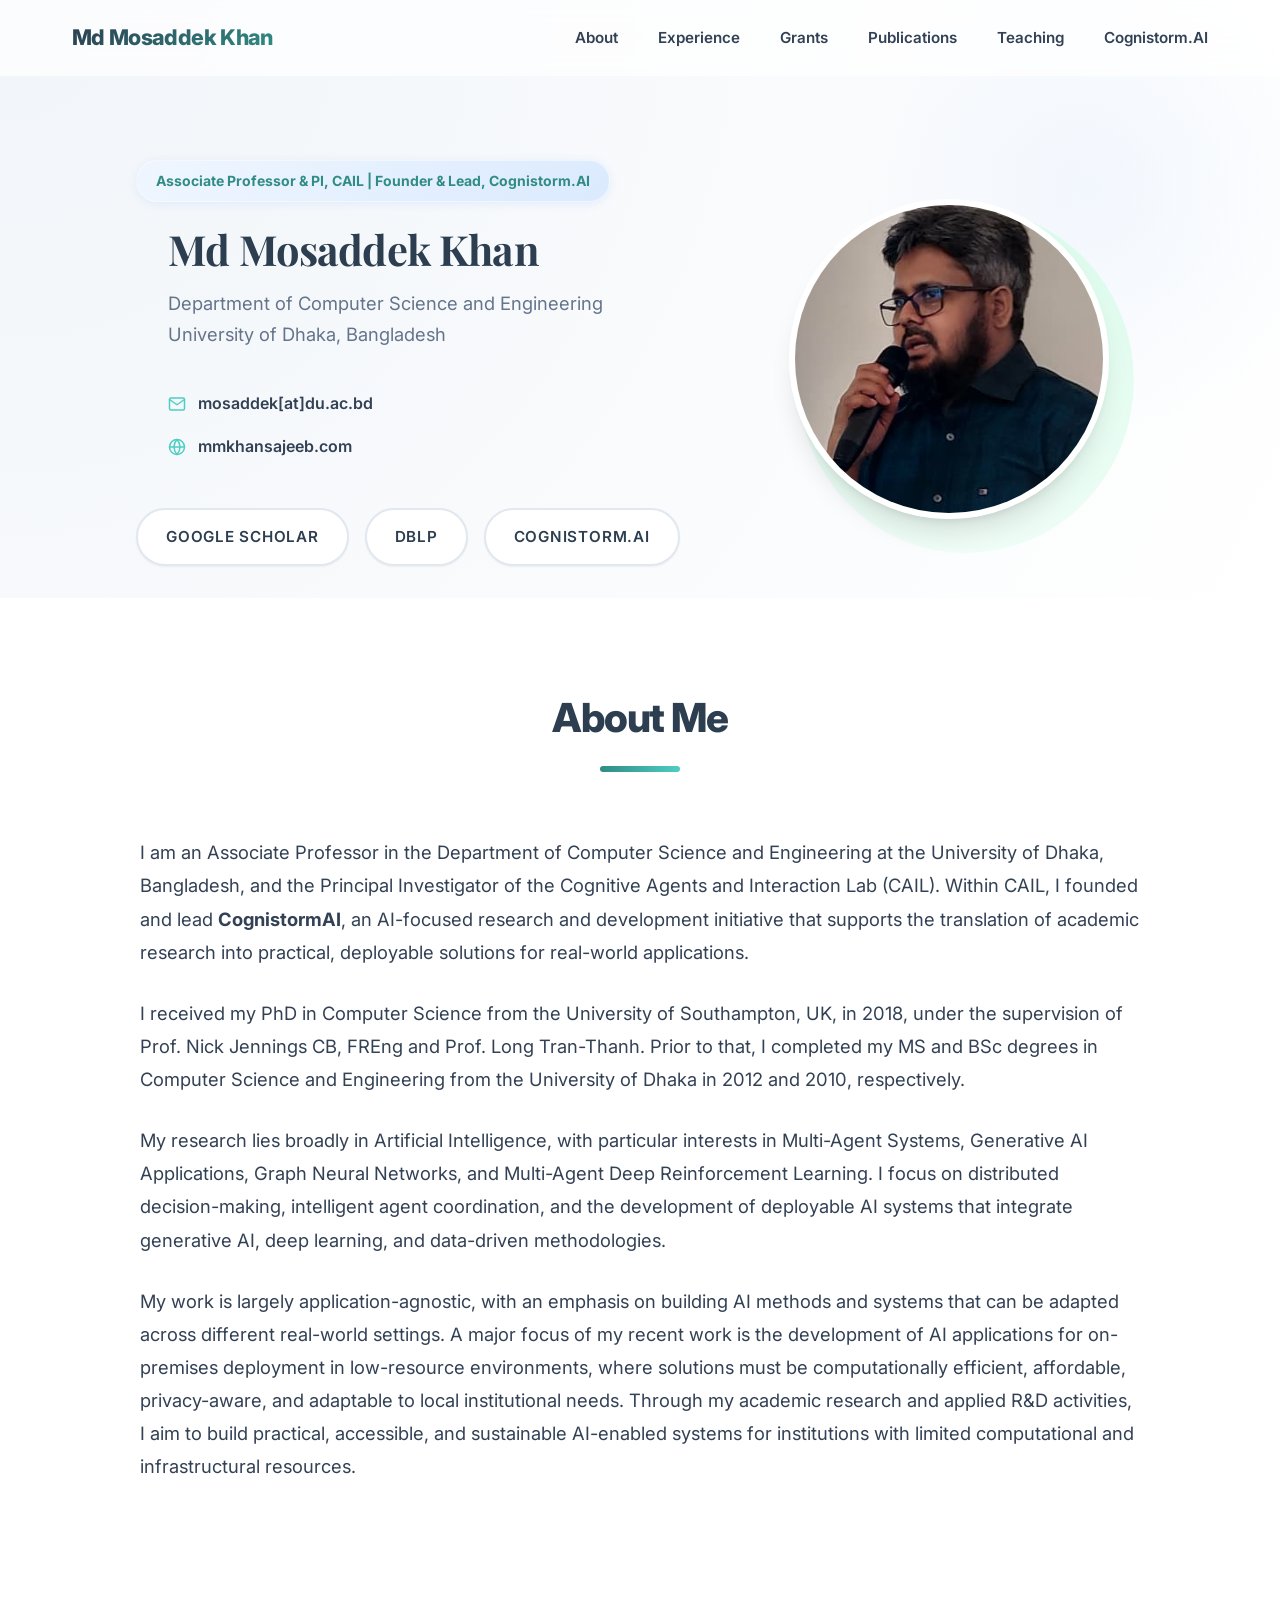
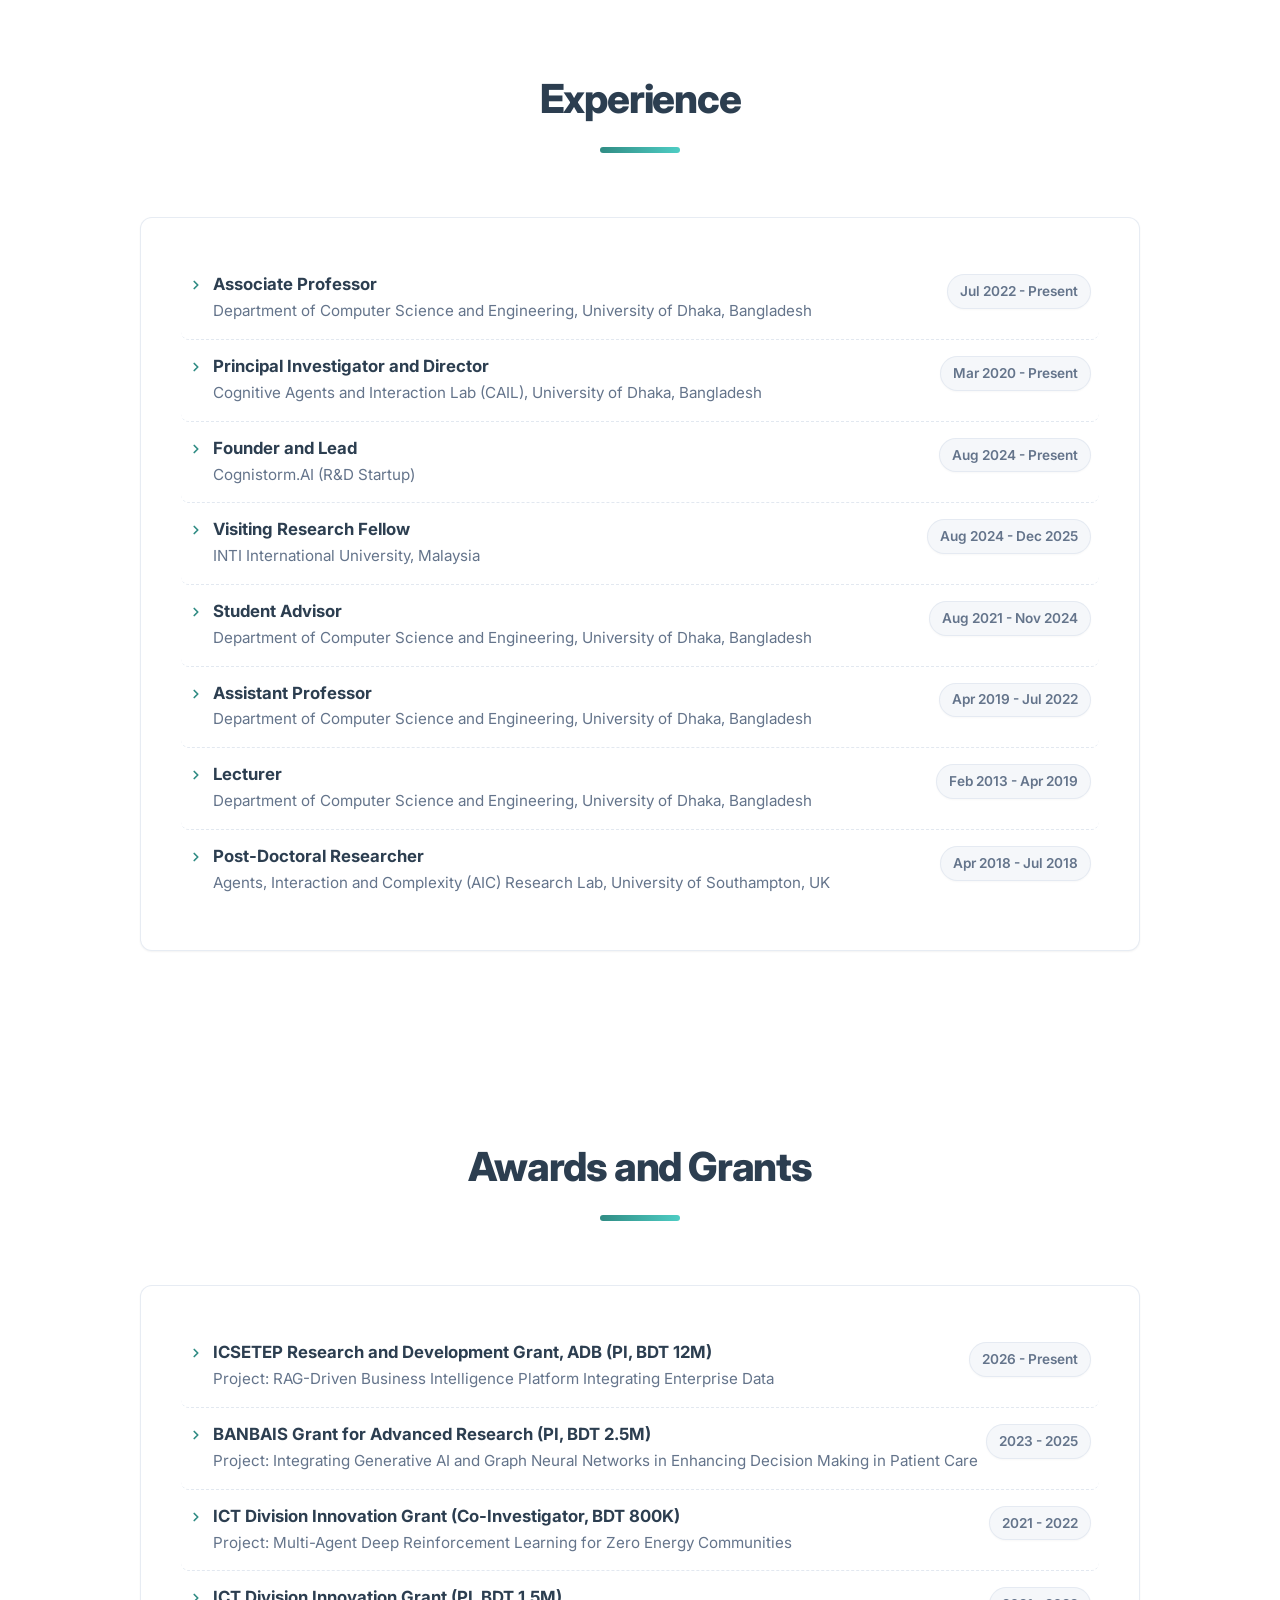
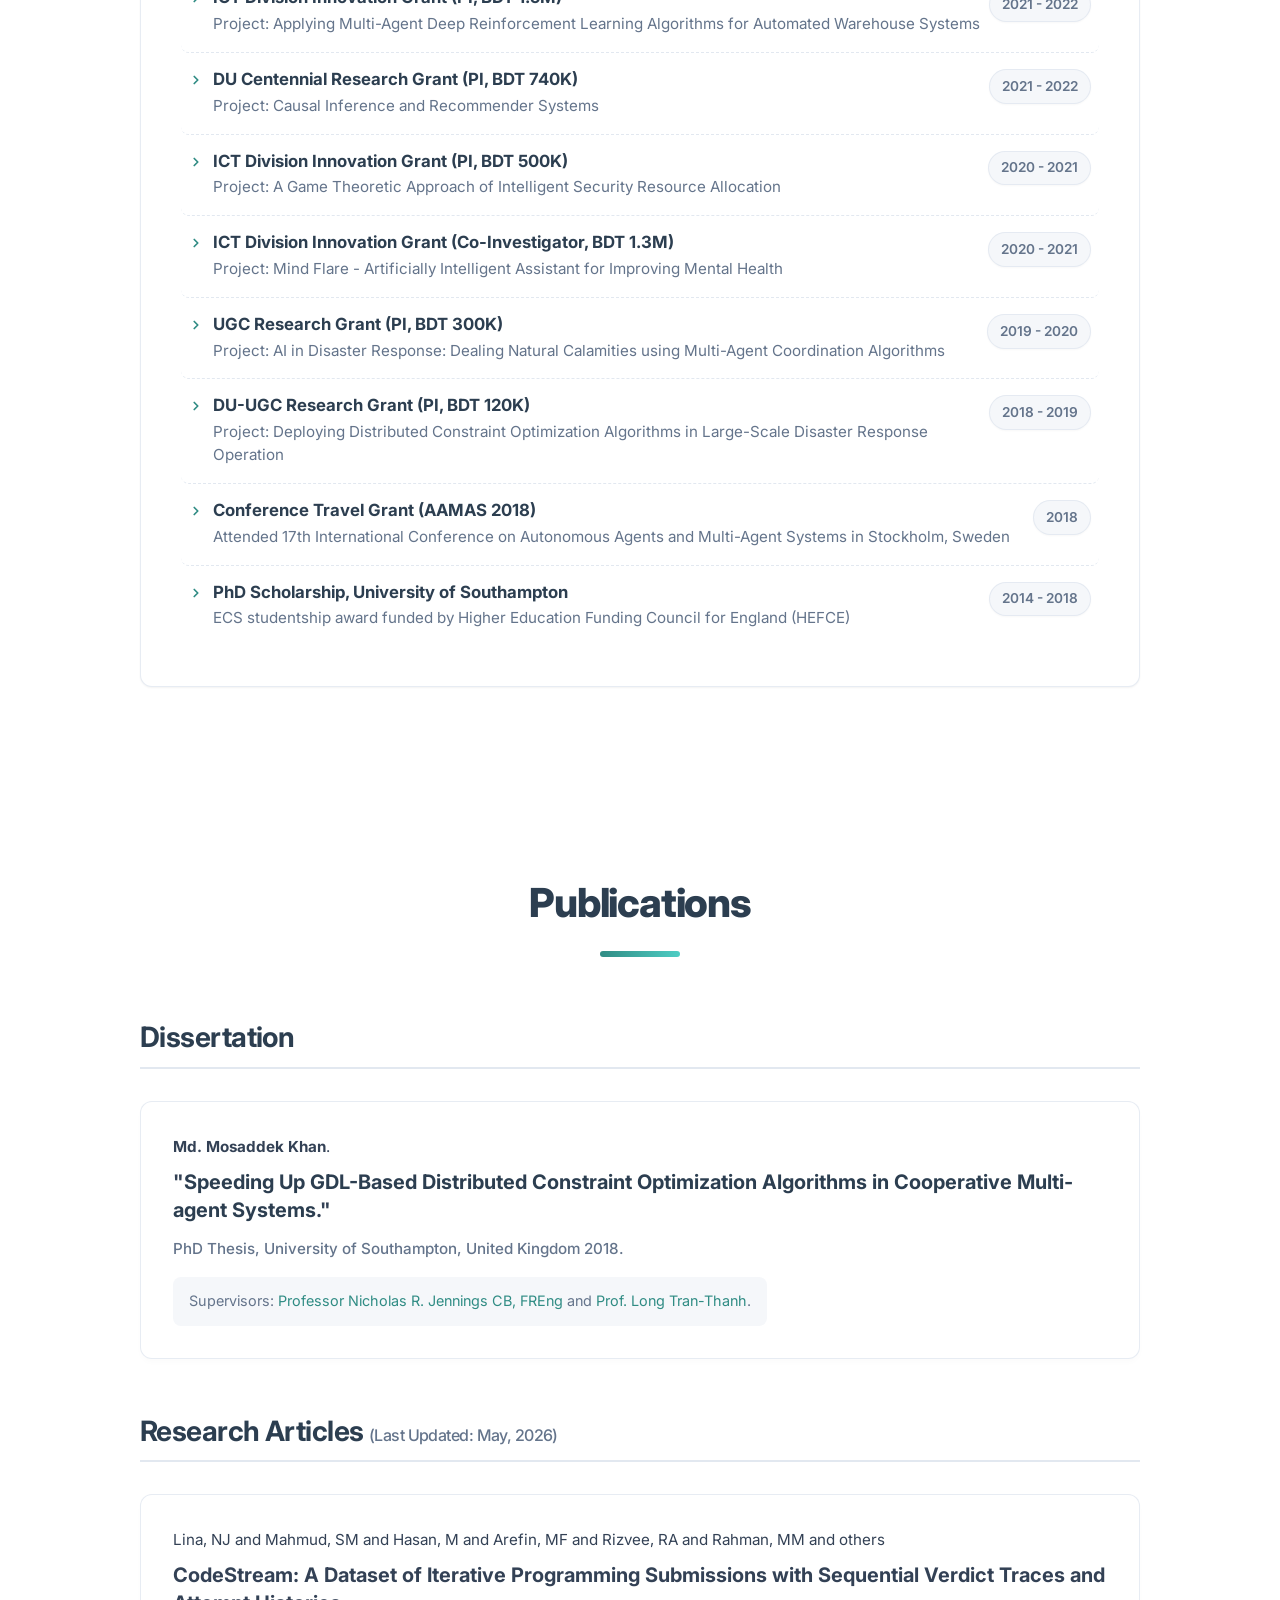
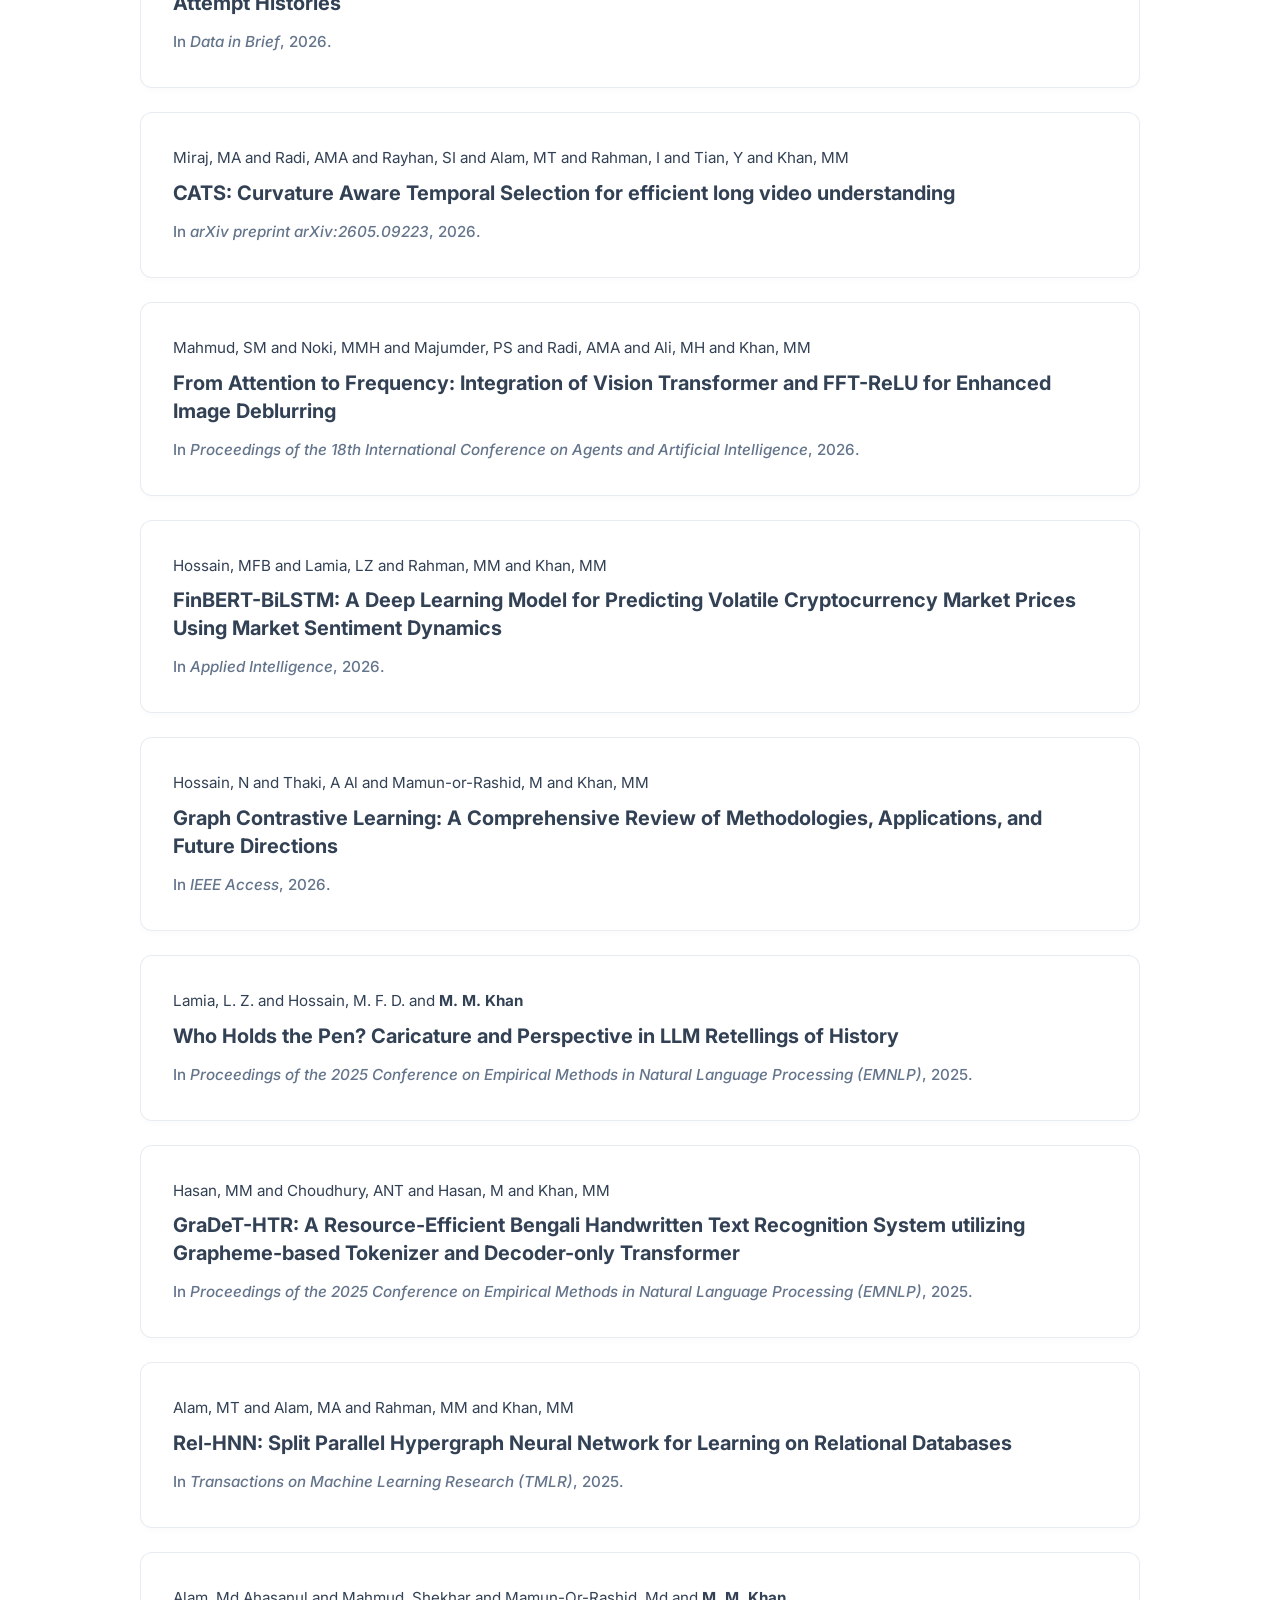
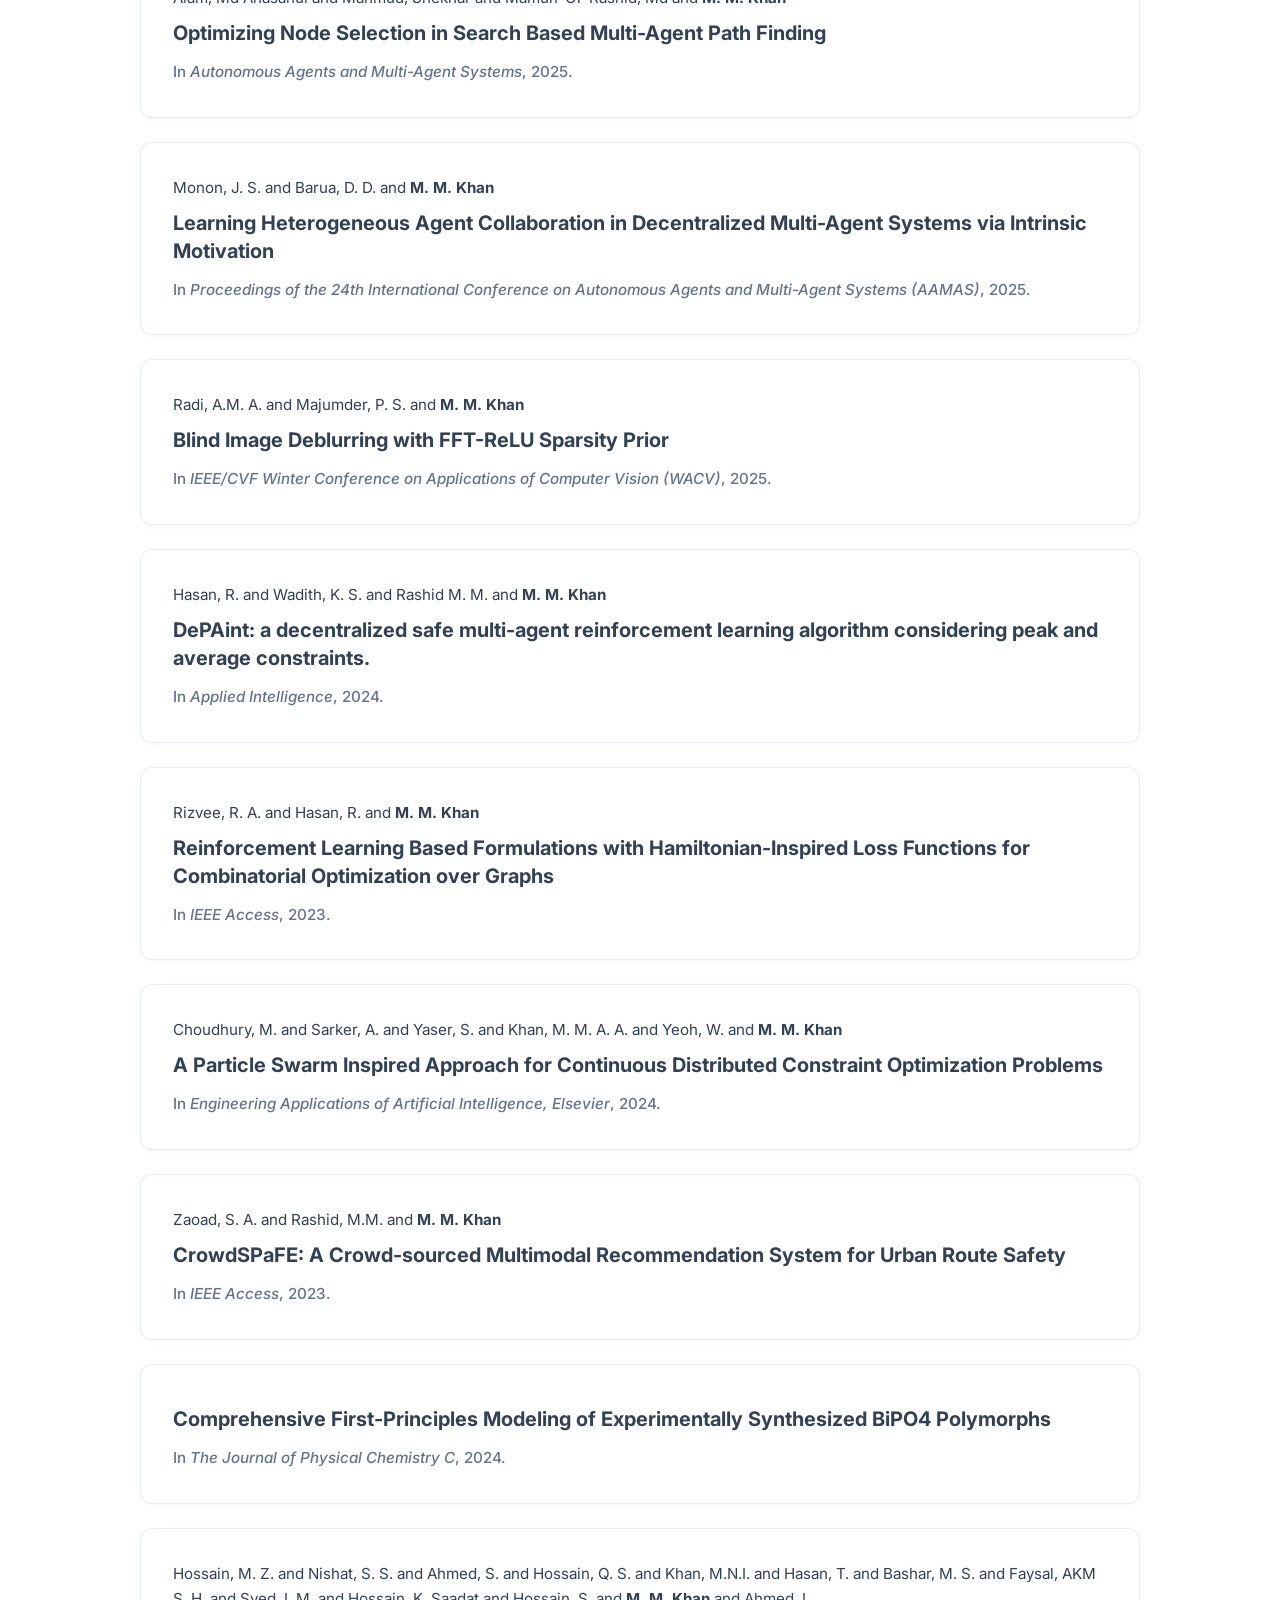
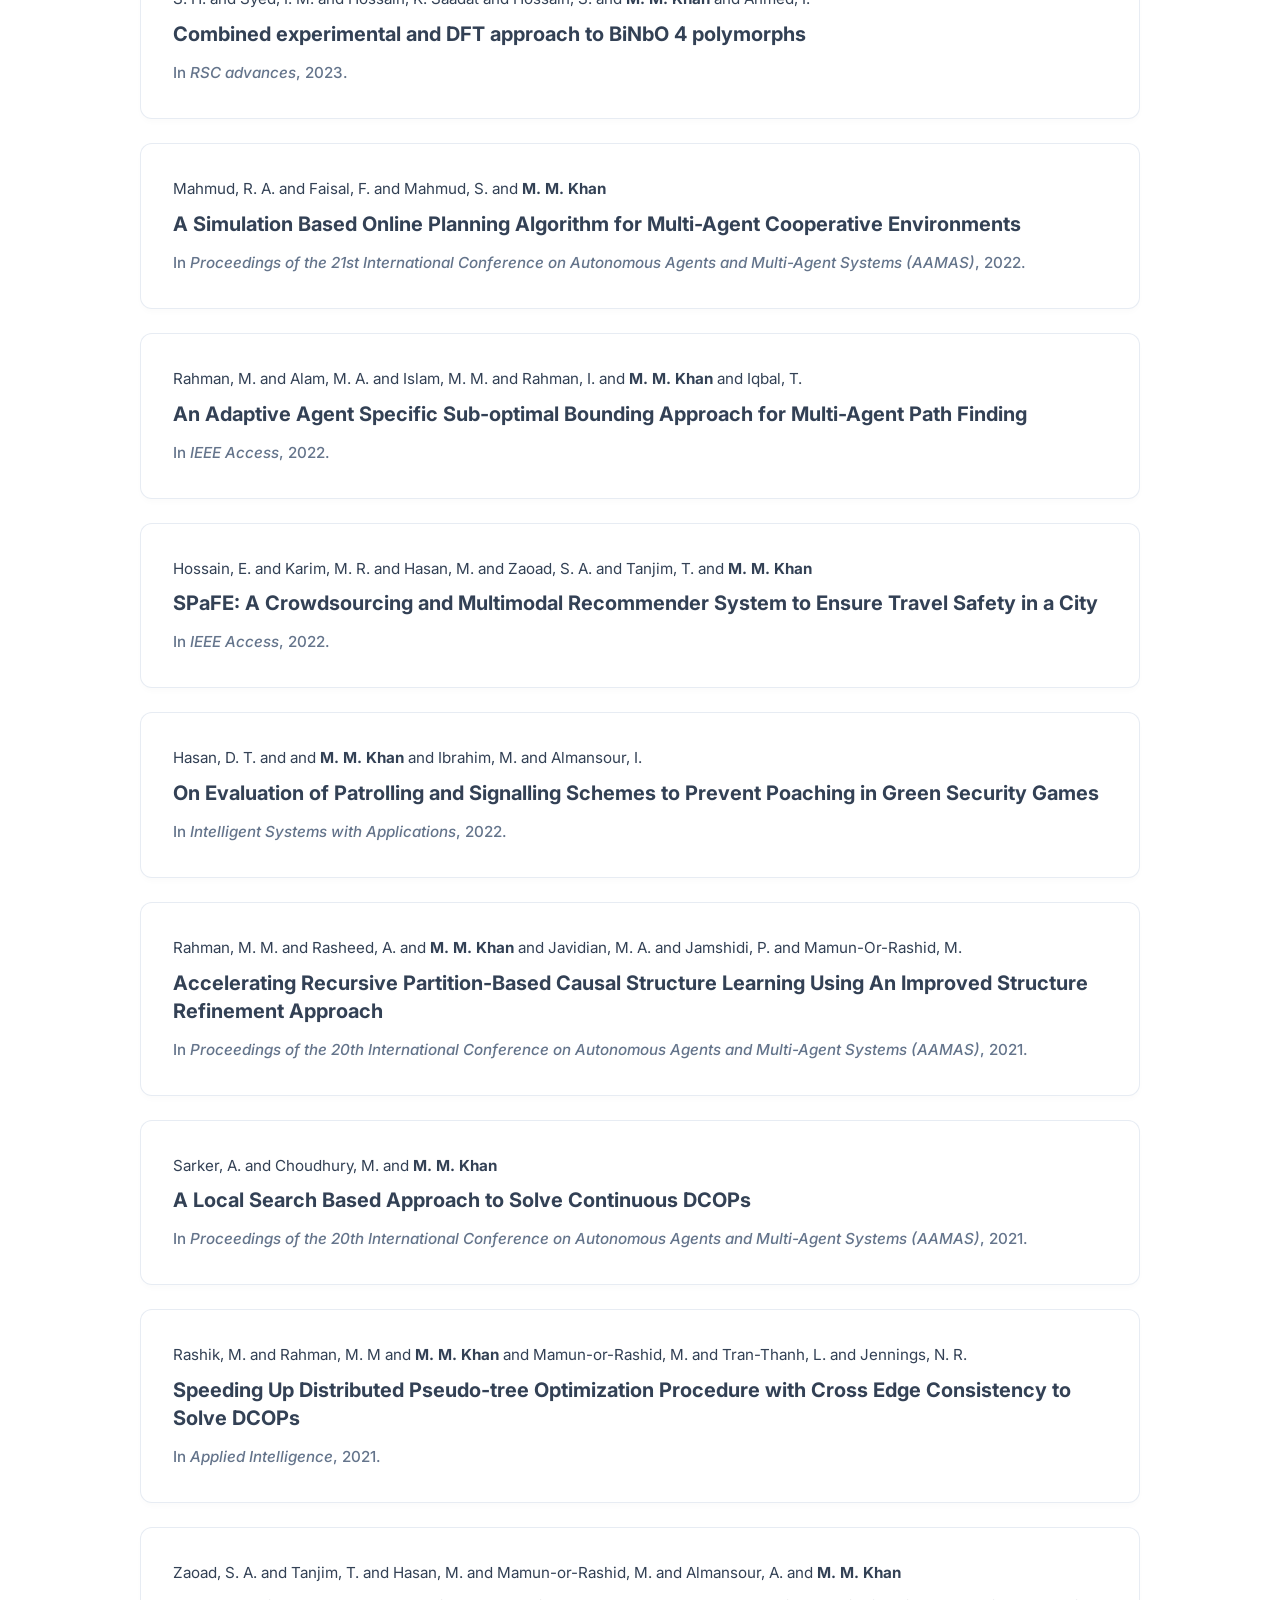
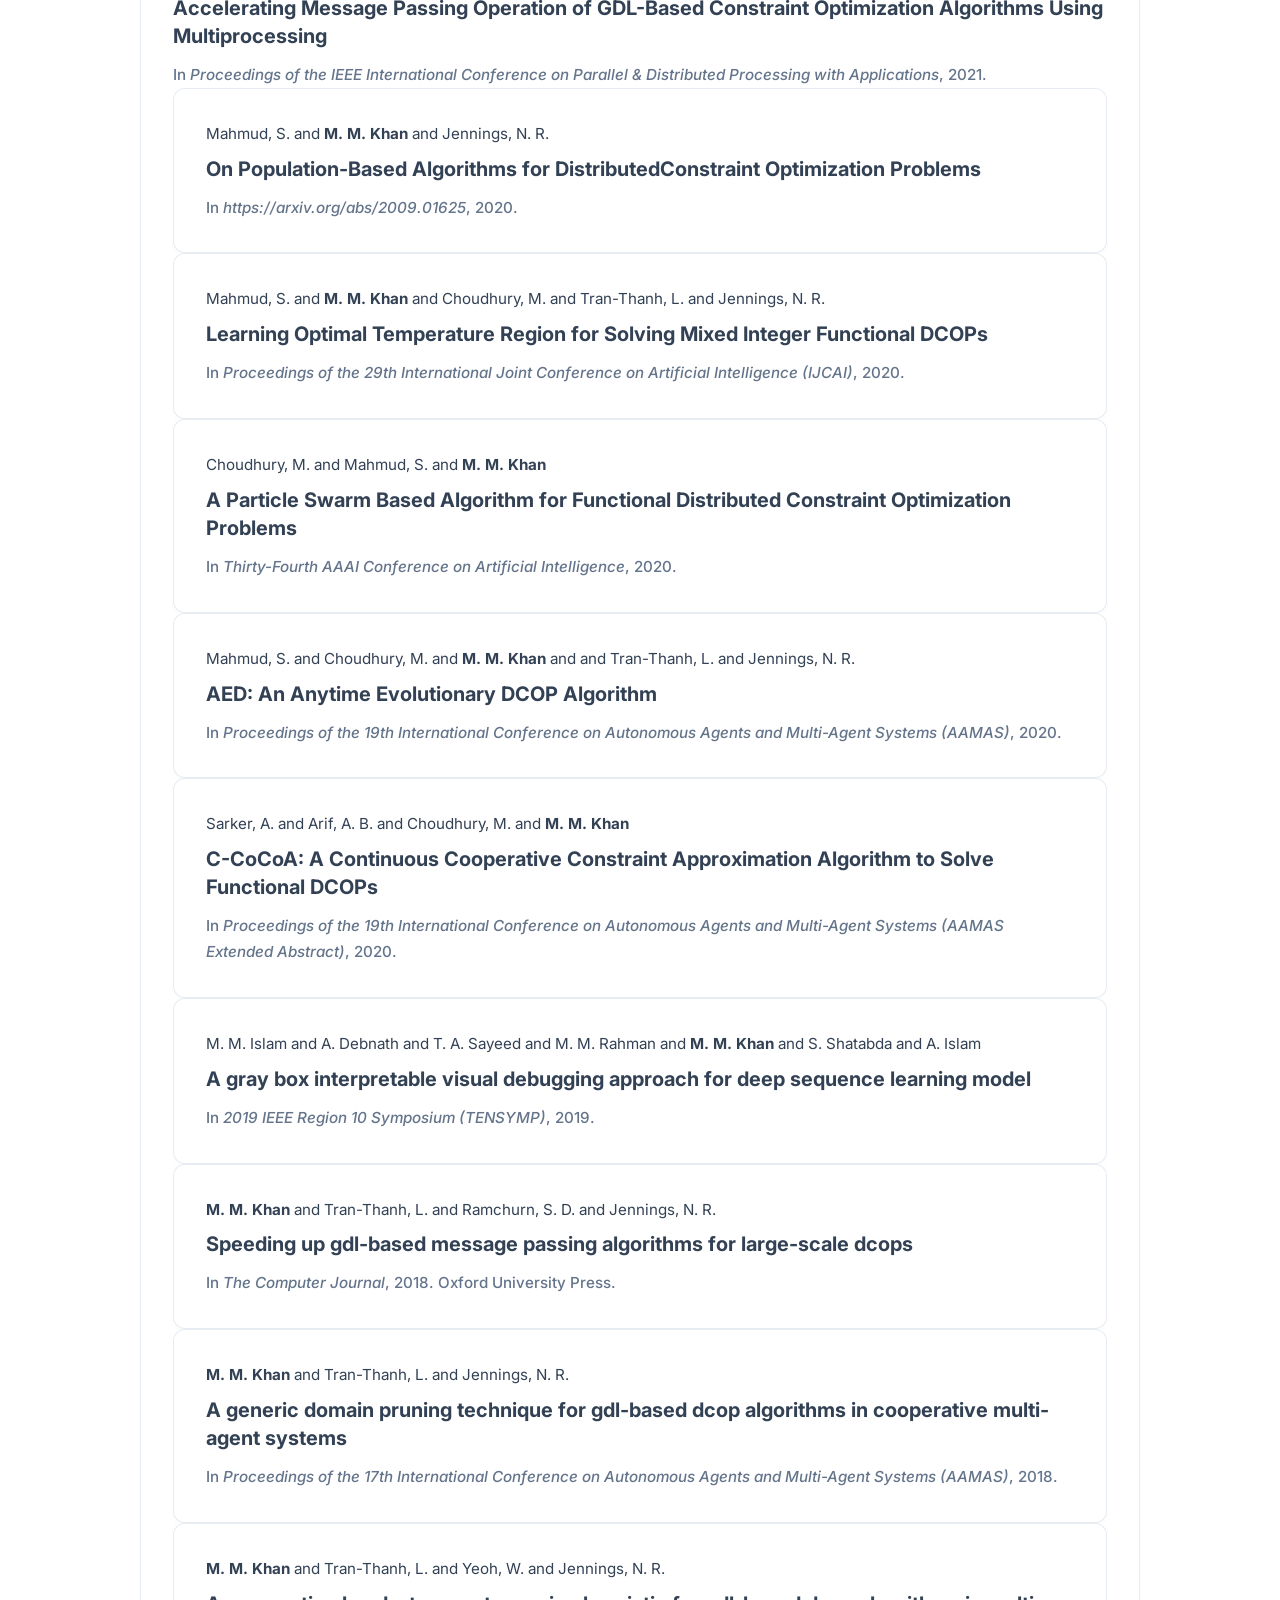
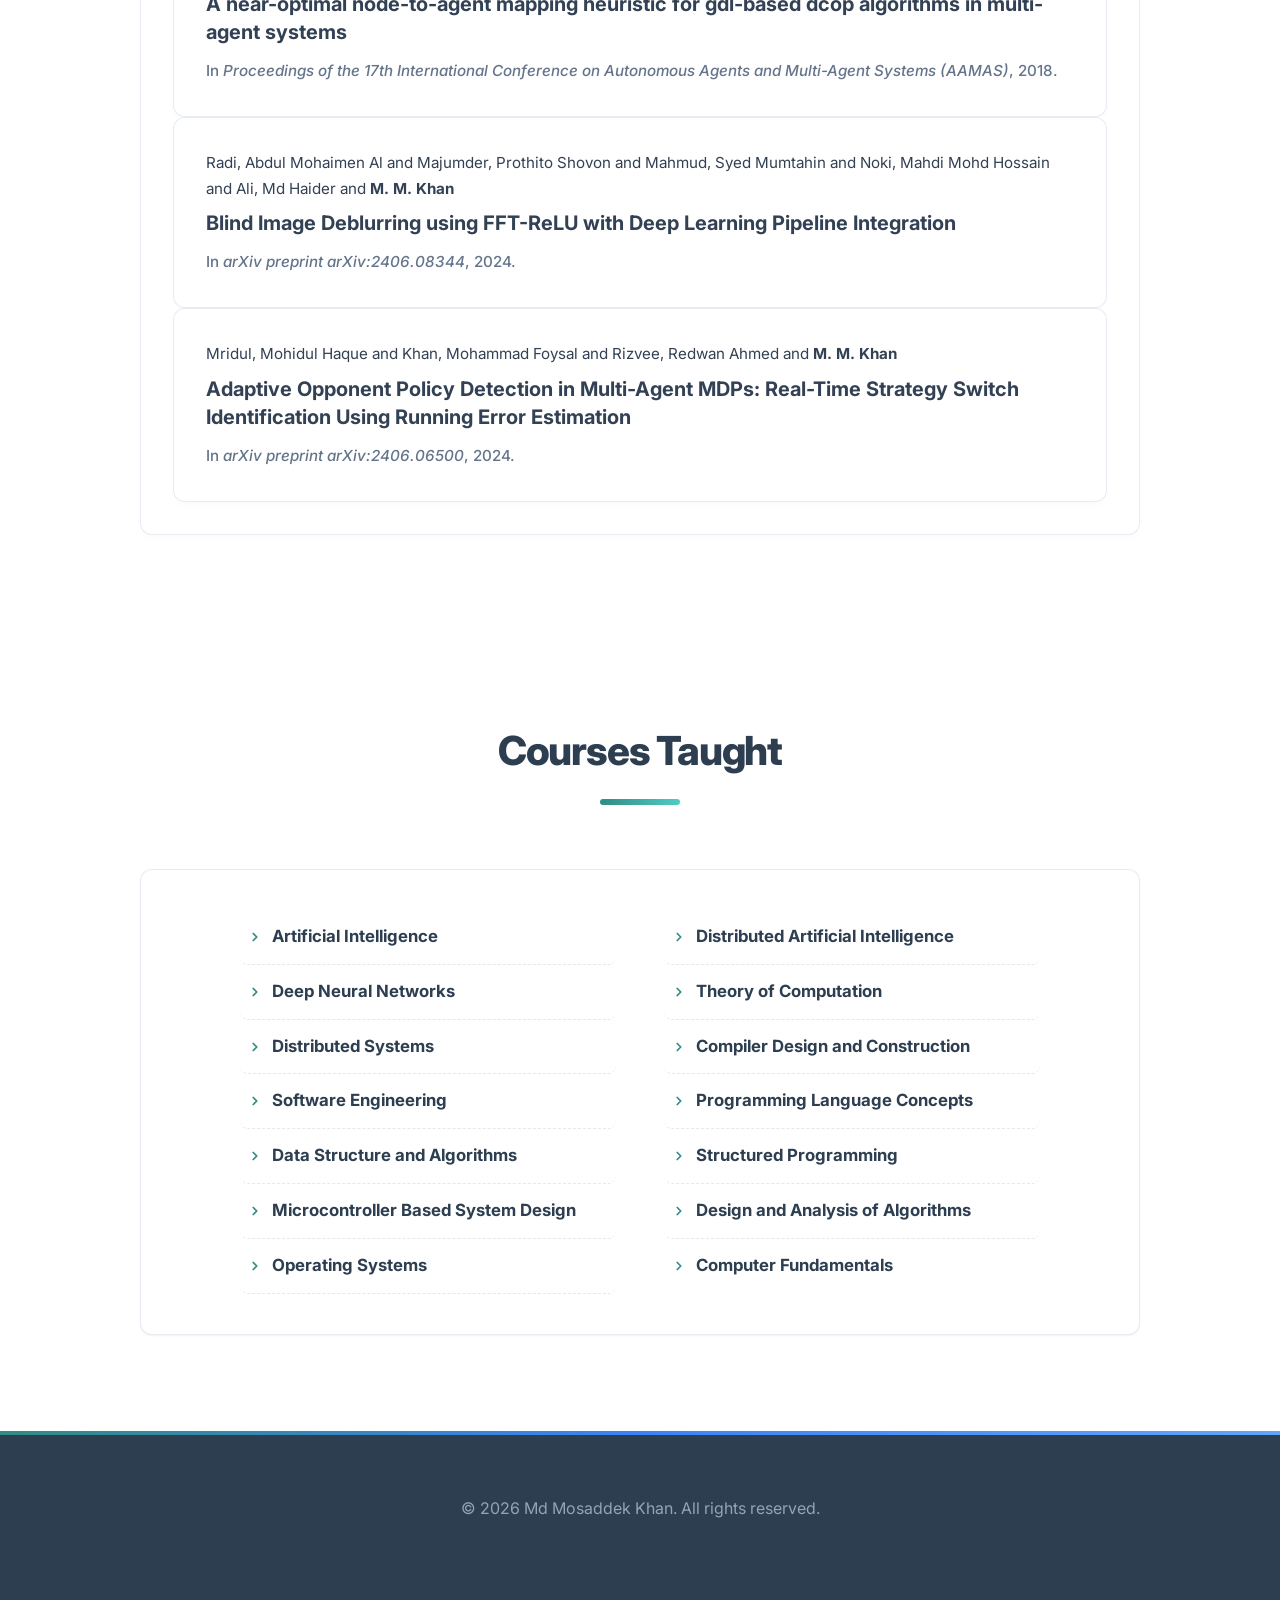
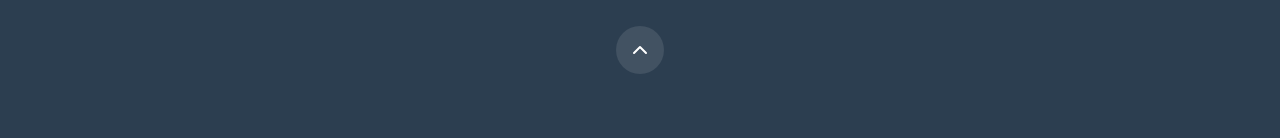
<file: index.html>
<!DOCTYPE html>
<html lang="en">

<head>
    <meta charset="utf-8">
    <meta name="viewport" content="width=device-width, initial-scale=1">
    <title>Md Mosaddek Khan - Academic Profile</title>
    <meta name="description"
        content="Academic Profile of Dr. Md Mosaddek Khan, Associate Professor, CSE, University of Dhaka.">
    <link rel="icon" type="image/svg+xml" href="favicon.svg">

    <!-- Google Fonts: Inter and Playfair Display -->
    <link rel="preconnect" href="https://fonts.googleapis.com">
    <link rel="preconnect" href="https://fonts.gstatic.com" crossorigin>
    <link
        href="https://fonts.googleapis.com/css2?family=Inter:wght@300;400;500;600;700&family=Playfair+Display:ital,wght@0,600;0,700;1,600;1,700&display=swap"
        rel="stylesheet">

    <!-- Custom CSS -->
    <link rel="stylesheet" href="style.css">
</head>

<body>

    <!-- Navigation -->
    <nav class="navbar" id="navbar">
        <div class="nav-container">
            <a href="#" class="brand">Md Mosaddek Khan</a>
            <ul class="nav-links" id="nav-links">
                <li><a href="#about">About</a></li>
                <li><a href="#experience">Experience</a></li>
                <li><a href="#grants">Grants</a></li>
                <li><a href="#publications">Publications</a></li>
                <li><a href="#teaching">Teaching</a></li>
                <li><a href="https://cognistorm.ai/" target="_blank">Cognistorm.AI</a></li>
            </ul>
            <div class="hamburger" id="hamburger">
                <span></span>
                <span></span>
                <span></span>
            </div>
        </div>
    </nav>

    <!-- Hero Section -->
    <header class="hero" id="home">
        <div class="hero-container">
            <div class="hero-content">
                <div class="badge">Associate Professor & PI, CAIL | Founder & Lead, Cognistorm.AI</div>
                <div class="hero-indent">
                    <h4 class="name">Md Mosaddek Khan</h4>
                <p class="affiliation">
                    Department of Computer Science and Engineering<br>
                    University of Dhaka, Bangladesh
                </p>
                <div class="contact-info">
                    <span class="contact-link">
                        <svg viewBox="0 0 24 24" width="18" height="18" stroke="currentColor" stroke-width="2"
                            fill="none" stroke-linecap="round" stroke-linejoin="round">
                            <path d="M4 4h16c1.1 0 2 .9 2 2v12c0 1.1-.9 2-2 2H4c-1.1 0-2-.9-2-2V6c0-1.1.9-2 2-2z">
                            </path>
                            <polyline points="22,6 12,13 2,6"></polyline>
                        </svg>
                        mosaddek[at]du.ac.bd
                    </span>
                    <a href="http://www.mmkhansajeeb.com/" class="contact-link">
                        <svg viewBox="0 0 24 24" width="18" height="18" stroke="currentColor" stroke-width="2"
                            fill="none" stroke-linecap="round" stroke-linejoin="round">
                            <circle cx="12" cy="12" r="10"></circle>
                            <line x1="2" y1="12" x2="22" y2="12"></line>
                            <path
                                d="M12 2a15.3 15.3 0 0 1 4 10 15.3 15.3 0 0 1-4 10 15.3 15.3 0 0 1-4-10 15.3 15.3 0 0 1 4-10z">
                            </path>
                        </svg>
                        mmkhansajeeb.com
                    </a>
                </div>
                </div>
                <div class="social-links">
                    <a href="https://scholar.google.com/citations?user=IIb6f_4AAAAJ&hl" target="_blank"
                        class="btn btn-outline">Google Scholar</a>
                    <a href="https://dblp.org/pers/k/Khan:Md=_Mosaddek.html" target="_blank"
                        class="btn btn-outline">DBLP</a>
                    <a href="https://cognistorm.ai/" target="_blank" class="btn btn-outline">Cognistorm.AI</a>
                </div>
            </div>
            <div class="hero-image-wrapper">
                <img src="photo.png" alt="Dr. Md Mosaddek Khan" class="hero-image">
                <div class="hero-image-bg"></div>
            </div>
        </div>
    </header>

    <main>
        <!-- About Section -->
        <section id="about" class="section">
            <div class="section-container">
                <div class="section-header">
                    <h2 class="section-title">About Me</h2>
                    <div class="section-line"></div>
                </div>
                <div class="about-content reveal">
                    <p>I am an Associate Professor in the Department of Computer Science and Engineering at the
                        University of Dhaka, Bangladesh, and the Principal Investigator of the Cognitive Agents and
                        Interaction Lab (CAIL). Within CAIL, I founded and lead <strong><a href="https://cognistorm.ai/"
                                target="_blank" style="color: inherit">CognistormAI</a></strong>, an
                        AI-focused research and development initiative that supports the translation of academic
                        research into practical, deployable solutions for real-world applications.</p>
                    <p>I received my PhD in Computer Science from the University of Southampton, UK, in 2018, under the
                        supervision of Prof. Nick Jennings CB, FREng and Prof. Long Tran-Thanh. Prior to that, I
                        completed my MS and BSc degrees in Computer Science and Engineering from the University of Dhaka
                        in 2012 and 2010, respectively.</p>
                    <p>My research lies broadly in Artificial Intelligence, with particular interests in
                        Multi-Agent Systems, Generative AI Applications, Graph Neural Networks, and Multi-Agent
                        Deep Reinforcement Learning. I focus on distributed decision-making, intelligent
                        agent coordination, and the development of deployable AI systems that integrate generative AI,
                        deep learning, and data-driven methodologies.
                    </p>
                    <p>My work is largely application-agnostic, with an emphasis on building AI methods and systems that
                        can be adapted across different real-world settings. A major focus of my recent work is the
                        development of AI applications for on-premises deployment in low-resource environments, where
                        solutions must be computationally efficient, affordable, privacy-aware, and adaptable to local
                        institutional needs. Through my academic research and applied R&D activities, I aim to build
                        practical, accessible, and sustainable AI-enabled systems for institutions with limited
                        computational and infrastructural resources.</p>
                </div>
            </div>
        </section>

        <!-- [News Section Commented Out]
        <section id="news" class="section section-light">
            <div class="section-container">
                <div class="section-header">
                    <h2 class="section-title">Recent News</h2>
                    <span class="section-subtitle">Last Updated: May 2026</span>
                    <div class="section-line"></div>
                </div>
                <div class="news-timeline">
                    <div class="news-item reveal">
                        <div class="news-date">2026</div>
                        <div class="news-text">Received <strong>ICSETEP Research and Development Grant</strong> (BDT
                            12M) funded by the Asian Development Bank (ADB).</div>
                    </div>
                    <div class="news-item reveal">
                        <div class="news-date">2026</div>
                        <div class="news-text">Paper "<em>CodeStream: A Dataset of Iterative Programming
                                Submissions</em>" published in <strong>Data in Brief</strong>.</div>
                    </div>
                    <div class="news-item reveal">
                        <div class="news-date">2026</div>
                        <div class="news-text">Paper "<em>FinBERT-BiLSTM: A Deep Learning Model for Predicting Volatile
                                Cryptocurrency Market Prices</em>" published in <strong>Applied Intelligence</strong>.
                        </div>
                    </div>
                    <div class="news-item reveal">
                        <div class="news-date">2025</div>
                        <div class="news-text">Paper "<em>Who Holds the Pen? Caricature and Perspective in LLM
                                Retellings of History</em>" accepted to <strong>EMNLP 2025</strong>.</div>
                    </div>
                    <div class="news-item reveal">
                        <div class="news-date">2025</div>
                        <div class="news-text">Paper "<em>Learning Heterogeneous Agent Collaboration in Decentralized
                                Multi-Agent Systems via Intrinsic Motivation</em>" accepted to <strong>AAMAS
                                2025</strong>.</div>
                    </div>
                    <div class="news-item reveal">
                        <div class="news-date">2023</div>
                        <div class="news-text">Received <strong>BANBAIS Grant for Advanced Research</strong> (BDT 2.5M)
                            for integrating Generative AI and GNNs in Patient Care.</div>
                    </div>
                </div>
            </div>
        </section>
        -->

        <!-- Experience Section -->
        <section id="experience" class="section">
            <div class="section-container">
                <div class="section-header">
                    <h2 class="section-title">Experience</h2>
                    <div class="section-line"></div>
                </div>

                <div class="teaching-grid">
                    <div class="teaching-card reveal" style="grid-column: span 2;">
                        <ul class="course-list">
                            <li>
                                <div class="list-content">
                                    <div class="list-title">Associate Professor</div>
                                    <div class="list-subtitle">Department of Computer Science and Engineering,
                                        University of Dhaka, Bangladesh</div>
                                </div>
                                <span class="badge-date">Jul 2022 - Present</span>
                            </li>
                            <li>
                                <div class="list-content">
                                    <div class="list-title">Principal Investigator and Director</div>
                                    <div class="list-subtitle">Cognitive Agents and Interaction Lab (CAIL), University
                                        of Dhaka, Bangladesh</div>
                                </div>
                                <span class="badge-date">Mar 2020 - Present</span>
                            </li>
                            <li>
                                <div class="list-content">
                                    <div class="list-title">Founder and Lead</div>
                                    <div class="list-subtitle">Cognistorm.AI (R&D Startup)</div>
                                </div>
                                <span class="badge-date">Aug 2024 - Present</span>
                            </li>
                            <li>
                                <div class="list-content">
                                    <div class="list-title">Visiting Research Fellow</div>
                                    <div class="list-subtitle">INTI International University, Malaysia</div>
                                </div>
                                <span class="badge-date">Aug 2024 - Dec 2025</span>
                            </li>
                            <li>
                                <div class="list-content">
                                    <div class="list-title">Student Advisor</div>
                                    <div class="list-subtitle">Department of Computer Science and Engineering,
                                        University of Dhaka, Bangladesh</div>
                                </div>
                                <span class="badge-date">Aug 2021 - Nov 2024</span>
                            </li>
                            <li>
                                <div class="list-content">
                                    <div class="list-title">Assistant Professor</div>
                                    <div class="list-subtitle">Department of Computer Science and Engineering,
                                        University of Dhaka, Bangladesh</div>
                                </div>
                                <span class="badge-date">Apr 2019 - Jul 2022</span>
                            </li>
                            <li>
                                <div class="list-content">
                                    <div class="list-title">Lecturer</div>
                                    <div class="list-subtitle">Department of Computer Science and Engineering,
                                        University of Dhaka, Bangladesh</div>
                                </div>
                                <span class="badge-date">Feb 2013 - Apr 2019</span>
                            </li>
                            <li>
                                <div class="list-content">
                                    <div class="list-title">Post-Doctoral Researcher</div>
                                    <div class="list-subtitle">Agents, Interaction and Complexity (AIC) Research Lab,
                                        University of Southampton, UK</div>
                                </div>
                                <span class="badge-date">Apr 2018 - Jul 2018</span>
                            </li>

                        </ul>
                    </div>
                </div>
            </div>
        </section>

        <!-- Grants Section -->
        <section id="grants" class="section">
            <div class="section-container">
                <div class="section-header">
                    <h2 class="section-title">Awards and Grants</h2>
                    <div class="section-line"></div>
                </div>

                <div class="teaching-grid">
                    <div class="teaching-card reveal" style="grid-column: span 2;">
                        <ul class="course-list">
                            <li>
                                <div class="list-content">
                                    <div class="list-title">ICSETEP Research and Development Grant, ADB (PI, BDT 12M)
                                    </div>
                                    <div class="list-subtitle">Project: RAG-Driven Business Intelligence Platform
                                        Integrating Enterprise Data</div>
                                </div>
                                <span class="badge-date">2026 - Present</span>
                            </li>
                            <li>
                                <div class="list-content">
                                    <div class="list-title">BANBAIS Grant for Advanced Research (PI, BDT 2.5M)</div>
                                    <div class="list-subtitle">Project: Integrating Generative AI and Graph Neural
                                        Networks in Enhancing Decision Making in Patient Care</div>
                                </div>
                                <span class="badge-date">2023 - 2025</span>
                            </li>
                            <li>
                                <div class="list-content">
                                    <div class="list-title">ICT Division Innovation Grant (Co-Investigator, BDT 800K)
                                    </div>
                                    <div class="list-subtitle">Project: Multi-Agent Deep Reinforcement Learning for Zero
                                        Energy Communities</div>
                                </div>
                                <span class="badge-date">2021 - 2022</span>
                            </li>
                            <li>
                                <div class="list-content">
                                    <div class="list-title">ICT Division Innovation Grant (PI, BDT 1.5M)</div>
                                    <div class="list-subtitle">Project: Applying Multi-Agent Deep Reinforcement Learning
                                        Algorithms for Automated Warehouse Systems</div>
                                </div>
                                <span class="badge-date">2021 - 2022</span>
                            </li>
                            <li>
                                <div class="list-content">
                                    <div class="list-title">DU Centennial Research Grant (PI, BDT 740K)</div>
                                    <div class="list-subtitle">Project: Causal Inference and Recommender Systems</div>
                                </div>
                                <span class="badge-date">2021 - 2022</span>
                            </li>
                            <li>
                                <div class="list-content">
                                    <div class="list-title">ICT Division Innovation Grant (PI, BDT 500K)</div>
                                    <div class="list-subtitle">Project: A Game Theoretic Approach of Intelligent
                                        Security Resource Allocation</div>
                                </div>
                                <span class="badge-date">2020 - 2021</span>
                            </li>
                            <li>
                                <div class="list-content">
                                    <div class="list-title">ICT Division Innovation Grant (Co-Investigator, BDT 1.3M)
                                    </div>
                                    <div class="list-subtitle">Project: Mind Flare - Artificially Intelligent Assistant
                                        for Improving Mental Health</div>
                                </div>
                                <span class="badge-date">2020 - 2021</span>
                            </li>
                            <li>
                                <div class="list-content">
                                    <div class="list-title">UGC Research Grant (PI, BDT 300K)</div>
                                    <div class="list-subtitle">Project: AI in Disaster Response: Dealing Natural
                                        Calamities using Multi-Agent Coordination Algorithms</div>
                                </div>
                                <span class="badge-date">2019 - 2020</span>
                            </li>
                            <li>
                                <div class="list-content">
                                    <div class="list-title">DU-UGC Research Grant (PI, BDT 120K)</div>
                                    <div class="list-subtitle">Project: Deploying Distributed Constraint Optimization
                                        Algorithms in Large-Scale Disaster Response Operation</div>
                                </div>
                                <span class="badge-date">2018 - 2019</span>
                            </li>
                            <li>
                                <div class="list-content">
                                    <div class="list-title">Conference Travel Grant (AAMAS 2018)</div>
                                    <div class="list-subtitle">Attended 17th International Conference on Autonomous
                                        Agents and Multi-Agent Systems in Stockholm, Sweden</div>
                                </div>
                                <span class="badge-date">2018</span>
                            </li>
                            <li>
                                <div class="list-content">
                                    <div class="list-title">PhD Scholarship, University of Southampton</div>
                                    <div class="list-subtitle">ECS studentship award funded by Higher Education Funding
                                        Council for England (HEFCE)</div>
                                </div>
                                <span class="badge-date">2014 - 2018</span>
                            </li>
                            <!-- [Older Scholarships Commented Out]
                            <li>
                                <div class="list-content">
                                    <div class="list-title">Undergraduate Scholarship, University of Dhaka</div>
                                    <div class="list-subtitle">Scholarship for Bachelor of Science (BSc) result</div>
                                </div>
                                <span class="badge-date">2010</span>
                            </li>
                            <li>
                                <div class="list-content">
                                    <div class="list-title">Board Scholarship, Dhaka Board</div>
                                    <div class="list-subtitle">Scholarship for Higher Secondary Certificate (HSC)
                                        examination result</div>
                                </div>
                                <span class="badge-date">2004</span>
                            </li>
                            <li>
                                <div class="list-content">
                                    <div class="list-title">Junior School Scholarship, Rajshahi Board</div>
                                    <div class="list-subtitle">Scholarship examination at Class-VIII</div>
                                </div>
                                <span class="badge-date">2000</span>
                            </li>
                            -->
                        </ul>
                    </div>
                </div>
            </div>
        </section>

        <!-- Publications Section -->
        <section id="publications" class="section">
            <div class="section-container">
                <div class="section-header">
                    <h2 class="section-title">Publications</h2>
                    <div class="section-line"></div>
                </div>

                <h3 class="subsection-title">Dissertation</h3>
                <div class="pub-card reveal">
                    <div class="pub-content">
                        <div class="pub-authors"><strong>Md. Mosaddek Khan</strong>.</div>
                        <div class="pub-title">"<a href="https://eprints.soton.ac.uk/421047/" target="_blank"
                                rel="noopener noreferrer">Speeding Up GDL-Based Distributed Constraint Optimization
                                Algorithms in Cooperative Multi-agent Systems</a>."</div>
                        <div class="pub-venue">PhD Thesis, University of Southampton, United Kingdom 2018.</div>
                        <div class="pub-notes">Supervisors: <a
                                href="https://www.lboro.ac.uk/services/vco/smt/vc-prof-jennings/"
                                target="_blank">Professor Nicholas R. Jennings CB, FREng</a> and <a
                                href="https://human-agentlearning.github.io/" target="_blank">Prof. Long Tran-Thanh</a>.
                        </div>
                    </div>
                </div>

                <h3 class="subsection-title">Research Articles <span class="section-subtitle">(Last Updated: May,
                        2026)</span></h3>

                <div class="pub-list">
                    <div class="pub-card reveal">
                        <div class="pub-content">
                            <div class="pub-authors">Lina, NJ and Mahmud, SM and Hasan, M and Arefin, MF and Rizvee, RA
                                and Rahman, MM and others</div>
                            <div class="pub-title">CodeStream: A Dataset of Iterative Programming Submissions with
                                Sequential Verdict Traces and Attempt Histories</div>
                            <div class="pub-venue">In <em>Data in Brief</em>, 2026.</div>
                        </div>
                    </div>
                    <div class="pub-card reveal">
                        <div class="pub-content">
                            <div class="pub-authors">Miraj, MA and Radi, AMA and Rayhan, SI and Alam, MT and Rahman, I
                                and Tian, Y and Khan, MM</div>
                            <div class="pub-title">CATS: Curvature Aware Temporal Selection for efficient long video
                                understanding</div>
                            <div class="pub-venue">In <em>arXiv preprint arXiv:2605.09223</em>, 2026.</div>
                        </div>
                    </div>
                    <div class="pub-card reveal">
                        <div class="pub-content">
                            <div class="pub-authors">Mahmud, SM and Noki, MMH and Majumder, PS and Radi, AMA and Ali, MH
                                and Khan, MM</div>
                            <div class="pub-title">From Attention to Frequency: Integration of Vision Transformer and
                                FFT-ReLU for Enhanced Image Deblurring</div>
                            <div class="pub-venue">In <em>Proceedings of the 18th International Conference on Agents and
                                    Artificial Intelligence</em>, 2026.</div>
                        </div>
                    </div>
                    <div class="pub-card reveal">
                        <div class="pub-content">
                            <div class="pub-authors">Hossain, MFB and Lamia, LZ and Rahman, MM and Khan, MM</div>
                            <div class="pub-title">FinBERT-BiLSTM: A Deep Learning Model for Predicting Volatile
                                Cryptocurrency Market Prices Using Market Sentiment Dynamics</div>
                            <div class="pub-venue">In <em>Applied Intelligence</em>, 2026.</div>
                        </div>
                    </div>
                    <div class="pub-card reveal">
                        <div class="pub-content">
                            <div class="pub-authors">Hossain, N and Thaki, A Al and Mamun-or-Rashid, M and Khan, MM
                            </div>
                            <div class="pub-title">Graph Contrastive Learning: A Comprehensive Review of Methodologies,
                                Applications, and Future Directions</div>
                            <div class="pub-venue">In <em>IEEE Access</em>, 2026.</div>
                        </div>
                    </div>
                    <div class="pub-card reveal">
                        <div class="pub-content">
                            <div class="pub-authors">Lamia, L. Z. and Hossain, M. F. D. and <strong>M. M. Khan</strong>
                            </div>
                            <div class="pub-title">Who Holds the Pen? Caricature and Perspective in LLM Retellings of
                                History</div>
                            <div class="pub-venue">In <em>Proceedings of the 2025 Conference on Empirical Methods in
                                    Natural Language Processing (EMNLP)</em>, 2025.</div>
                        </div>
                    </div>
                    <div class="pub-card reveal">
                        <div class="pub-content">
                            <div class="pub-authors">Hasan, MM and Choudhury, ANT and Hasan, M and Khan, MM</div>
                            <div class="pub-title">GraDeT-HTR: A Resource-Efficient Bengali Handwritten Text Recognition
                                System utilizing Grapheme-based Tokenizer and Decoder-only Transformer</div>
                            <div class="pub-venue">In <em>Proceedings of the 2025 Conference on Empirical Methods in
                                    Natural Language Processing (EMNLP)</em>, 2025.</div>
                        </div>
                    </div>
                    <div class="pub-card reveal">
                        <div class="pub-content">
                            <div class="pub-authors">Alam, MT and Alam, MA and Rahman, MM and Khan, MM</div>
                            <div class="pub-title">Rel-HNN: Split Parallel Hypergraph Neural Network for Learning on
                                Relational Databases</div>
                            <div class="pub-venue">In <em>Transactions on Machine Learning Research (TMLR)</em>, 2025.
                            </div>
                        </div>
                    </div>

                    <div class="pub-card reveal">
                        <div class="pub-content">
                            <div class="pub-authors">Alam, Md Ahasanul and Mahmud, Shekhar and Mamun-Or-Rashid, Md and
                                <strong>M. M. Khan</strong>
                            </div>
                            <div class="pub-title">Optimizing Node Selection in Search Based Multi-Agent Path Finding
                            </div>
                            <div class="pub-venue">In <em>Autonomous Agents and Multi-Agent Systems</em>, 2025.</div>
                        </div>
                    </div>
                    <div class="pub-card reveal">
                        <div class="pub-content">
                            <div class="pub-authors">Monon, J. S. and Barua, D. D. and <strong>M. M. Khan</strong></div>
                            <div class="pub-title">Learning Heterogeneous Agent Collaboration in Decentralized
                                Multi-Agent Systems via Intrinsic Motivation</div>
                            <div class="pub-venue">In <em>Proceedings of the 24th International Conference on Autonomous
                                    Agents and Multi-Agent Systems (AAMAS)</em>, 2025.</div>
                        </div>
                    </div>
                    <div class="pub-card reveal">
                        <div class="pub-content">
                            <div class="pub-authors">Radi, A.M. A. and Majumder, P. S. and <strong>M. M. Khan</strong>
                            </div>
                            <div class="pub-title">Blind Image Deblurring with FFT-ReLU Sparsity Prior</div>
                            <div class="pub-venue">In <em>IEEE/CVF Winter Conference on Applications of Computer Vision
                                    (WACV)</em>, 2025.</div>
                        </div>
                    </div>
                    <div class="pub-card reveal">
                        <div class="pub-content">
                            <div class="pub-authors">Hasan, R. and Wadith, K. S. and Rashid M. M. and <strong>M. M.
                                    Khan</strong></div>
                            <div class="pub-title">DePAint: a decentralized safe multi-agent reinforcement learning
                                algorithm considering peak and average constraints.</div>
                            <div class="pub-venue">In <em>Applied Intelligence</em>, 2024.</div>
                        </div>
                    </div>
                    <div class="pub-card reveal">
                        <div class="pub-content">
                            <div class="pub-authors"> Rizvee, R. A. and Hasan, R. and <strong>M. M. Khan</strong></div>
                            <div class="pub-title">Reinforcement Learning Based Formulations with Hamiltonian-Inspired
                                Loss Functions for Combinatorial Optimization over Graphs</div>
                            <div class="pub-venue">In <em>IEEE Access</em>, 2023.</div>
                        </div>
                    </div>
                    <div class="pub-card reveal">
                        <div class="pub-content">
                            <div class="pub-authors">Choudhury, M. and Sarker, A. and Yaser, S. and Khan, M. M. A. A.
                                and Yeoh, W. and <strong>M. M. Khan</strong></div>
                            <div class="pub-title">A Particle Swarm Inspired Approach for Continuous Distributed
                                Constraint Optimization Problems</div>
                            <div class="pub-venue">In <em>Engineering Applications of Artificial Intelligence,
                                    Elsevier</em>, 2024.</div>
                        </div>
                    </div>
                    <div class="pub-card reveal">
                        <div class="pub-content">
                            <div class="pub-authors"> Zaoad, S. A. and Rashid, M.M. and <strong>M. M. Khan</strong>
                            </div>
                            <div class="pub-title">CrowdSPaFE: A Crowd-sourced Multimodal Recommendation System for
                                Urban Route Safety</div>
                            <div class="pub-venue">In <em>IEEE Access</em>, 2023.</div>
                        </div>
                    </div>
                    <div class="pub-card reveal">
                        <div class="pub-content">
                            <div class="pub-authors"></div>
                            <div class="pub-title">Comprehensive First-Principles Modeling of Experimentally Synthesized
                                BiPO4 Polymorphs</div>
                            <div class="pub-venue">In <em>The Journal of Physical Chemistry C</em>, 2024.</div>
                        </div>
                    </div>
                    <div class="pub-card reveal">
                        <div class="pub-content">
                            <div class="pub-authors">Hossain, M. Z. and Nishat, S. S. and Ahmed, S. and Hossain, Q. S.
                                and Khan, M.N.I. and Hasan, T. and Bashar, M. S. and Faysal, AKM S. H. and Syed, I. M.
                                and Hossain, K. Saadat and Hossain, S. and <strong>M. M. Khan</strong> and Ahmed, I.
                            </div>
                            <div class="pub-title">Combined experimental and DFT approach to BiNbO 4 polymorphs</div>
                            <div class="pub-venue">In <em>RSC advances</em>, 2023.</div>
                        </div>
                    </div>
                    <div class="pub-card reveal">
                        <div class="pub-content">
                            <div class="pub-authors">Mahmud, R. A. and Faisal, F. and Mahmud, S. and <strong>M. M.
                                    Khan</strong></div>
                            <div class="pub-title">A Simulation Based Online Planning Algorithm for Multi-Agent
                                Cooperative Environments</div>
                            <div class="pub-venue">In <em>Proceedings of the 21st International Conference on Autonomous
                                    Agents and Multi-Agent Systems (AAMAS)</em>, 2022.</div>
                        </div>
                    </div>
                    <div class="pub-card reveal">
                        <div class="pub-content">
                            <div class="pub-authors">Rahman, M. and Alam, M. A. and Islam, M. M. and Rahman, I. and
                                <strong>M. M. Khan</strong> and Iqbal, T.
                            </div>
                            <div class="pub-title">An Adaptive Agent Specific Sub-optimal Bounding Approach for
                                Multi-Agent Path Finding</div>
                            <div class="pub-venue">In <em>IEEE Access</em>, 2022.</div>
                        </div>
                    </div>
                    <div class="pub-card reveal">
                        <div class="pub-content">
                            <div class="pub-authors">Hossain, E. and Karim, M. R. and Hasan, M. and Zaoad, S. A. and
                                Tanjim, T. and <strong>M. M. Khan</strong></div>
                            <div class="pub-title">SPaFE: A Crowdsourcing and Multimodal Recommender System to Ensure
                                Travel Safety in a City</div>
                            <div class="pub-venue">In <em>IEEE Access</em>, 2022.</div>
                        </div>
                    </div>
                    <div class="pub-card reveal">
                        <div class="pub-content">
                            <div class="pub-authors">Hasan, D. T. and and <strong>M. M. Khan</strong> and Ibrahim, M.
                                and Almansour, I. </div>
                            <div class="pub-title">On Evaluation of Patrolling and Signalling Schemes to Prevent
                                Poaching in Green Security Games</div>
                            <div class="pub-venue">In <em>Intelligent Systems with Applications</em>, 2022.</div>
                        </div>
                    </div>
                    <div class="pub-card reveal">
                        <div class="pub-content">
                            <div class="pub-authors">Rahman, M. M. and Rasheed, A. and <strong>M. M. Khan</strong> and
                                Javidian, M. A. and Jamshidi, P. and Mamun-Or-Rashid, M.</div>
                            <div class="pub-title">Accelerating Recursive Partition-Based Causal Structure Learning
                                Using An Improved Structure Refinement Approach</div>
                            <div class="pub-venue">In <em>Proceedings of the 20th International Conference on Autonomous
                                    Agents and Multi-Agent Systems (AAMAS)</em>, 2021.</div>
                        </div>
                    </div>
                    <div class="pub-card reveal">
                        <div class="pub-content">
                            <div class="pub-authors">Sarker, A. and Choudhury, M. and <strong>M. M. Khan</strong> </div>
                            <div class="pub-title">A Local Search Based Approach to Solve Continuous DCOPs</div>
                            <div class="pub-venue">In <em>Proceedings of the 20th International Conference on Autonomous
                                    Agents and Multi-Agent Systems (AAMAS)</em>, 2021.</div>
                        </div>
                    </div>
                    <div class="pub-card reveal">
                        <div class="pub-content">
                            <div class="pub-authors">Rashik, M. and Rahman, M. M and <strong>M. M. Khan</strong> and
                                Mamun-or-Rashid, M. and Tran-Thanh, L. and Jennings, N. R. </div>
                            <div class="pub-title">Speeding Up Distributed Pseudo-tree Optimization Procedure with Cross
                                Edge Consistency to Solve DCOPs</div>
                            <div class="pub-venue">In <em>Applied Intelligence</em>, 2021.</div>
                        </div>
                    </div>
                    <div class="pub-card reveal">
                        <div class="pub-content">
                            <div class="pub-authors">Zaoad, S. A. and Tanjim, T. and Hasan, M. and Mamun-or-Rashid, M.
                                and Almansour, A. and <strong>M. M. Khan</strong> </div>
                            <div class="pub-title">Accelerating Message Passing Operation of GDL-Based Constraint
                                Optimization Algorithms Using Multiprocessing</div>
                            <div class="pub-venue">In <em>Proceedings of the IEEE International Conference on Parallel &
                                    Distributed Processing with Applications</em>, 2021.</div>
                        </div </div>
                        <div class="pub-card reveal">
                            <div class="pub-content">
                                <div class="pub-authors">Mahmud, S. and <strong>M. M. Khan</strong> and Jennings, N. R.
                                </div>
                                <div class="pub-title">On Population-Based Algorithms for DistributedConstraint
                                    Optimization
                                    Problems</div>
                                <div class="pub-venue">In <em>https://arxiv.org/abs/2009.01625</em>, 2020.</div>
                            </div>
                        </div>
                        <div class="pub-card reveal">
                            <div class="pub-content">
                                <div class="pub-authors">Mahmud, S. and <strong>M. M. Khan</strong> and Choudhury, M.
                                    and
                                    Tran-Thanh, L. and Jennings, N. R. </div>
                                <div class="pub-title">Learning Optimal Temperature Region for Solving Mixed Integer
                                    Functional DCOPs</div>
                                <div class="pub-venue">In <em>Proceedings of the 29th International Joint Conference on
                                        Artificial Intelligence (IJCAI)</em>, 2020.</div>
                            </div>
                        </div>
                        <div class="pub-card reveal">
                            <div class="pub-content">
                                <div class="pub-authors">Choudhury, M. and Mahmud, S. and <strong>M. M. Khan</strong>
                                </div>
                                <div class="pub-title">A Particle Swarm Based Algorithm for Functional Distributed
                                    Constraint Optimization Problems</div>
                                <div class="pub-venue">In <em>Thirty-Fourth AAAI Conference on Artificial
                                        Intelligence</em>,
                                    2020.</div>
                            </div>
                        </div>
                        <div class="pub-card reveal">
                            <div class="pub-content">
                                <div class="pub-authors">Mahmud, S. and Choudhury, M. and <strong>M. M. Khan</strong>
                                    and
                                    and Tran-Thanh, L. and Jennings, N. R. </div>
                                <div class="pub-title">AED: An Anytime Evolutionary DCOP Algorithm</div>
                                <div class="pub-venue">In <em>Proceedings of the 19th International Conference on
                                        Autonomous
                                        Agents and Multi-Agent Systems (AAMAS)</em>, 2020.</div>
                            </div>
                        </div>
                        <div class="pub-card reveal">
                            <div class="pub-content">
                                <div class="pub-authors">Sarker, A. and Arif, A. B. and Choudhury, M. and <strong>M. M.
                                        Khan</strong></div>
                                <div class="pub-title">C-CoCoA: A Continuous Cooperative Constraint Approximation
                                    Algorithm
                                    to Solve Functional DCOPs</div>
                                <div class="pub-venue">In <em>Proceedings of the 19th International Conference on
                                        Autonomous
                                        Agents and Multi-Agent Systems (AAMAS Extended Abstract)</em>, 2020.</div>
                            </div>
                        </div>
                        <div class="pub-card reveal">
                            <div class="pub-content">
                                <div class="pub-authors">M. M. Islam and A. Debnath and T. A. Sayeed and M. M. Rahman
                                    and
                                    <strong>M. M. Khan</strong> and S. Shatabda and A. Islam
                                </div>
                                <div class="pub-title">A gray box interpretable visual debugging approach for deep
                                    sequence learning model</div>
                                <div class="pub-venue">In <em>2019 IEEE Region 10 Symposium (TENSYMP)</em>, 2019.</div>
                            </div>
                        </div>
                        <div class="pub-card reveal">
                            <div class="pub-content">
                                <div class="pub-authors"><strong>M. M. Khan</strong> and Tran-Thanh, L. and Ramchurn, S.
                                    D.
                                    and Jennings, N. R.</div>
                                <div class="pub-title">Speeding up gdl-based message passing algorithms for large-scale
                                    dcops</div>
                                <div class="pub-venue">In <em>The Computer Journal</em>, 2018. Oxford University Press.
                                </div>
                            </div>
                        </div>
                        <div class="pub-card reveal">
                            <div class="pub-content">
                                <div class="pub-authors"><strong>M. M. Khan</strong> and Tran-Thanh, L. and Jennings, N.
                                    R.
                                </div>
                                <div class="pub-title">A generic domain pruning technique for gdl-based dcop algorithms
                                    in
                                    cooperative multi-agent systems</div>
                                <div class="pub-venue">In <em>Proceedings of the 17th International Conference on
                                        Autonomous
                                        Agents and Multi-Agent Systems (AAMAS)</em>, 2018.</div>
                            </div>
                        </div>
                        <div class="pub-card reveal">
                            <div class="pub-content">
                                <div class="pub-authors"><strong>M. M. Khan</strong> and Tran-Thanh, L. and Yeoh, W. and
                                    Jennings, N. R.</div>
                                <div class="pub-title">A near-optimal node-to-agent mapping heuristic for gdl-based dcop
                                    algorithms in multi-agent systems</div>
                                <div class="pub-venue">In <em>Proceedings of the 17th International Conference on
                                        Autonomous
                                        Agents and Multi-Agent Systems (AAMAS)</em>, 2018.</div>
                            </div>
                        </div>
                        <div class="pub-card reveal">
                            <div class="pub-content">
                                <div class="pub-authors">Radi, Abdul Mohaimen Al and Majumder, Prothito Shovon and
                                    Mahmud,
                                    Syed Mumtahin and Noki, Mahdi Mohd Hossain and Ali, Md Haider and <strong>M. M.
                                        Khan</strong></div>
                                <div class="pub-title">Blind Image Deblurring using FFT-ReLU with Deep Learning Pipeline
                                    Integration</div>
                                <div class="pub-venue">In <em>arXiv preprint arXiv:2406.08344</em>, 2024.</div>
                            </div>
                        </div>
                        <div class="pub-card reveal">
                            <div class="pub-content">
                                <div class="pub-authors">Mridul, Mohidul Haque and Khan, Mohammad Foysal and Rizvee,
                                    Redwan
                                    Ahmed and <strong>M. M. Khan</strong></div>
                                <div class="pub-title">Adaptive Opponent Policy Detection in Multi-Agent MDPs: Real-Time
                                    Strategy Switch Identification Using Running Error Estimation</div>
                                <div class="pub-venue">In <em>arXiv preprint arXiv:2406.06500</em>, 2024.</div>
                            </div>
                        </div>
                    </div>
                </div>
        </section>

        <!-- Teaching Section -->
        <section id="teaching" class="section">
            <div class="section-container">
                <div class="section-header">
                    <h2 class="section-title">Courses Taught</h2>
                    <div class="section-line"></div>
                </div>

                <div class="teaching-grid">
                    <div class="teaching-card reveal" style="grid-column: span 2;">
                        <ul class="course-list">
                            <li>
                                <div class="list-title">Artificial Intelligence</div>
                            </li>
                            <li>
                                <div class="list-title">Distributed Artificial Intelligence</div>
                            </li>
                            <li>
                                <div class="list-title">Deep Neural Networks</div>
                            </li>
                            <li>
                                <div class="list-title">Theory of Computation</div>
                            </li>
                            <li>
                                <div class="list-title">Distributed Systems</div>
                            </li>
                            <li>
                                <div class="list-title">Compiler Design and Construction</div>
                            </li>
                            <li>
                                <div class="list-title">Software Engineering</div>
                            </li>
                            <li>
                                <div class="list-title">Programming Language Concepts</div>
                            </li>
                            <li>
                                <div class="list-title">Data Structure and Algorithms</div>
                            </li>
                            <li>
                                <div class="list-title">Structured Programming</div>
                            </li>
                            <li>
                                <div class="list-title">Microcontroller Based System Design</div>
                            </li>
                            <li>
                                <div class="list-title">Design and Analysis of Algorithms</div>
                            </li>
                            <li>
                                <div class="list-title">Operating Systems</div>
                            </li>
                            <li>
                                <div class="list-title">Computer Fundamentals</div>
                            </li>
                        </ul>
                    </div>
                </div>
            </div>
        </section>
    </main>

    <!-- Footer -->
    <footer class="footer">
        <div class="footer-container">
            <p>&copy; 2026 Md Mosaddek Khan. All rights reserved.</p>
            <p class="visitor-count">Visits: <span id="visit-counter">...</span></p>
            <a href="#home" class="back-to-top" aria-label="Back to top">
                <svg viewBox="0 0 24 24" width="24" height="24" stroke="currentColor" stroke-width="2" fill="none"
                    stroke-linecap="round" stroke-linejoin="round">
                    <polyline points="18 15 12 9 6 15"></polyline>
                </svg>
            </a>
        </div>
    </footer>

    <!-- Scripts -->
    <script>
        // Visit Counter
        if (localStorage.getItem("visitCount")) {
            var visitCount = parseInt(localStorage.getItem("visitCount")) + 1;
            localStorage.setItem("visitCount", visitCount);
        } else {
            localStorage.setItem("visitCount", 1);
        }
        document.getElementById('visit-counter').innerText = localStorage.getItem("visitCount");

        // Mobile Menu Toggle
        const hamburger = document.getElementById('hamburger');
        const navLinks = document.getElementById('nav-links');

        hamburger.addEventListener('click', () => {
            navLinks.classList.toggle('active');
            hamburger.classList.toggle('active');
        });

        // Navbar Scroll Effect & Smooth Scrolling
        window.addEventListener('scroll', () => {
            const navbar = document.getElementById('navbar');
            if (window.scrollY > 50) {
                navbar.classList.add('scrolled');
            } else {
                navbar.classList.remove('scrolled');
            }
        });

        // Smooth Scroll
        document.querySelectorAll('a[href^="#"]').forEach(anchor => {
            anchor.addEventListener('click', function (e) {
                e.preventDefault();
                navLinks.classList.remove('active');
                hamburger.classList.remove('active');

                const target = document.querySelector(this.getAttribute('href'));
                if (target) {
                    window.scrollTo({
                        top: target.offsetTop - 70,
                        behavior: 'smooth'
                    });
                }
            });
        });
        // Scroll Reveal Animation Observer
        const revealElements = document.querySelectorAll('.reveal');

        const revealObserver = new IntersectionObserver((entries, observer) => {
            entries.forEach(entry => {
                if (entry.isIntersecting) {
                    entry.target.classList.add('active');
                    observer.unobserve(entry.target);
                }
            });
        }, {
            root: null,
            threshold: 0.15,
            rootMargin: "0px 0px -50px 0px"
        });

        revealElements.forEach(el => revealObserver.observe(el));
    </script>
</body>

</html>
</file>
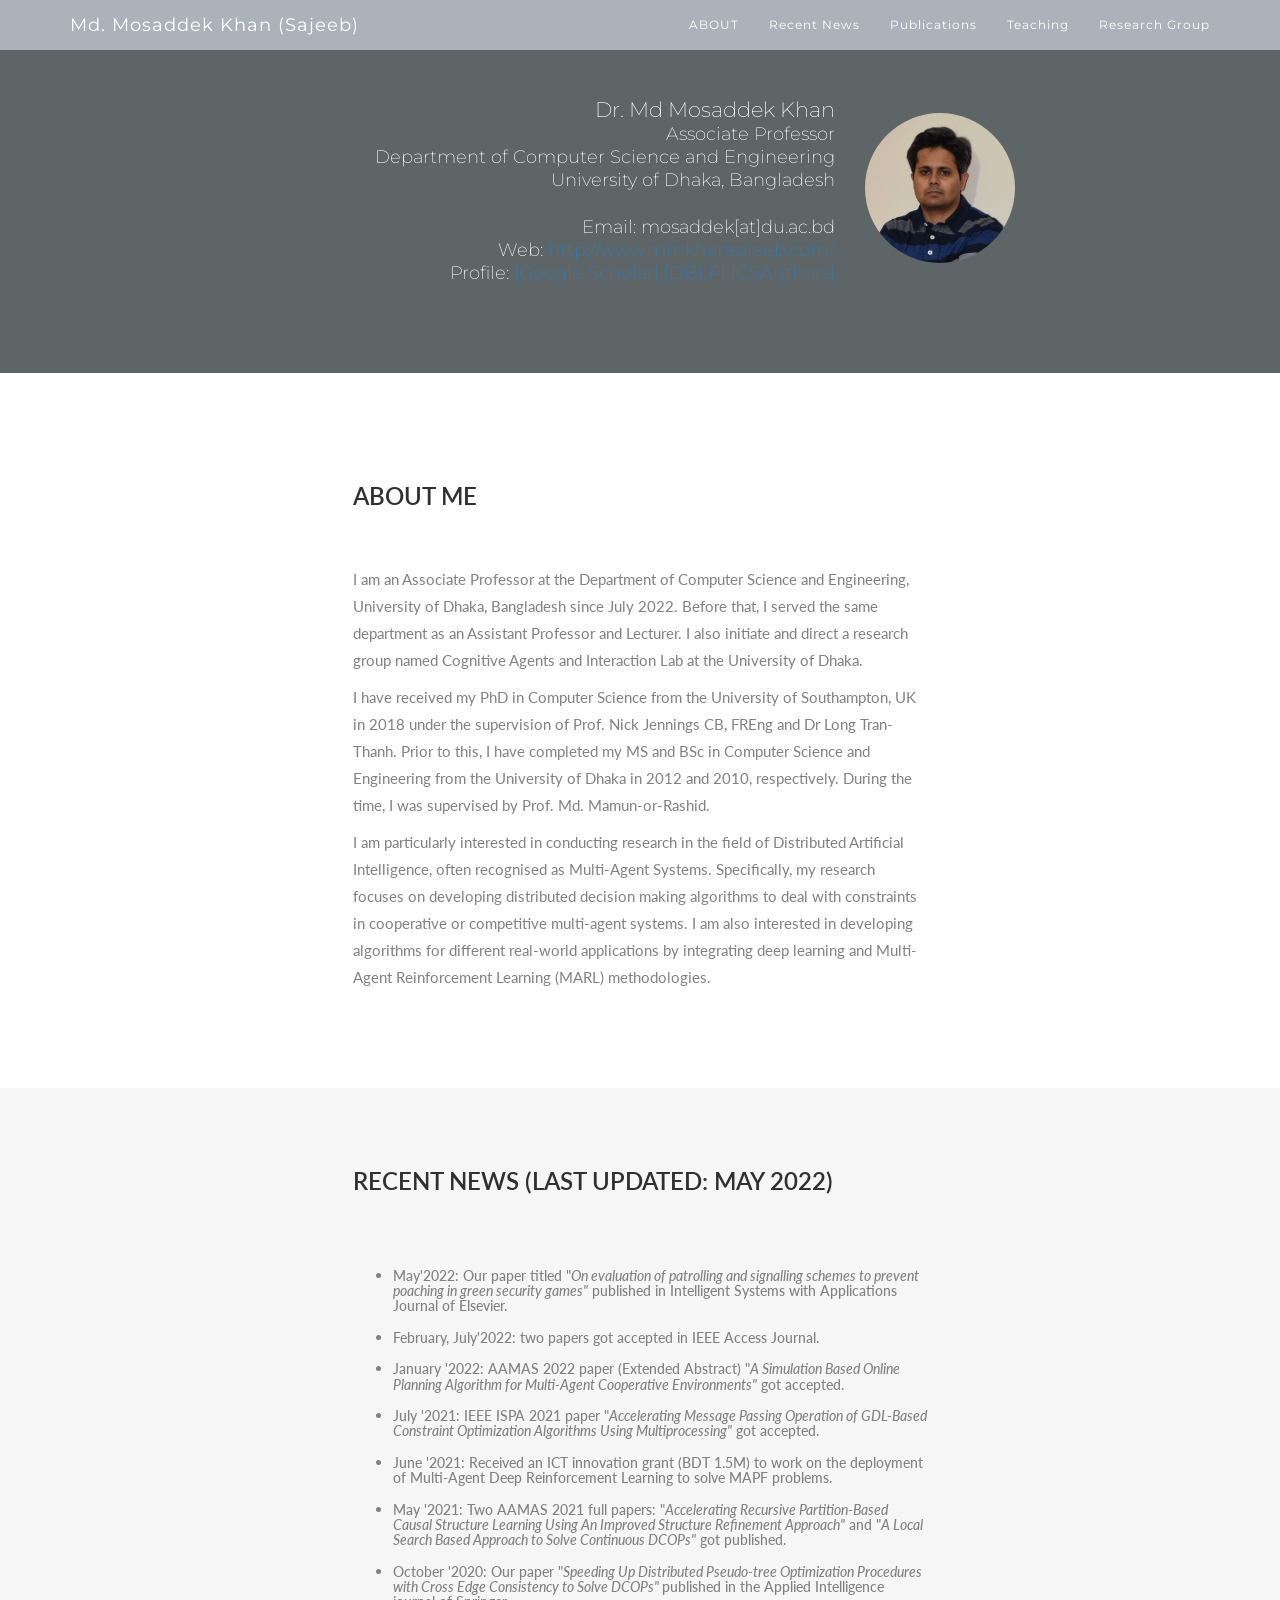
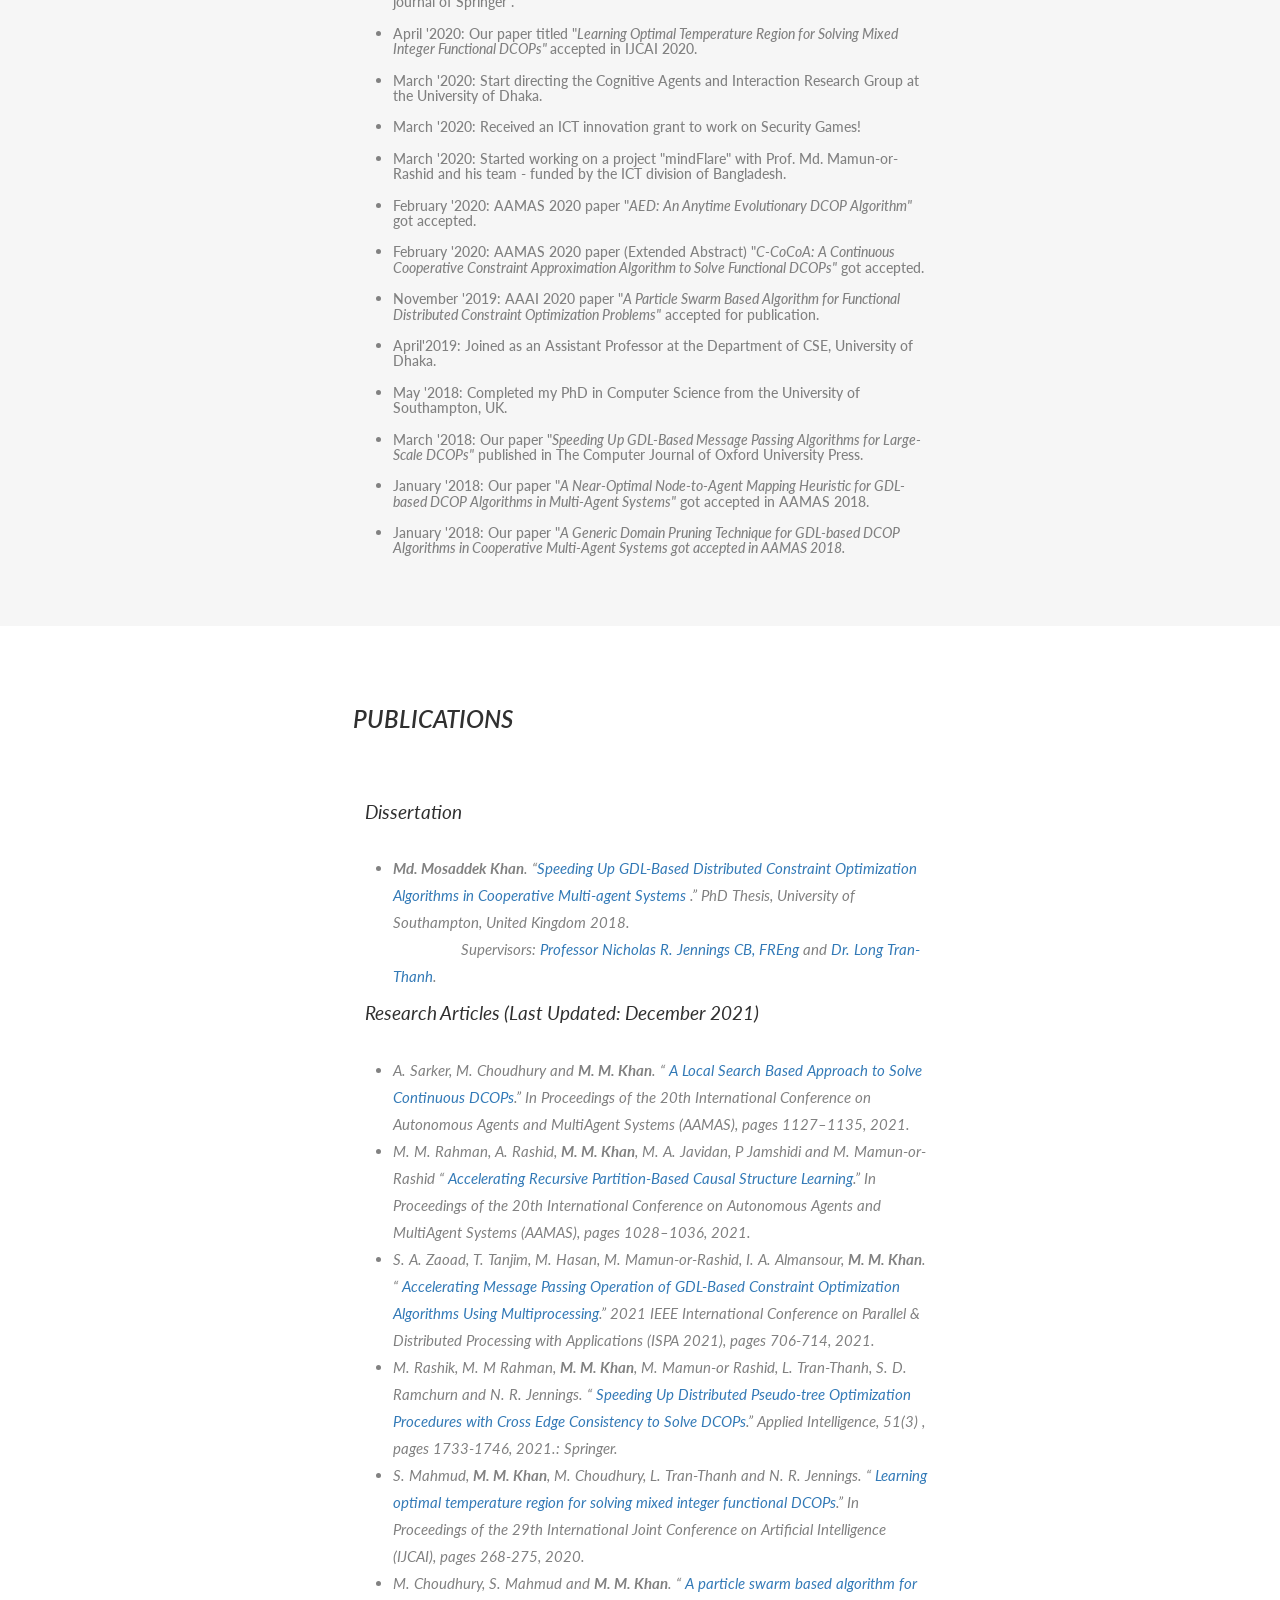
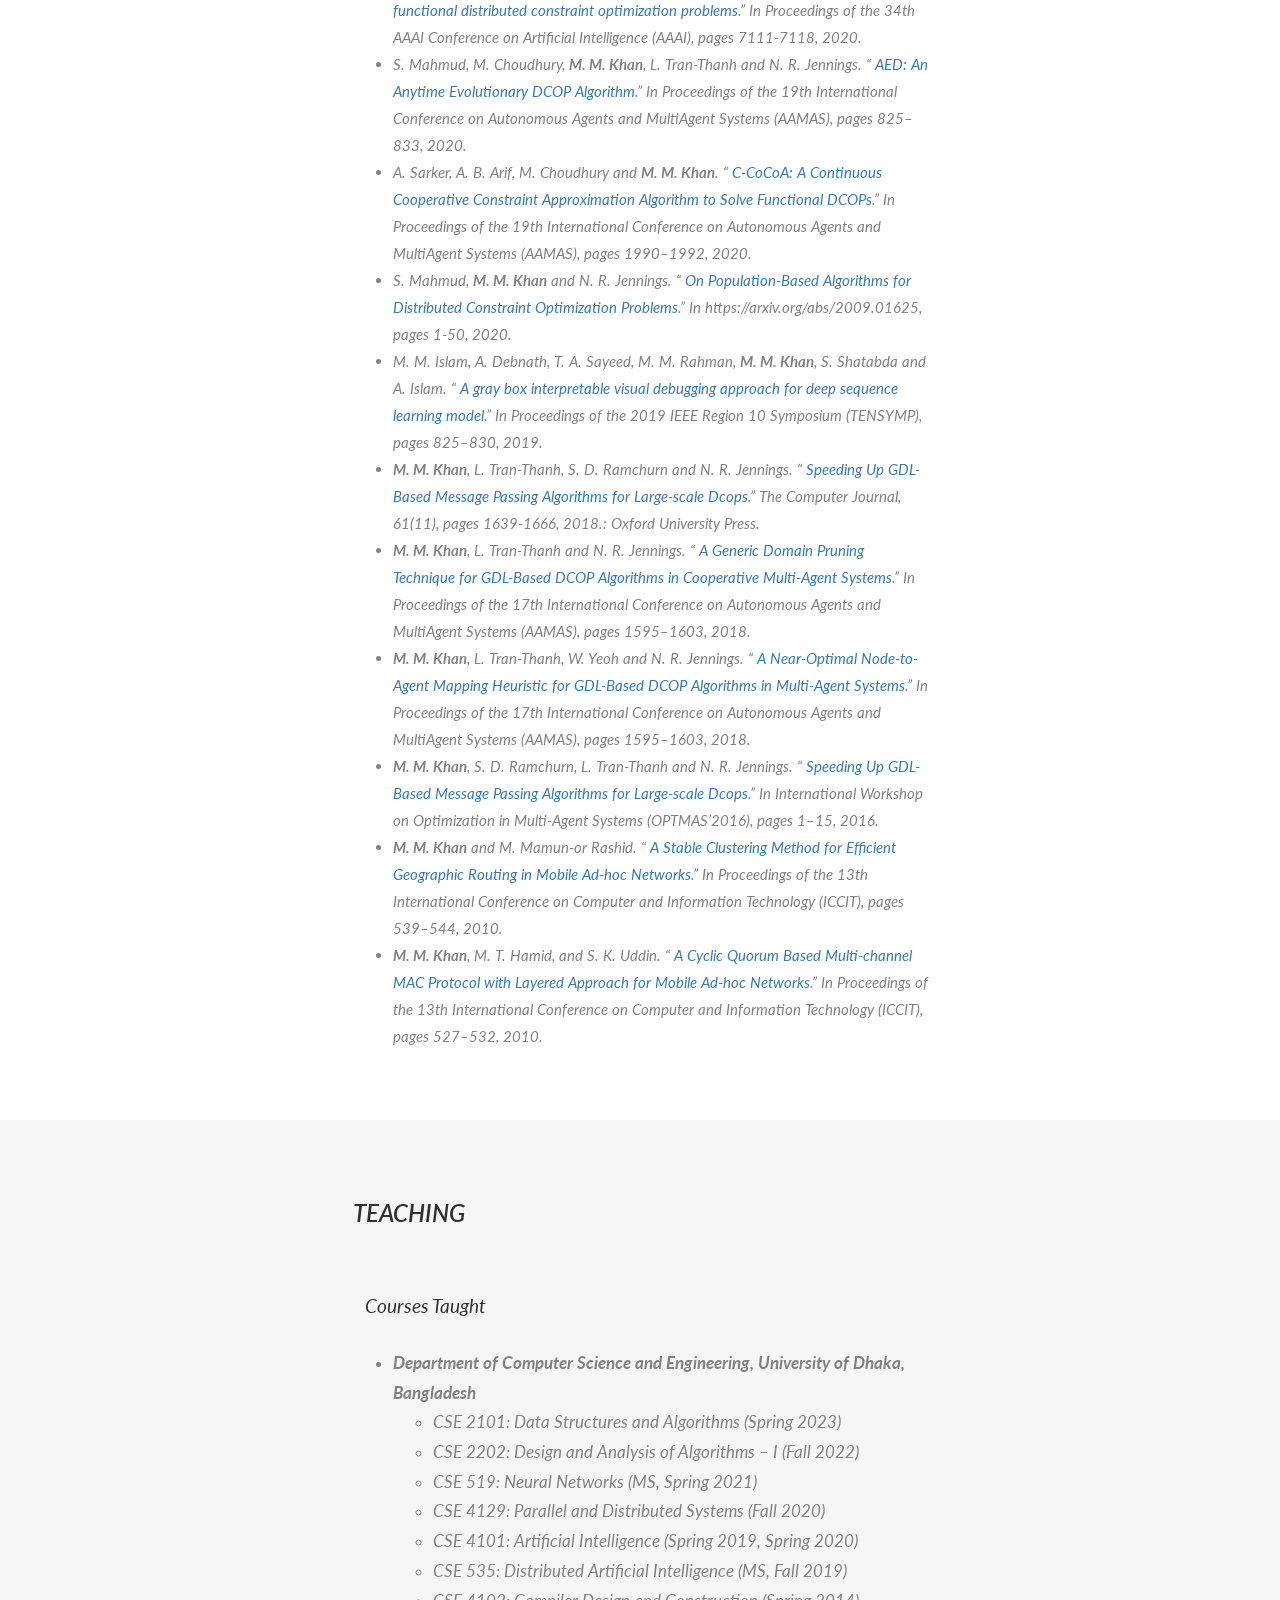
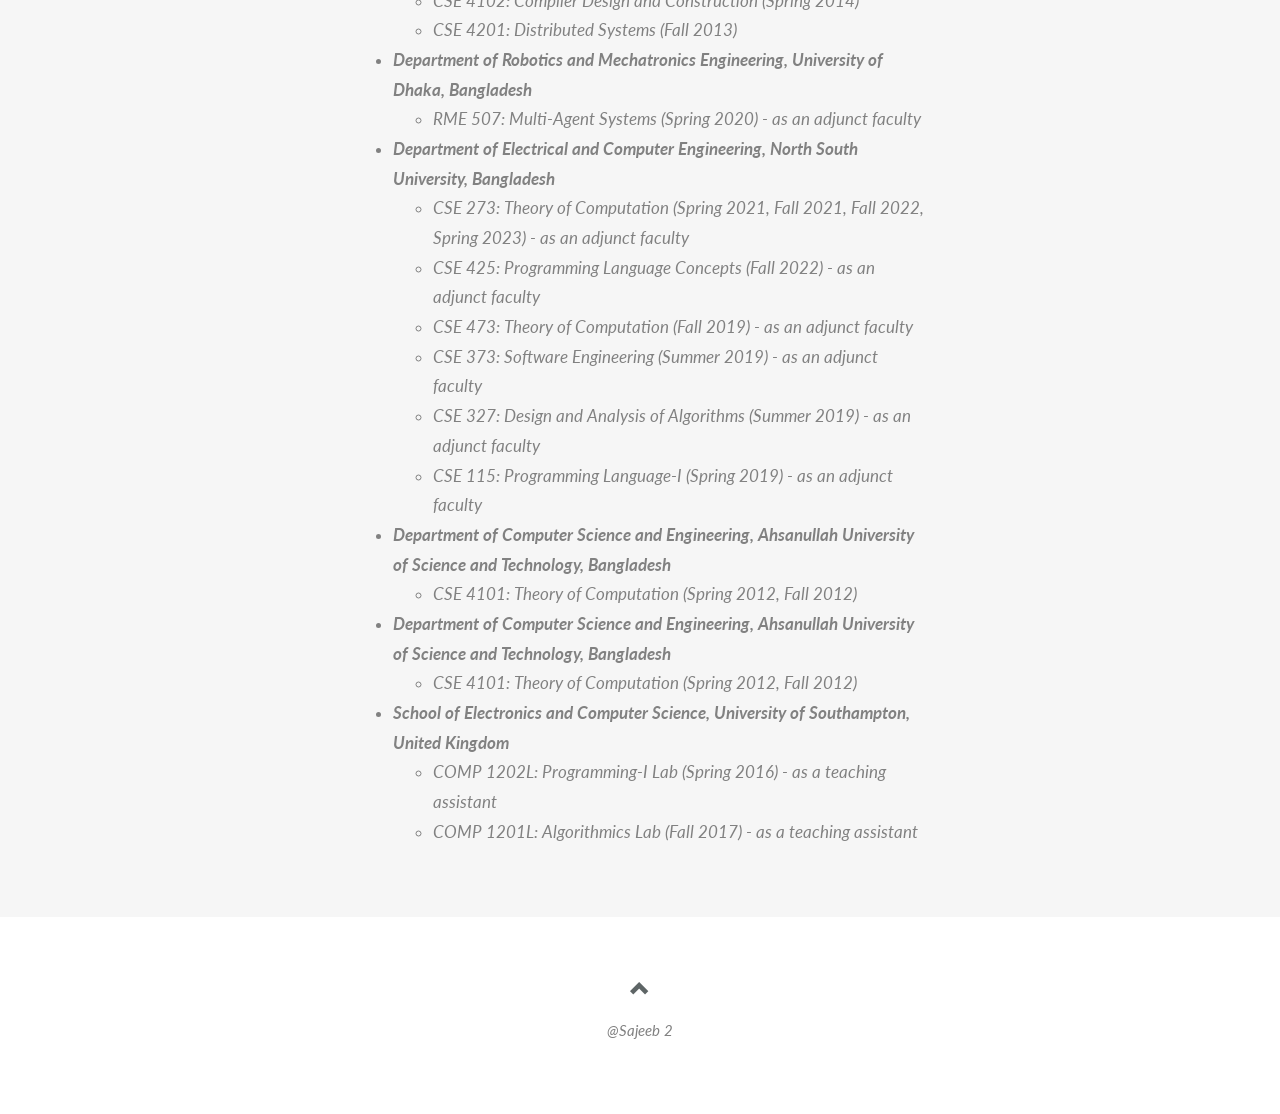
<file: test/index.html>
<!DOCTYPE html>
<html lang="en">
<head>
 
  <title>Md Mosaddek Khan</title>
  <link rel="icon" href="favicon.ico">
  <meta charset="utf-8">
  <meta name="viewport" content="width=device-width, initial-scale=1">
  <link rel="stylesheet" href="https://maxcdn.bootstrapcdn.com/bootstrap/3.4.1/css/bootstrap.min.css">
  <link href="https://fonts.googleapis.com/css?family=Montserrat" rel="stylesheet" type="text/css">
  <link href="https://fonts.googleapis.com/css?family=Lato" rel="stylesheet" type="text/css">
  <script src="https://ajax.googleapis.com/ajax/libs/jquery/3.5.1/jquery.min.js"></script>
  <script>
      if (localStorage.getItem("visitCount")) {
        var visitCount = parseInt(localStorage.getItem("visitCount")) + 1;
        localStorage.setItem("visitCount", visitCount);
      } else {
        localStorage.setItem("visitCount", 1);
      }
    </script>
  <script src="https://maxcdn.bootstrapcdn.com/bootstrap/3.4.1/js/bootstrap.min.js"></script>
  
  
  
  <style>
  body {
    font: 400 15px Lato, sans-serif;
    line-height: 1.8;
    color: #818181;
  }
  h2 {
    font-size: 24px;
    text-transform: uppercase;
    color: #303030;
    font-weight: 600;
    margin-bottom: 30px;
  }
  h4 {
    font-size: 19px;
    line-height: 1.375em;
    color: #303030;
    font-weight: 400;
    margin-bottom: 30px;
  }  
  .jumbotron {
    background-color: #5E6566;
    color: #fff;
    padding: 75px 25px;
    font-family: Montserrat, sans-serif;
  }
  .container-fluid {
    padding: 60px 50px;
  }
  .bg-grey {
    background-color: #f6f6f6;
  }
  .logo-small {
    color: #f4511e;
    font-size: 50px;
  }
  .logo {
    color: #f4511e;
    font-size: 200px;
  }
  .thumbnail {
    padding: 0 0 15px 0;
    border: none;
    border-radius: 0;
  }
  .thumbnail img {
    width: 100%;
    height: 100%;
    margin-bottom: 10px;
  }
  .carousel-control.right, .carousel-control.left {
    background-image: none;
    color: #f4511e;
  }
  .carousel-indicators li {
    border-color: #f4511e;
  }
  .carousel-indicators li.active {
    background-color: #f4511e;
  }
  .item h4 {
    font-size: 19px;
    line-height: 1.375em;
    font-weight: 400;
    font-style: italic;
    margin: 70px 0;
  }
  .item span {
    font-style: normal;
  }
  .panel {
    border: 1px solid #f4511e; 
    border-radius:0 !important;
    transition: box-shadow 0.5s;
  }
  .panel:hover {
    box-shadow: 5px 0px 40px rgba(0,0,0, .2);
  }
  .panel-footer .btn:hover {
    border: 1px solid #f4511e;
    background-color: #fff !important;
    color: #f4511e;
  }
  .panel-heading {
    color: #fff !important;
    background-color: #f4511e !important;
    padding: 25px;
    border-bottom: 1px solid transparent;
    border-top-left-radius: 0px;
    border-top-right-radius: 0px;
    border-bottom-left-radius: 0px;
    border-bottom-right-radius: 0px;
  }
  .panel-footer {
    background-color: white !important;
  }
  .panel-footer h3 {
    font-size: 32px;
  }
  .panel-footer h4 {
    color: #aaa;
    font-size: 14px;
  }
  .panel-footer .btn {
    margin: 15px 0;
    background-color: #f4511e;
    color: #fff;
  }
  .navbar {
    margin-bottom: 0;
    background-color: #ABB2B9;
    z-index: 9999;
    border: 0;
    font-size: 12px !important;
    line-height: 1.42857143 !important;
    letter-spacing: 1px;
    border-radius: 0;
    font-family: Montserrat, sans-serif;
  }
  .navbar li a, .navbar .navbar-brand {
    color: #fff !important;
  }
  .navbar-nav li a:hover, .navbar-nav li.active a {
    color: #121111 !important;
    background-color: #fff !important;
  }
  .navbar-default .navbar-toggle {
    border-color: transparent;
    color: #fff !important;
  }
  footer .glyphicon {
    font-size: 20px;
    margin-bottom: 20px;
    color: #5E6566;
  }
  .slideanim {visibility:hidden;}
  .slide {
    animation-name: slide;
    -webkit-animation-name: slide;
    animation-duration: 1s;
    -webkit-animation-duration: 1s;
    visibility: visible;
  }
  @keyframes slide {
    0% {
      opacity: 0;
      transform: translateY(70%);
    } 
    100% {
      opacity: 1;
      transform: translateY(0%);
    }
  }
  @-webkit-keyframes slide {
    0% {
      opacity: 0;
      -webkit-transform: translateY(70%);
    } 
    100% {
      opacity: 1;
      -webkit-transform: translateY(0%);
    }
  }
  @media screen and (max-width: 768px) {
    .col-sm-4 {
      text-align: center;
      margin: 25px 0;
    }
    .btn-lg {
      width: 100%;
      margin-bottom: 35px;
    }
  }
  @media screen and (max-width: 480px) {
    .logo {
      font-size: 150px;
    }
  }
  
  .center{
    text-align: center;
        }
  .right{
    text-align: right;
    
    }  
  .left{
    text-align: left;
        }
		
  table, th, td {
  border: 0px solid black;
  border-collapse: collapse;
   }
    th, td {
   padding: 5px;
  }	
  
   th1 {
   padding: 5px;
  text-align: right;
  }	
  
  
 
  
  pre { 
                
                background-color: #5E6566;
				color: #FFFF; 
                margin: 0px; 
				 border: 0px;
				   font-size: 18px;

            }  


  .small {
  line-height: 1.1;
}
		
</style>
  
  
  
  </style>
</head>
<body id="myPage" data-spy="scroll" data-target=".navbar" data-offset="60">

<nav class="navbar navbar-default navbar-fixed-top">
  <div class="container">
    <div class="navbar-header">
      <button type="button" class="navbar-toggle" data-toggle="collapse" data-target="#myNavbar">
        <span class="icon-bar"></span>
        <span class="icon-bar"></span>
        <span class="icon-bar"></span>                        
      </button>
      <a class="navbar-brand" href="">Md. Mosaddek Khan (Sajeeb)</a>
    </div>
    <div class="collapse navbar-collapse" id="myNavbar">
      <ul class="nav navbar-nav navbar-right">
        <li><a href="#about">ABOUT</a></li>
        <li><a href="#recent">Recent News</a></li>
        <li><a href="#publications">Publications</a></li>
        <li><a href="#teaching">Teaching</a></li>
        <li><a href="https://cognistorm.ai/">Research Group</a></li>
      </ul>
    </div>
  </div>
</nav>

<div class="jumbotron text-center">
  <div class="row">
    <div class="col-sm-8" style="background-color: #5E6566;">
  
<div class="small">
<p class="text-right">
<br>
Dr. Md Mosaddek Khan<br>
<small>
Associate Professor<br>
Department of Computer Science and Engineering<br>
University of Dhaka, Bangladesh<br><br>
Email: mosaddek[at]du.ac.bd<br>
Web: <a href="http://www.mmkhansajeeb.com/">http://www.mmkhansajeeb.com/</a><br>
Profile: <a href="https://scholar.google.com/citations?user=IIb6f_4AAAAJ&hl" target="_blank" rel="noopener noreferrer">[Google Scholar] </a><a href="https://dblp.org/pers/k/Khan:Md=_Mosaddek.html" target="_blank" rel="noopener noreferrer" >[DBLP] </a><a href="https://www.csauthors.net/md-mosaddek-khan/">[CSAuthors]</a><br>
</small>
</p>



</div>

   </div>
    <div class="col-sm-3" style="background-color:#5E6566;">
	
	<p class="text-left">
	
	<br>
      <img src="photo.jpg" class="img-circle" alt="Bird" width="150" height="150">    
	  </p>
    </div>
  </div>
 
</div>

















<!-- Container (About Section) -->
<div id="about" class="container-fluid">
  <div class="row">
  <div class="col-sm-3">
    
    </div>
    <div class="col-sm-6">
          <h2>About me</h2>
		  <br>
      <p>I am an Associate Professor at the Department of Computer Science and Engineering, University of Dhaka, 
	    Bangladesh since July 2022. Before that, I served the same department as an Assistant Professor and Lecturer. I also initiate and direct a research 
		group named Cognitive Agents and Interaction Lab at the University of Dhaka. 	
	  </p>
	  <p> 		

        I have received my PhD in Computer Science from the University of Southampton, UK in 2018 under the supervision of 
		 Prof. Nick Jennings CB, FREng and Dr Long Tran-Thanh. Prior to this, I have completed my MS and BSc in Computer 
		Science and Engineering from the University of Dhaka in 2012 and 2010, respectively. During the time, I was supervised by 
		Prof. Md. Mamun-or-Rashid.
	  </p>

      
	  <p> 		

    I am particularly interested in conducting research in the field of Distributed Artificial Intelligence, often recognised as Multi-Agent Systems.
    Specifically, my research focuses on developing distributed decision making algorithms to deal with constraints in cooperative or competitive multi-agent systems. I am also 
	interested in developing algorithms for different real-world applications by integrating deep learning and Multi-Agent Reinforcement Learning (MARL) methodologies.	
	
   	

		
	  </p><br>
	  
	  
    	</div>
  </div>
</div>

<div id="recent" class="container-fluid bg-grey">
  <div class="row">
    <div class="col-sm-3">
  
    </div>
    <div class="col-sm-6">
      <h2>Recent News (Last Updated: May 2022)</h2><br>
	  
	  <ul>
	   <li><h5>May&#39;2022: Our paper titled "<i>On evaluation of patrolling and signalling schemes to prevent poaching in green security games"</i> published in Intelligent Systems with Applications Journal of Elsevier.  </h5></li>
	  <li><h5>February, July&#39;2022: two papers got accepted in IEEE Access Journal.  </h5></li>
	  <li><h5>January &#39;2022: AAMAS 2022 paper (Extended Abstract) "<i>A Simulation Based Online Planning Algorithm for Multi-Agent Cooperative Environments"</i> got accepted.  </h5></li>
	  <li><h5>July &#39;2021: IEEE ISPA 2021 paper "<i>Accelerating Message Passing Operation of GDL-Based Constraint Optimization Algorithms Using Multiprocessing"</i> got accepted.  </h5></li>
	   <li><h5>June &#39;2021:  Received an ICT innovation grant (BDT 1.5M) to work on the deployment of Multi-Agent Deep Reinforcement Learning to solve MAPF problems.</h4></li>
	   <li><h5>May &#39;2021: Two AAMAS 2021 full papers: "<i>Accelerating Recursive Partition-Based Causal Structure Learning Using An Improved Structure Refinement Approach"</i> and "<i>A Local Search Based Approach to Solve Continuous DCOPs"</i> got published.  </h5></li>
	  <li> <h5>October &#39;2020:  Our paper "<i>Speeding Up Distributed Pseudo-tree Optimization Procedures with Cross Edge Consistency to Solve DCOPs" </i> published in the Applied Intelligence journal of Springer .</h5></li>
  <li> <h5>April &#39;2020:  Our paper titled  "<i>Learning Optimal Temperature Region for Solving Mixed Integer Functional DCOPs" </i> accepted in IJCAI 2020.</h5></li>
    <li><h5>March &#39;2020:  Start directing the Cognitive Agents and Interaction Research Group at the University of Dhaka. </h4></li>
	 <li><h5>March &#39;2020:  Received an ICT innovation grant to work on Security Games! </h4></li>
	 <li><h5>March &#39;2020:  Started working on a project "mindFlare" with Prof. Md. Mamun-or-Rashid and his team - funded by the ICT division of Bangladesh.  </h5></li>
	 <li><h5>February &#39;2020: AAMAS 2020 paper "<i>AED: An Anytime Evolutionary DCOP Algorithm"</i> got accepted.  </h5></li>
	<li><h5>February &#39;2020: AAMAS 2020 paper (Extended Abstract) "<i>C-CoCoA: A Continuous Cooperative Constraint Approximation Algorithm to Solve Functional DCOPs"</i> got accepted.  </h5></li>
    <li><h5>November &#39;2019: AAAI 2020 paper "<i>A Particle Swarm Based Algorithm for Functional Distributed Constraint Optimization Problems"</i> accepted for publication.  </h5></li>
	<li><h5>April&#39;2019: Joined as an Assistant Professor at the Department of CSE, University of Dhaka.   </h5></li>
	<li><h5>May &#39;2018: Completed my PhD in Computer Science from the University of Southampton, UK. </h5></li>
	<li><h5>March &#39;2018: Our paper "<i>Speeding Up GDL-Based Message Passing Algorithms for Large-Scale DCOPs"</i> published in The Computer Journal of Oxford University Press. </h5></li>
	<li><h5>January &#39;2018: Our paper "<i>A Near-Optimal Node-to-Agent Mapping Heuristic for GDL-based DCOP Algorithms in Multi-Agent Systems"</i> got accepted in AAMAS 2018. </h5></li>
  <li><h5>January &#39;2018: Our paper "<i>A Generic Domain Pruning Technique for GDL-based DCOP Algorithms in Cooperative Multi-Agent Systems got accepted in AAMAS 2018.</h5></li>
  
</ul>  

	  
      
      
	

	</div>
	
	
  </div>
</div>


<!-- Container (About Section) -->
<div id="publications" class="container-fluid">
  <div class="row">
  <div class="col-sm-3">
    
    </div>
  
  <div class="col-sm-6">
          <h2>Publications</h2><br>
		 
		 <h4>&thinsp; &thinsp; Dissertation</h4>
		 <ul> 
     <li><strong>Md. Mosaddek Khan</strong>. &#8220;<a href="https://eprints.soton.ac.uk/421047/" 
	 target="_blank" rel="noopener noreferrer">Speeding Up GDL-Based Distributed Constraint Optimization Algorithms in Cooperative Multi-agent Systems
</a>.&#8221; PhD Thesis, University of Southampton, United Kingdom 2018.</li>
  &nbsp;&nbsp; &nbsp;&nbsp; &nbsp;&nbsp;&nbsp;&nbsp; &nbsp;&nbsp; &nbsp;&nbsp; 
     Supervisors: <a href="https://www.lboro.ac.uk/services/vco/smt/vc-prof-jennings/" target="_blank" rel="noopener noreferrer">
	    Professor Nicholas R. Jennings CB, FREng</a> and <a href="https://human-agentlearning.github.io/" target="_blank" rel="noopener noreferrer">
	    Dr. Long Tran-Thanh</a>.


</ul>

 <h4>&thinsp; &thinsp; Research Articles (Last Updated: December 2021)</h4>
		 <ul> 
     
	 <li>    A. Sarker, M. Choudhury and <strong>M. M. Khan</strong>. 
	     &#8220;<a href="https://dl.acm.org/doi/10.5555/3463952.3464083" target="_blank" rel="noopener noreferrer">
	     A Local Search Based Approach to Solve Continuous DCOPs</a>.&#8221; In 
		 <em>Proceedings of the 20th International Conference on Autonomous Agents and MultiAgent Systems (AAMAS)</em>, 
		 pages 1127–1135, 2021.</li>	

	 
	 <li>    M. M. Rahman, A. Rashid, <strong>M. M. Khan</strong>, M. A. Javidan, P Jamshidi and M. Mamun-or-Rashid  
	     &#8220;<a href="https://dl.acm.org/doi/10.5555/3463952.3464072" target="_blank" rel="noopener noreferrer">
	     Accelerating Recursive Partition-Based Causal Structure Learning</a>.&#8221; In 
		 <em>Proceedings of the 20th International Conference on Autonomous Agents and MultiAgent Systems (AAMAS)</em>, 
		 pages 1028–1036, 2021.</li>	
	 
			 
	  <li>S. A. Zaoad, T. Tanjim, M. Hasan, M. Mamun-or-Rashid, I. A. Almansour,  <strong>M. M. Khan</strong>. 
       &#8220;<a href="http://www.cloud-conf.net/ispa2021/proc/pdfs/ISPA-BDCloud-SocialCom-SustainCom2021-3mkuIWCJVSdKJpBYM7KEKW/264600a706/264600a706.pdf" target="_blank" rel="noopener noreferrer">
        Accelerating Message Passing Operation of GDL-Based Constraint Optimization Algorithms Using Multiprocessing</a>.&#8221; 
        <em>2021 IEEE International Conference on Parallel & Distributed Processing with Applications (ISPA 2021)</em>, pages 706-714, 2021.</li>		 

	  <li>M. Rashik, M. M Rahman, <strong>M. M. Khan</strong>, M. Mamun-or Rashid, L. Tran-Thanh, S. D. Ramchurn and N. R. Jennings. 
      &#8220;<a href="https://doi.org/10.1007/s10489-020-01860-8" target="_blank" rel="noopener noreferrer">
    Speeding Up Distributed Pseudo-tree Optimization Procedures with Cross Edge Consistency to Solve DCOPs</a>.&#8221; <em>
   Applied Intelligence</em>, 51(3) , pages 1733-1746, 2021.: Springer.</li>


		  <li>S. Mahmud, <strong>M. M. Khan</strong>, M. Choudhury, L. Tran-Thanh and N. R. Jennings. 
	     &#8220;<a href="https://www.ijcai.org/Proceedings/2020/38" target="_blank" rel="noopener noreferrer">
	     Learning optimal temperature region for solving mixed integer functional DCOPs</a>.&#8221; In 
		 <em>Proceedings of the 29th International Joint Conference on Artificial Intelligence (IJCAI)</em>, 
		 pages 268-275, 2020.</li>
		



	 <li> M. Choudhury, S. Mahmud and <strong>M. M. Khan</strong>.
	     &#8220;<a href="https://aaai.org/ojs/index.php/AAAI/article/view/6198" target="_blank" rel="noopener noreferrer">
	     A particle swarm based algorithm for functional distributed constraint optimization problems</a>.&#8221; In 
		 <em>Proceedings of the 34th AAAI Conference on Artificial Intelligence (AAAI)</em>, 
		 pages 7111-7118, 2020.</li>


 <li>    S. Mahmud, M. Choudhury, <strong>M. M. Khan</strong>, L. Tran-Thanh and N. R. Jennings. 
	     &#8220;<a href="https://dl.acm.org/doi/abs/10.5555/3398761.3398859" target="_blank" rel="noopener noreferrer">
	     AED: An Anytime Evolutionary DCOP Algorithm</a>.&#8221; In 
		 <em>Proceedings of the 19th International Conference on Autonomous Agents and MultiAgent Systems (AAMAS)</em>, 
		 pages 825–833, 2020.</li>	

 <li>    A. Sarker, A. B. Arif, M. Choudhury and <strong>M. M. Khan</strong>. 
	     &#8220;<a href="https://dl.acm.org/doi/10.5555/3398761.3399051" target="_blank" rel="noopener noreferrer">
	     C-CoCoA: A Continuous Cooperative Constraint Approximation Algorithm to Solve Functional DCOPs</a>.&#8221; In 
		 <em>Proceedings of the 19th International Conference on Autonomous Agents and MultiAgent Systems (AAMAS)</em>, 
		 pages 1990–1992, 2020.</li>
		 
<li>S. Mahmud, <strong>M. M. Khan</strong> and N. R. Jennings. 
	     &#8220;<a href="https://arxiv.org/abs/2009.01625" target="_blank" rel="noopener noreferrer">
	     On Population-Based Algorithms for Distributed Constraint Optimization Problems</a>.&#8221; In 
		 <em>https://arxiv.org/abs/2009.01625</em>, 
		 pages 1-50, 2020.</li>		 
		 
		 
		 
<li>    M. M. Islam, A. Debnath, T. A. Sayeed, M. M. Rahman, <strong>M. M. Khan</strong>, S. Shatabda and A. Islam. 
	     &#8220;<a href="https://ieeexplore.ieee.org/document/8971186" target="_blank" rel="noopener noreferrer">
	     A gray box interpretable visual debugging approach for deep sequence learning model</a>.&#8221; In 
		 <em>Proceedings of the 2019 IEEE Region 10 Symposium (TENSYMP)</em>, 
		 pages 825–830, 2019.</li>
		 
		 
<li>    <strong>M. M. Khan</strong>, L. Tran-Thanh, S. D. Ramchurn and N. R. Jennings. 
       &#8220;<a href="https://academic.oup.com/comjnl/article-abstract/61/11/1639/4942084" target="_blank" rel="noopener noreferrer">
	   Speeding Up GDL-Based Message Passing Algorithms for Large-scale Dcops</a>.&#8221; <em>
	   The Computer Journal</em>, 61(11), pages 1639-1666, 2018.: Oxford University Press.</li>


		 
 <li>    <strong>M. M. Khan</strong>, L. Tran-Thanh and N. R. Jennings. 
	     &#8220;<a href="https://dl.acm.org/doi/10.5555/3237383.3237937" target="_blank" rel="noopener noreferrer">
	     A Generic Domain Pruning Technique for GDL-Based DCOP Algorithms in Cooperative Multi-Agent Systems</a>.&#8221; In 
		 <em>Proceedings of the 17th International Conference on Autonomous Agents and MultiAgent Systems (AAMAS)</em>, 
		 pages 1595–1603, 2018.</li>

 <li>    <strong>M. M. Khan</strong>, L. Tran-Thanh, W. Yeoh and N. R. Jennings. 
	     &#8220;<a href="https://dl.acm.org/doi/10.5555/3237383.3237938" target="_blank" rel="noopener noreferrer">
	     A Near-Optimal Node-to-Agent Mapping Heuristic for GDL-Based DCOP Algorithms in Multi-Agent Systems</a>.&#8221; In 
		 <em>Proceedings of the 17th International Conference on Autonomous Agents and MultiAgent Systems (AAMAS)</em>, 
		 pages 1595–1603, 2018.</li>

 
 <li>    <strong>M. M. Khan</strong>,  S. D. Ramchurn, L. Tran-Thanh and N. R. Jennings. 
	     &#8220;<a href="https://www.cs.nmsu.edu/~wyeoh/OPTMAS2016/" target="_blank" rel="noopener noreferrer">
	     Speeding Up GDL-Based Message Passing Algorithms for Large-scale Dcops</a>.&#8221; In 
		 <em>International Workshop on Optimization in Multi-Agent Systems  (OPTMAS’2016)</em>, 
		 pages 1–15, 2016.</li>
		 
		 
 <li>    <strong>M. M. Khan</strong> and M. Mamun-or Rashid. 
	     &#8220;<a href="https://ieeexplore.ieee.org/document/5723915" target="_blank" rel="noopener noreferrer">
	     A Stable Clustering Method for Efficient Geographic Routing in Mobile Ad-hoc Networks</a>.&#8221; In 
		 <em>Proceedings of the 13th International Conference on Computer and Information Technology (ICCIT),</em> 
		 pages 539–544, 2010.</li>
		 
		 
 <li>    <strong>M. M. Khan</strong>, M. T. Hamid, and S. K. Uddin. 
	     &#8220;<a href="https://ieeexplore.ieee.org/document/5723913" target="_blank" rel="noopener noreferrer">
	     A Cyclic Quorum Based Multi-channel MAC Protocol with Layered Approach for Mobile Ad-hoc Networks</a>.&#8221; In 
		 <em>Proceedings of the 13th International Conference on Computer and Information Technology (ICCIT),</em> 
		 pages 527–532, 2010.</li>
		 
		 
	 
</ul>
	  
	  
    	</div>
  </div>
</div>





<!-- Container (teaching Section) <div class="lead" style="margin: 0px 0px 10px 0px;">Courses Taught</div>-->



<div id="teaching" class="container-fluid bg-grey">
  <div class="row">
    <div class="col-sm-3">
  
    </div>
    <div class="col-sm-6">
    <h2>Teaching</h2><br>
		 
		 <h4>&thinsp; &thinsp; Courses Taught</h4>
<div style="font-size: 110%;">
<ul>
<li> <b>Department of Computer Science and Engineering, University of Dhaka, Bangladesh</b>
<ul>
<li style="margin: 0px 0px 0px 0px;">CSE 2101: Data Structures and Algorithms (Spring 2023)</li>
<li style="margin: 0px 0px 0px 0px;">CSE 2202: Design and Analysis of Algorithms – I (Fall 2022)</li>
<li style="margin: 0px 0px 0px 0px;">CSE 519: Neural Networks (MS, Spring 2021)</li>
<li style="margin: 0px 0px 0px 0px;">CSE 4129: Parallel and Distributed Systems (Fall 2020)</li>
<li style="margin: 0px 0px 0px 0px;">CSE 4101: Artificial Intelligence (Spring 2019, Spring 2020)</li>
<li style="margin: 0px 0px 0px 0px;">CSE 535: Distributed Artificial Intelligence (MS, Fall 2019)</li>
<li style="margin: 0px 0px 0px 0px;">CSE 4102: Compiler Design and Construction (Spring 2014)</li>
<li style="margin: 0px 0px 0px 0px;">CSE 4201: Distributed Systems (Fall 2013)</li>
</ul>
</li>

<li> <b> Department of Robotics and Mechatronics Engineering, University of Dhaka, Bangladesh</b>
<ul>
<li style="margin: 0px 0px 0px 0px;">RME 507: Multi-Agent Systems (Spring 2020) - as an adjunct faculty</li>
</ul>
</li>

<li> <b> Department of Electrical and Computer Engineering, North South University, Bangladesh</b>
<ul>
<li style="margin: 0px 0px 0px 0px;">CSE 273: Theory of Computation  (Spring 2021, Fall 2021, Fall 2022, Spring 2023) - as an adjunct faculty</li>
<li style="margin: 0px 0px 0px 0px;">CSE 425: Programming Language Concepts (Fall 2022) - as an adjunct faculty</li>
<li style="margin: 0px 0px 0px 0px;">CSE 473: Theory of Computation  (Fall 2019) - as an adjunct faculty</li>
<li style="margin: 0px 0px 0px 0px;">CSE 373: Software Engineering  (Summer 2019) - as an adjunct faculty</li>
<li style="margin: 0px 0px 0px 0px;">CSE 327: Design and Analysis of Algorithms  (Summer 2019) - as an adjunct faculty</li>
<li style="margin: 0px 0px 0px 0px;">CSE 115: Programming Language-I (Spring 2019) - as an adjunct faculty</li>
</ul>
</li>

<li> <b>Department of Computer Science and Engineering, Ahsanullah University of Science and Technology, Bangladesh</b>
<ul>
<li style="margin: 0px 0px 0px 0px;">CSE 4101:  Theory of Computation (Spring 2012, Fall 2012)</li>
</ul>
</li>

<li> <b>Department of Computer Science and Engineering, Ahsanullah University of Science and Technology, Bangladesh</b>
<ul>
<li style="margin: 0px 0px 0px 0px;">CSE 4101:  Theory of Computation (Spring 2012, Fall 2012)</li>
</ul>
</li>


<li> <b>School of Electronics and Computer Science, University of Southampton, United Kingdom</b>
<ul>
<li style="margin: 0px 0px 0px 0px;">COMP 1202L: Programming-I Lab (Spring 2016) - as a teaching assistant</li>
<li style="margin: 0px 0px 0px 0px;">COMP 1201L: Algorithmics Lab (Fall 2017) - as a teaching assistant</li>
</ul>
</li>




</ul>
</div>
  
  
  
</div>


	  
      
      
	

	</div>
  
  

 
	
  </div>
</div>





  



<!-- Image of location/map -->

<footer class="container-fluid text-center">
  <a href="#myPage" title="To Top">
    <span class="glyphicon glyphicon-chevron-up"></span>
  </a>
      

  <p>@Sajeeb <script>document.write(localStorage.getItem("visitCount"))</script></p>
 
</footer>

<script>
$(document).ready(function(){
  // Add smooth scrolling to all links in navbar + footer link
  $(".navbar a, footer a[href='#myPage']").on('click', function(event) {
    // Make sure this.hash has a value before overriding default behavior
    if (this.hash !== "") {
      // Prevent default anchor click behavior
      event.preventDefault();

      // Store hash
      var hash = this.hash;

      // Using jQuery's animate() method to add smooth page scroll
      // The optional number (900) specifies the number of milliseconds it takes to scroll to the specified area
      $('html, body').animate({
        scrollTop: $(hash).offset().top
      }, 900, function(){
   
        // Add hash (#) to URL when done scrolling (default click behavior)
        window.location.hash = hash;
      });
    } // End if
  });
  
  $(window).scroll(function() {
    $(".slideanim").each(function(){
      var pos = $(this).offset().top;

      var winTop = $(window).scrollTop();
        if (pos < winTop + 600) {
          $(this).addClass("slide");
        }
    });
  });
})
</script>

</body>
</html>
</file>
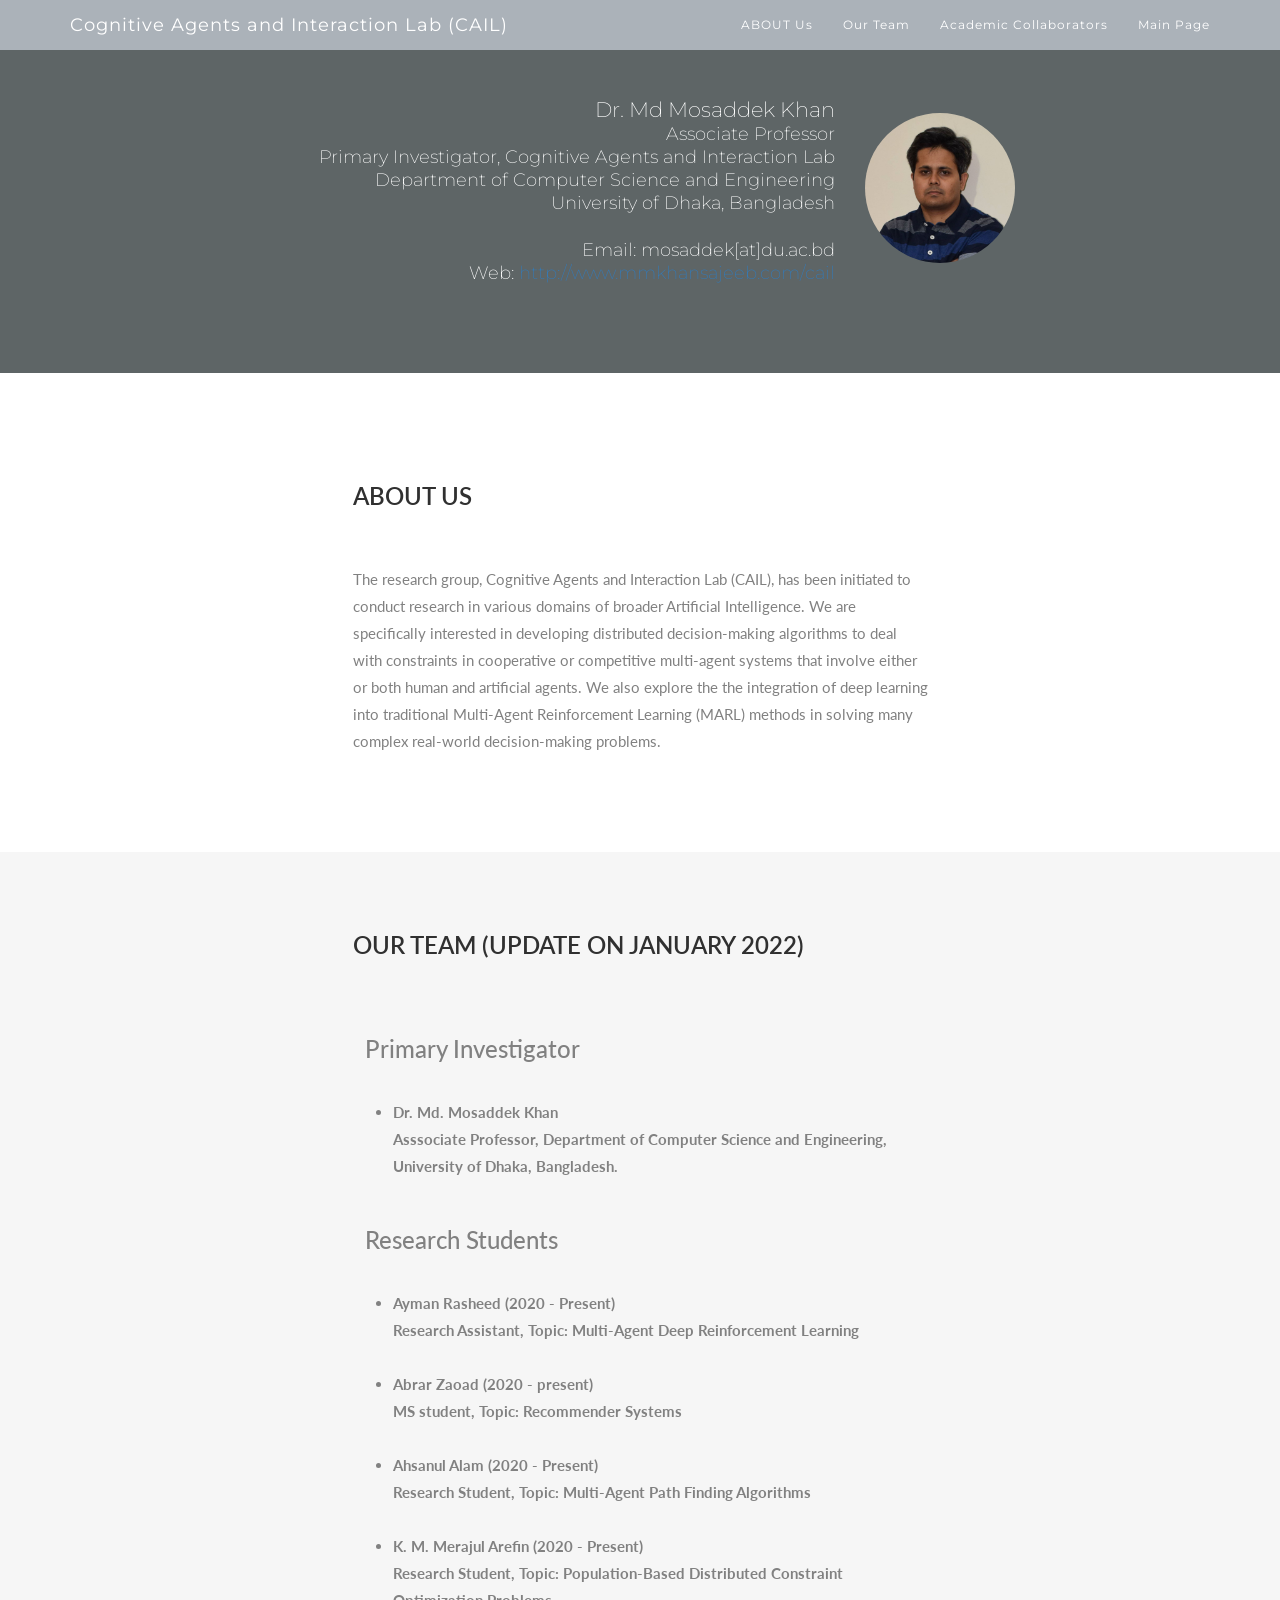
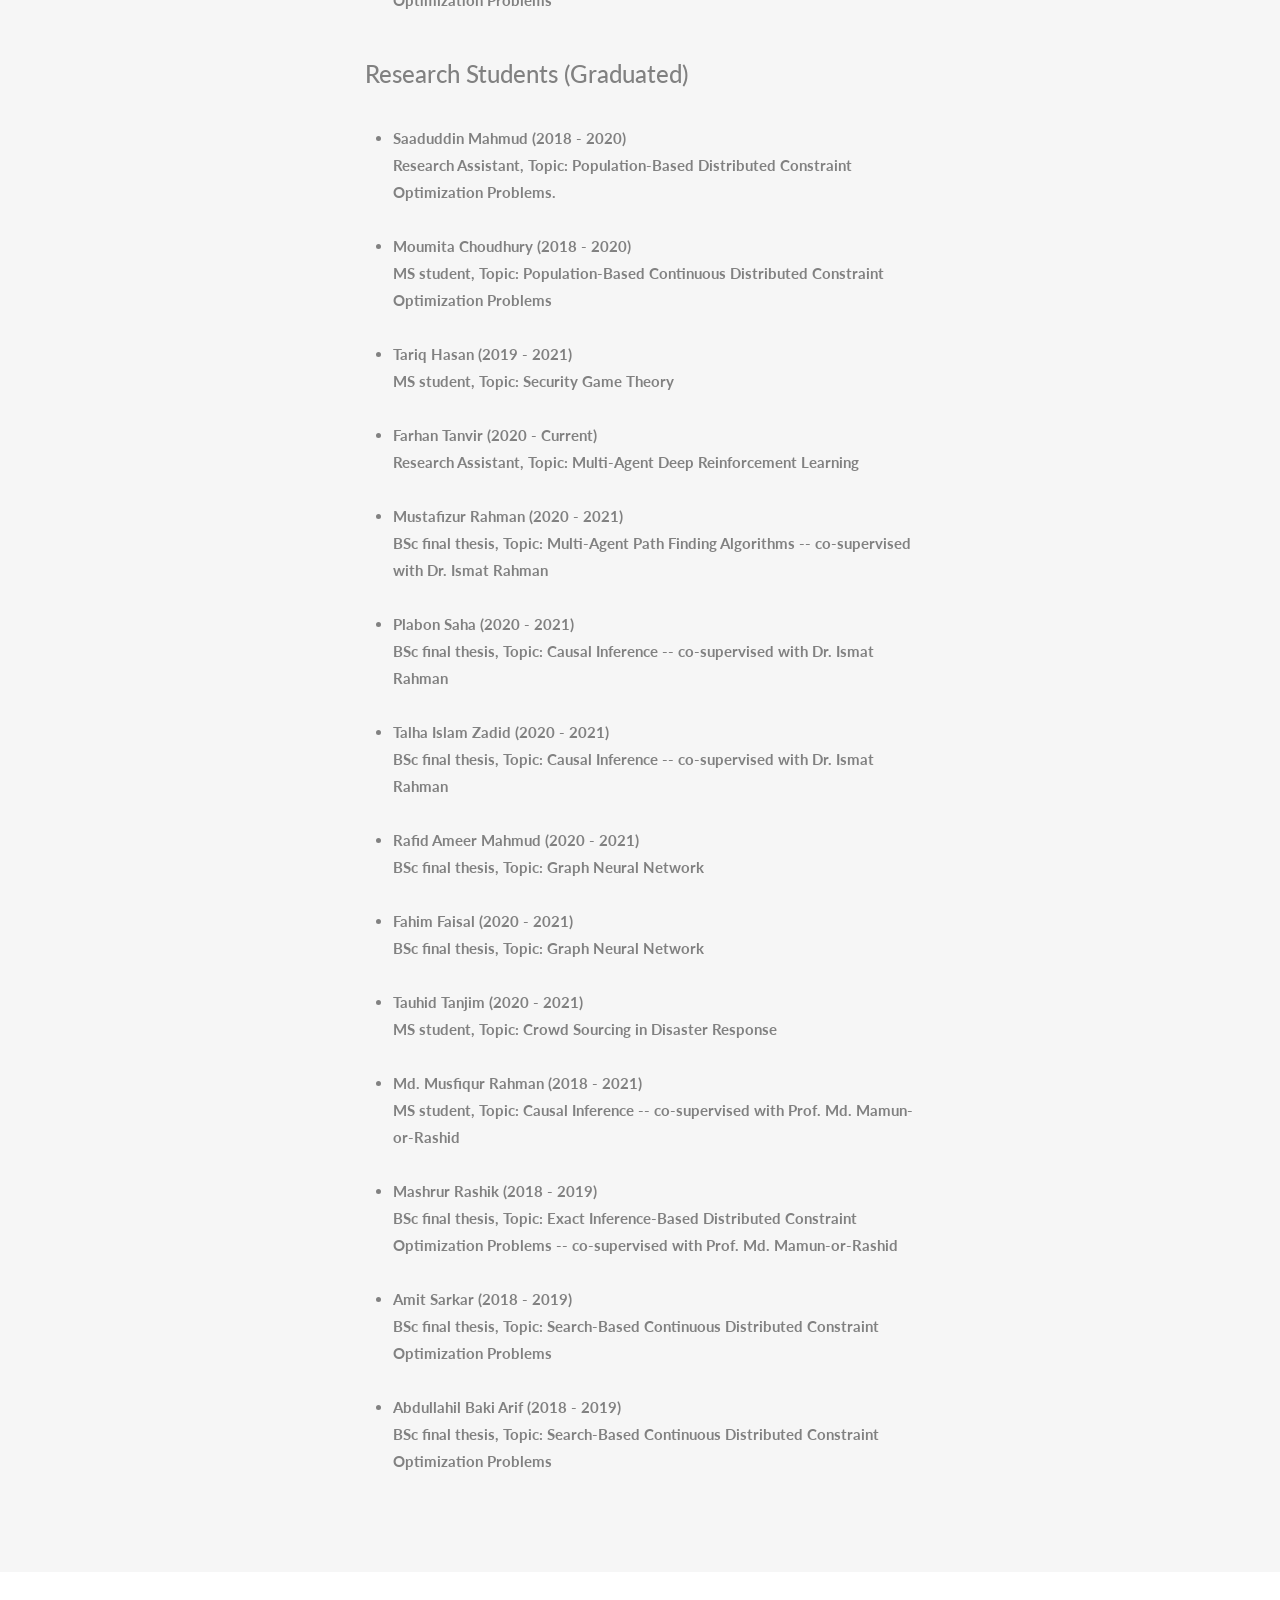
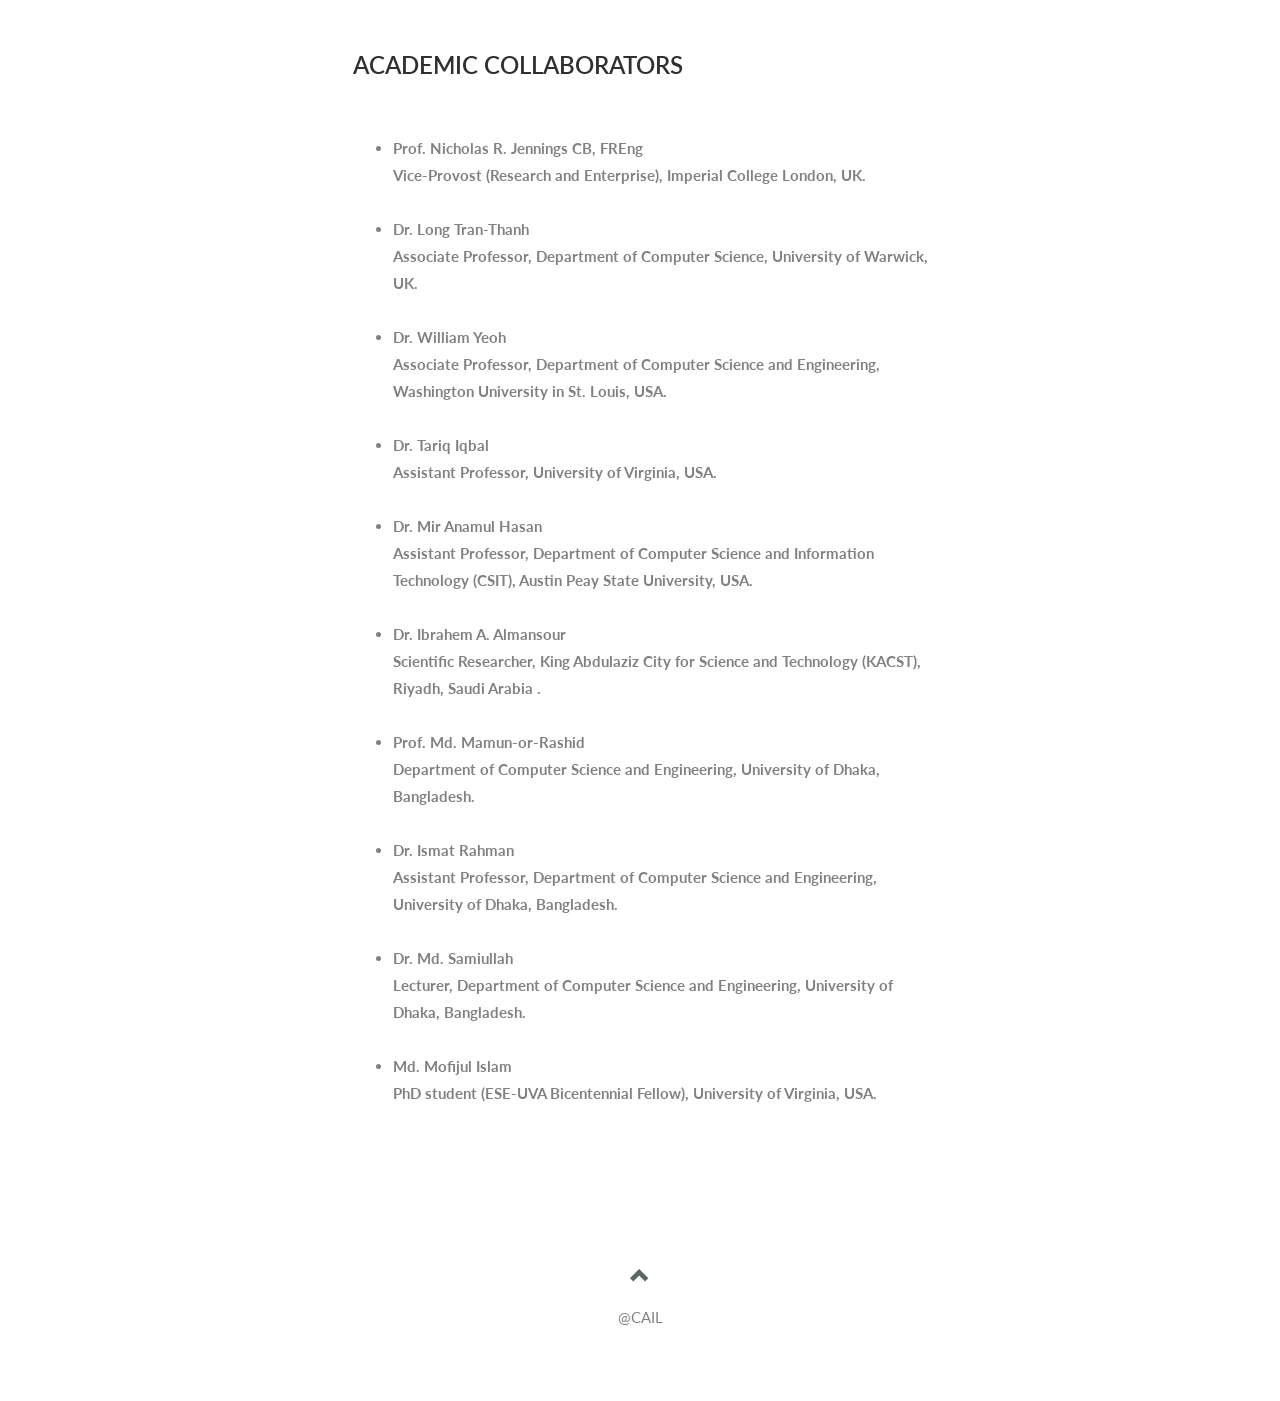
<file: cail.html>
<!DOCTYPE html>
<html lang="en">
<head>
 
  <title>CAIL</title>
  <link rel="icon" href="favicon.ico">
  <meta charset="utf-8">
  <meta name="viewport" content="width=device-width, initial-scale=1">
  <link rel="stylesheet" href="https://maxcdn.bootstrapcdn.com/bootstrap/3.4.1/css/bootstrap.min.css">
  <link href="https://fonts.googleapis.com/css?family=Montserrat" rel="stylesheet" type="text/css">
  <link href="https://fonts.googleapis.com/css?family=Lato" rel="stylesheet" type="text/css">
  <script src="https://ajax.googleapis.com/ajax/libs/jquery/3.5.1/jquery.min.js"></script>
  <script src="https://maxcdn.bootstrapcdn.com/bootstrap/3.4.1/js/bootstrap.min.js"></script>
  <style>
  body {
    font: 400 15px Lato, sans-serif;
    line-height: 1.8;
    color: #818181;
  }
  h2 {
    font-size: 24px;
    text-transform: uppercase;
    color: #303030;
    font-weight: 600;
    margin-bottom: 30px;
  }
  h4 {
    font-size: 19px;
    line-height: 1.375em;
    color: #303030;
    font-weight: 400;
    margin-bottom: 30px;
  }  
  .jumbotron {
    background-color: #5E6566;
    color: #fff;
    padding: 75px 25px;
    font-family: Montserrat, sans-serif;
  }
  .container-fluid {
    padding: 60px 50px;
  }
  .bg-grey {
    background-color: #f6f6f6;
  }
  .logo-small {
    color: #f4511e;
    font-size: 50px;
  }
  .logo {
    color: #f4511e;
    font-size: 200px;
  }
  .thumbnail {
    padding: 0 0 15px 0;
    border: none;
    border-radius: 0;
  }
  .thumbnail img {
    width: 100%;
    height: 100%;
    margin-bottom: 10px;
  }
  .carousel-control.right, .carousel-control.left {
    background-image: none;
    color: #f4511e;
  }
  .carousel-indicators li {
    border-color: #f4511e;
  }
  .carousel-indicators li.active {
    background-color: #f4511e;
  }
  .item h4 {
    font-size: 19px;
    line-height: 1.375em;
    font-weight: 400;
    font-style: italic;
    margin: 70px 0;
  }
  .item span {
    font-style: normal;
  }
  .panel {
    border: 1px solid #f4511e; 
    border-radius:0 !important;
    transition: box-shadow 0.5s;
  }
  .panel:hover {
    box-shadow: 5px 0px 40px rgba(0,0,0, .2);
  }
  .panel-footer .btn:hover {
    border: 1px solid #f4511e;
    background-color: #fff !important;
    color: #f4511e;
  }
  .panel-heading {
    color: #fff !important;
    background-color: #f4511e !important;
    padding: 25px;
    border-bottom: 1px solid transparent;
    border-top-left-radius: 0px;
    border-top-right-radius: 0px;
    border-bottom-left-radius: 0px;
    border-bottom-right-radius: 0px;
  }
  .panel-footer {
    background-color: white !important;
  }
  .panel-footer h3 {
    font-size: 32px;
  }
  .panel-footer h4 {
    color: #aaa;
    font-size: 14px;
  }
  .panel-footer .btn {
    margin: 15px 0;
    background-color: #f4511e;
    color: #fff;
  }
  .navbar {
    margin-bottom: 0;
    background-color: #ABB2B9;
    z-index: 9999;
    border: 0;
    font-size: 12px !important;
    line-height: 1.42857143 !important;
    letter-spacing: 1px;
    border-radius: 0;
    font-family: Montserrat, sans-serif;
  }
  .navbar li a, .navbar .navbar-brand {
    color: #fff !important;
  }
  .navbar-nav li a:hover, .navbar-nav li.active a {
    color: #121111 !important;
    background-color: #fff !important;
  }
  .navbar-default .navbar-toggle {
    border-color: transparent;
    color: #fff !important;
  }
  footer .glyphicon {
    font-size: 20px;
    margin-bottom: 20px;
    color: #5E6566;
  }
  .slideanim {visibility:hidden;}
  .slide {
    animation-name: slide;
    -webkit-animation-name: slide;
    animation-duration: 1s;
    -webkit-animation-duration: 1s;
    visibility: visible;
  }
  @keyframes slide {
    0% {
      opacity: 0;
      transform: translateY(70%);
    } 
    100% {
      opacity: 1;
      transform: translateY(0%);
    }
  }
  @-webkit-keyframes slide {
    0% {
      opacity: 0;
      -webkit-transform: translateY(70%);
    } 
    100% {
      opacity: 1;
      -webkit-transform: translateY(0%);
    }
  }
  @media screen and (max-width: 768px) {
    .col-sm-4 {
      text-align: center;
      margin: 25px 0;
    }
    .btn-lg {
      width: 100%;
      margin-bottom: 35px;
    }
  }
  @media screen and (max-width: 480px) {
    .logo {
      font-size: 150px;
    }
  }
  
  .center{
    text-align: center;
        }
  .right{
    text-align: right;
    
    }  
  .left{
    text-align: left;
        }
		
  table, th, td {
  border: 0px solid black;
  border-collapse: collapse;
   }
    th, td {
   padding: 5px;
  }	
  
   th1 {
   padding: 5px;
  text-align: right;
  }	
  
  
 
  
  pre { 
                
                background-color: #5E6566;
				color: #FFFF; 
                margin: 0px; 
				 border: 0px;
				   font-size: 18px;

            }  


  .small {
  line-height: 1.1;
}
		
</style>
  
  
  
  </style>
</head>
<body id="myPage" data-spy="scroll" data-target=".navbar" data-offset="60">

<nav class="navbar navbar-default navbar-fixed-top">
  <div class="container">
    <div class="navbar-header">
      <button type="button" class="navbar-toggle" data-toggle="collapse" data-target="#myNavbar">
        <span class="icon-bar"></span>
        <span class="icon-bar"></span>
        <span class="icon-bar"></span>                        
      </button>
      <a class="navbar-brand" href="">Cognitive Agents and Interaction Lab (CAIL) </a>
    </div>
    <div class="collapse navbar-collapse" id="myNavbar">
      <ul class="nav navbar-nav navbar-right">
       
	   <li><a href="#about">ABOUT Us</a></li>
        <li><a href="#team">Our Team</a></li>
		 <li><a href="#collaborators">Academic Collaborators</a></li>
		 <li><a href="index.html">Main Page</a></li>
		 
       
      </ul>
    </div>
  </div>
</nav>

<div class="jumbotron text-center">
  <div class="row">
    <div class="col-sm-8" style="background-color: #5E6566;">
  
<div class="small">
<p class="text-right">
<br>Dr. Md Mosaddek Khan
<br>
<small>
Associate Professor <br>
Primary Investigator, Cognitive Agents and Interaction Lab<br>
Department of Computer Science and Engineering<br>
University of Dhaka, Bangladesh<br><br>
Email: mosaddek[at]du.ac.bd<br>
Web: <a href="http://www.mmkhansajeeb.com/cail">http://www.mmkhansajeeb.com/cail</a><br>
</small>
</p>

</div>

   </div>
    <div class="col-sm-3" style="background-color:#5E6566;">
	
	<p class="text-left">
	
	<br>
      <img src="photo.jpg" class="img-circle" alt="Bird" width="150" height="150">    
	  </p>
    </div>
  </div>
 
</div>

















<!-- Container (About Section) -->
<div id="about" class="container-fluid">
  <div class="row">
  <div class="col-sm-3">
    
    </div>
    <div class="col-sm-6">
          <h2>About Us</h2>
		  <br>
      <p> 
	  The research group, Cognitive Agents and Interaction Lab (CAIL), has been initiated to conduct 
	  research in various domains of broader Artificial Intelligence. We are specifically interested 
	  in developing distributed decision-making algorithms to deal with constraints in cooperative 
	  or competitive multi-agent systems that involve either or both human and artificial agents. We also explore the 
	  the integration of deep learning into traditional Multi-Agent Reinforcement Learning (MARL) methods in solving many complex
      real-world decision-making problems. 
				
		  
	  
	   	
	  </p>
	  

      
	  <p> 		

     
   	

		
	  </p><br>
	  
	  
    	</div>
  </div>
</div>

<div id="team" class="container-fluid bg-grey">
  <div class="row">
    <div class="col-sm-3">
  
    </div>
    <div class="col-sm-6">
      <h2>Our Team (Update on January 2022)</h2><br>
	   <h3>&thinsp;&thinsp;  Primary Investigator</h3><br>
	  
	  
	  <ul>
	  <li> <strong>Dr. Md. Mosaddek Khan<br>Asssociate Professor, Department of Computer Science and Engineering, University of Dhaka, Bangladesh.</strong></li><br>
   </ul>  
   
     <h3>&thinsp;&thinsp; Research Students </h3><br>
	  
	  
	  <ul>
	  <li> <strong>Ayman Rasheed (2020 - Present) <br>Research Assistant, Topic: Multi-Agent Deep Reinforcement Learning</strong></li><br>
	  <li> <strong> Abrar Zaoad (2020 - present)<br> MS student, Topic: Recommender Systems  </strong></li><br>
	  <li> <strong> Ahsanul Alam (2020 - Present) <br> Research Student, Topic: Multi-Agent Path Finding Algorithms  </strong></li><br>
	  <li> <strong>  K. M. Merajul Arefin (2020 - Present) <br> Research Student, Topic: Population-Based Distributed Constraint Optimization Problems  </strong></li><br>  
	  	  
   </ul>  
	

	   <h3>&thinsp;&thinsp; Research Students (Graduated)</h3><br>
	  
	  
	  <ul>
	  <li> <strong>Saaduddin Mahmud (2018 - 2020) <br>Research Assistant, Topic: Population-Based Distributed Constraint Optimization Problems. </strong></li><br>
	    <li> <strong>Moumita Choudhury (2018 - 2020)<br> MS student, Topic: Population-Based Continuous Distributed Constraint Optimization Problems </strong></li><br>
		<li> <strong> Tariq Hasan (2019 - 2021)<br> MS student, Topic: Security Game Theory  </strong></li><br>
	    <li> <strong>Farhan Tanvir (2020 - Current) <br>Research Assistant, Topic: Multi-Agent Deep Reinforcement Learning</strong></li><br>
			<li> <strong> Mustafizur Rahman (2020 - 2021) <br> BSc final thesis, Topic: Multi-Agent Path Finding Algorithms -- co-supervised with Dr. Ismat Rahman  </strong></li><br>
				<li> <strong> Plabon Saha (2020 - 2021) <br> BSc final thesis, Topic: Causal Inference -- co-supervised with Dr. Ismat Rahman </strong></li><br>
				<li> <strong> Talha Islam Zadid (2020 - 2021) <br> BSc final thesis, Topic: Causal Inference -- co-supervised with Dr. Ismat Rahman  </strong></li><br>
				<li> <strong> Rafid Ameer Mahmud (2020 - 2021) <br> BSc final thesis, Topic: Graph Neural Network  </strong></li><br>
				<li> <strong> Fahim Faisal (2020 - 2021) <br> BSc final thesis, Topic: Graph Neural Network  </strong></li><br>
				
				<li> <strong> Tauhid Tanjim (2020 - 2021)<br> MS student, Topic: Crowd Sourcing in Disaster Response  </strong></li><br>
		<li> <strong> Md. Musfiqur Rahman (2018 - 2021)<br> MS student, Topic: Causal Inference -- co-supervised with Prof. Md. Mamun-or-Rashid   </strong></li><br>
		<li> <strong>Mashrur Rashik (2018 - 2019)<br> BSc final thesis, Topic: Exact Inference-Based Distributed Constraint Optimization Problems -- co-supervised with Prof.  Md. Mamun-or-Rashid  </strong></li><br>
	  <li> <strong>Amit Sarkar (2018 - 2019)<br> BSc final thesis, Topic: Search-Based Continuous Distributed Constraint Optimization Problems  </strong></li><br>
	  <li> <strong>Abdullahil Baki Arif (2018 - 2019)<br> BSc final thesis, Topic: Search-Based  Continuous Distributed Constraint Optimization Problems </strong></li><br>
	  
	  
	  
	  
   </ul>  
	
	
	  
	

	</div>
	
	
	
	
  </div>
</div>










  
  
  
  
  
<!-- Container (About Section) -->
<div id="collaborators" class="container-fluid">
  <div class="row">
  <div class="col-sm-3">
    
    </div>
  
   <div class="col-sm-6">
          <h2>Academic Collaborators</h2><br>
		 
	<ul>
	  <li> <strong>Prof. Nicholas R. Jennings CB, FREng<br>Vice-Provost (Research and Enterprise), Imperial College London, UK. </strong></li><br>
	  <li> <strong>Dr. Long Tran-Thanh<br>Associate Professor, Department of Computer Science, University of Warwick, UK. </strong></li> <br>
	  <li> <strong>Dr. William Yeoh<br>Associate Professor, Department of Computer Science and Engineering, Washington University in St. Louis, USA. </strong></li> <br>
	  <li> <strong>Dr. Tariq Iqbal <br>Assistant Professor, University of Virginia, USA.</strong></li><br>
	   <li> <strong>Dr. Mir Anamul Hasan<br>Assistant Professor, Department of Computer Science and Information Technology (CSIT), Austin Peay State University, USA. </strong></li> <br>
	  <li> <strong>Dr. Ibrahem A. Almansour <br>Scientific Researcher, King Abdulaziz City for Science and Technology (KACST), Riyadh, Saudi Arabia . </strong></li> <br>
	  <li> <strong>Prof. Md. Mamun-or-Rashid <br>Department of Computer Science and Engineering, University of Dhaka, Bangladesh.</strong></li><br>
	    <li> <strong>Dr. Ismat Rahman<br>Assistant Professor, Department of Computer Science and Engineering, University of Dhaka, Bangladesh.</strong></li><br>
		  <li> <strong>Dr. Md. Samiullah<br>Lecturer, Department of Computer Science and Engineering, University of Dhaka, Bangladesh.</strong></li><br>
		  <li> <strong>Md. Mofijul Islam<br>PhD student (ESE-UVA Bicentennial Fellow), University of Virginia, USA.</strong></li><br>
	  
	  
	  
   </ul>  
      
	
	
	  
    	</div>
  
  
  

  </div>
</div>
  
  
  
  
  
</div>





  



<!-- Image of location/map -->

<footer class="container-fluid text-center">
  <a href="#myPage" title="To Top">
    <span class="glyphicon glyphicon-chevron-up"></span>
  </a>
  <p>@CAIL</p>
</footer>

<script>
$(document).ready(function(){
  // Add smooth scrolling to all links in navbar + footer link
  $(".navbar a, footer a[href='#myPage']").on('click', function(event) {
    // Make sure this.hash has a value before overriding default behavior
    if (this.hash !== "") {
      // Prevent default anchor click behavior
      event.preventDefault();

      // Store hash
      var hash = this.hash;

      // Using jQuery's animate() method to add smooth page scroll
      // The optional number (900) specifies the number of milliseconds it takes to scroll to the specified area
      $('html, body').animate({
        scrollTop: $(hash).offset().top
      }, 900, function(){
   
        // Add hash (#) to URL when done scrolling (default click behavior)
        window.location.hash = hash;
      });
    } // End if
  });
  
  $(window).scroll(function() {
    $(".slideanim").each(function(){
      var pos = $(this).offset().top;

      var winTop = $(window).scrollTop();
        if (pos < winTop + 600) {
          $(this).addClass("slide");
        }
    });
  });
})
</script>

</body>
</html>
</file>
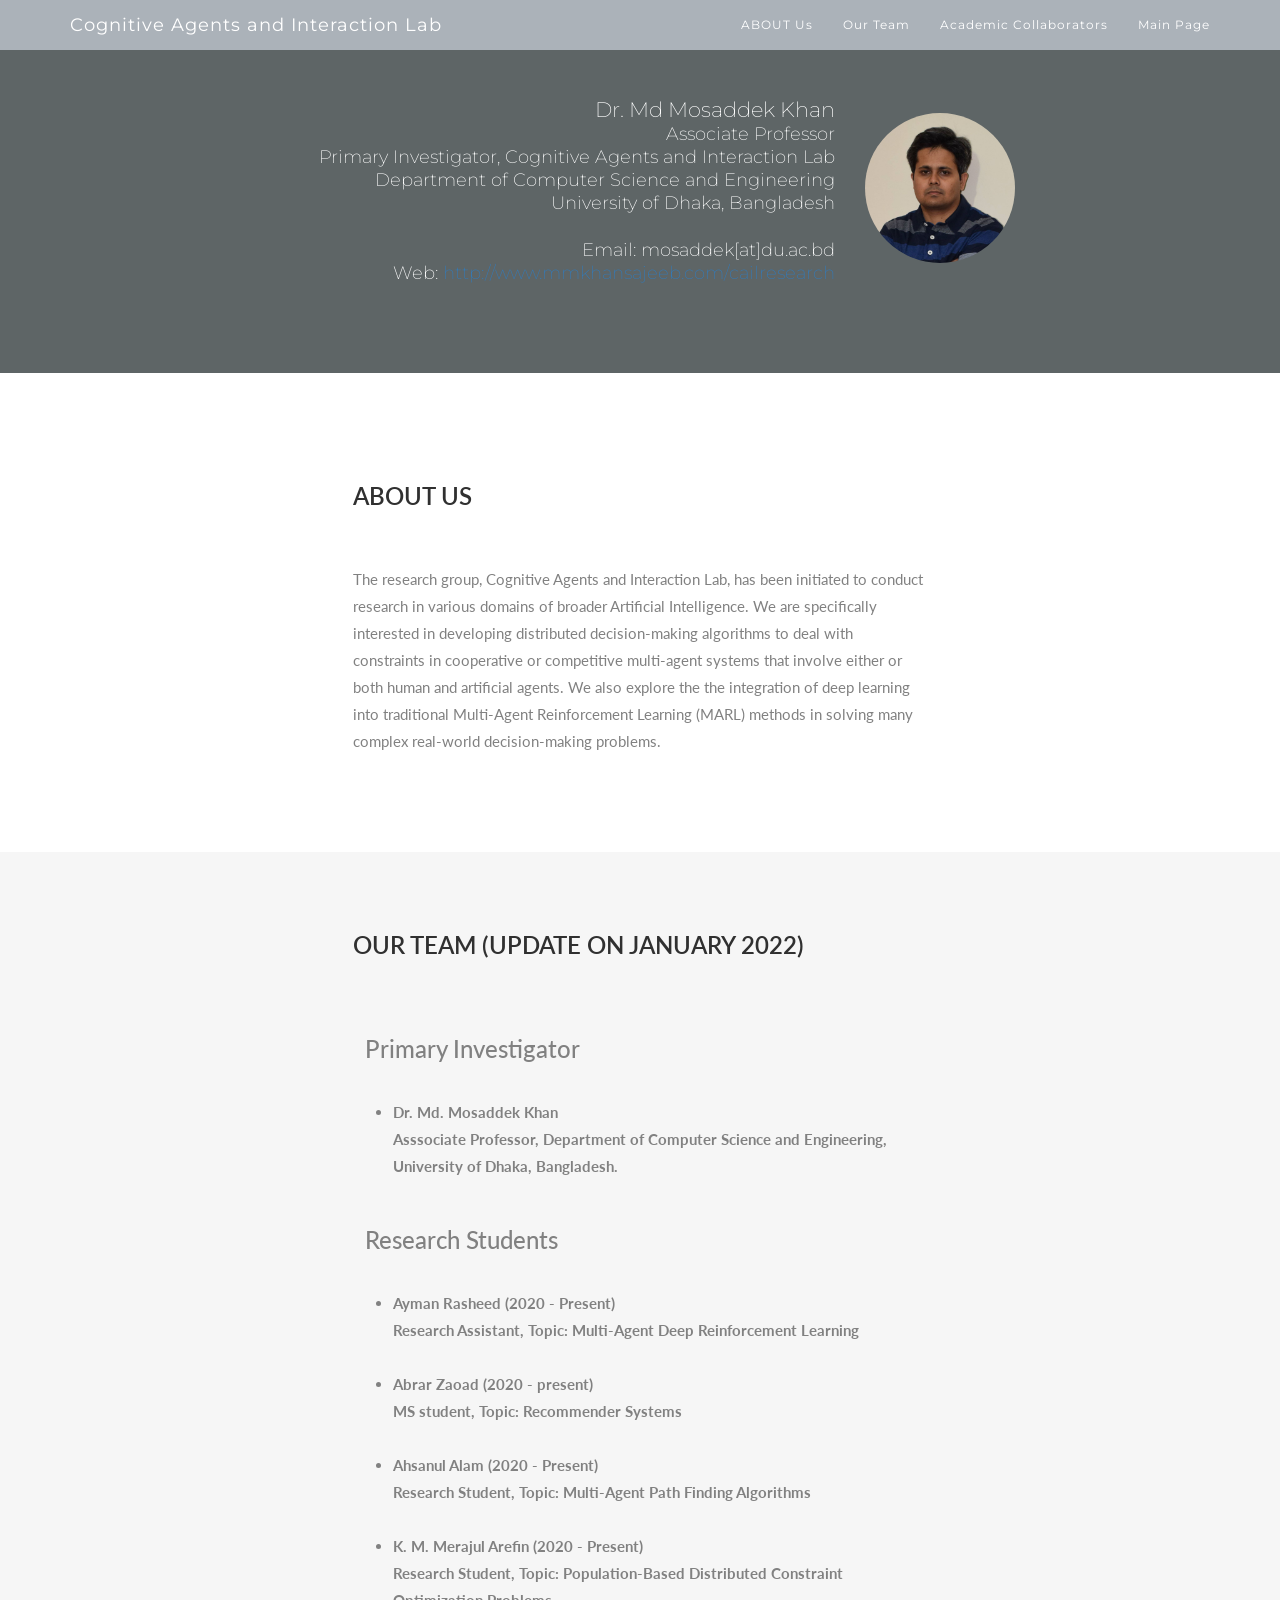
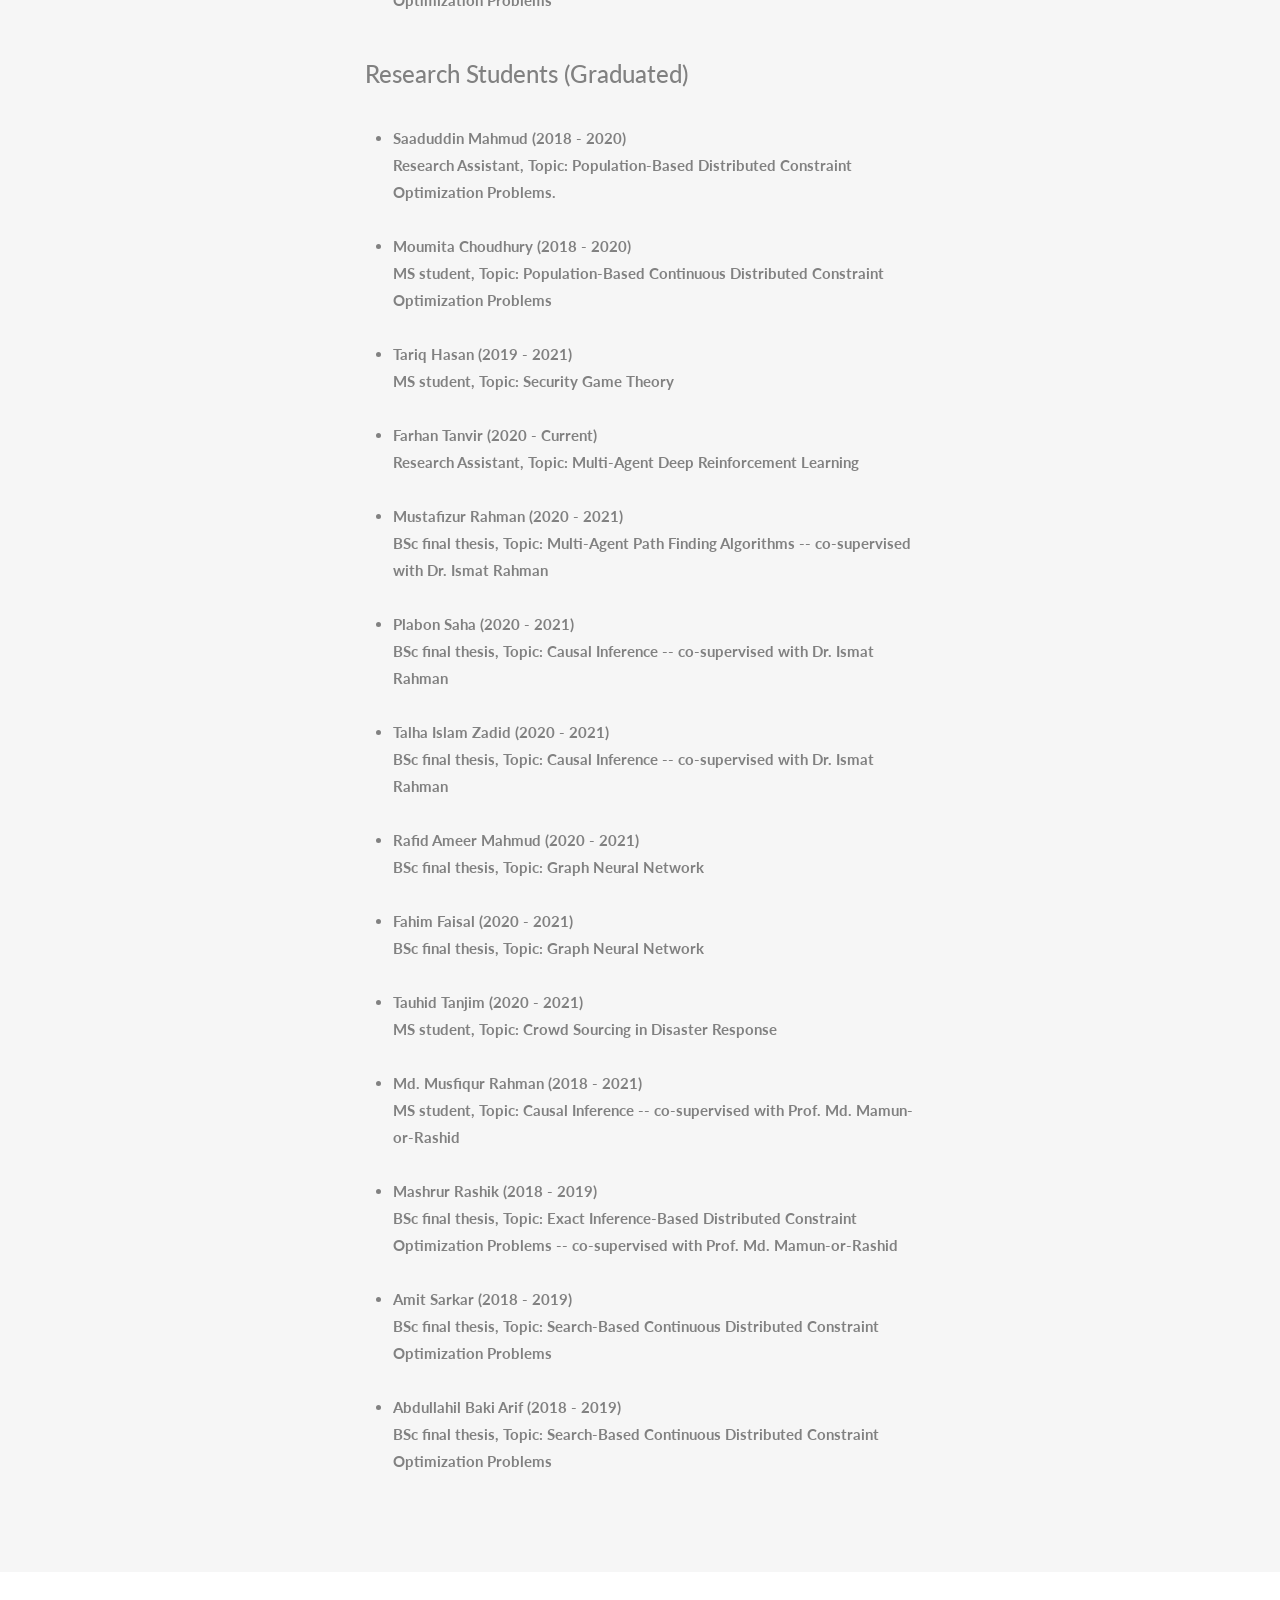
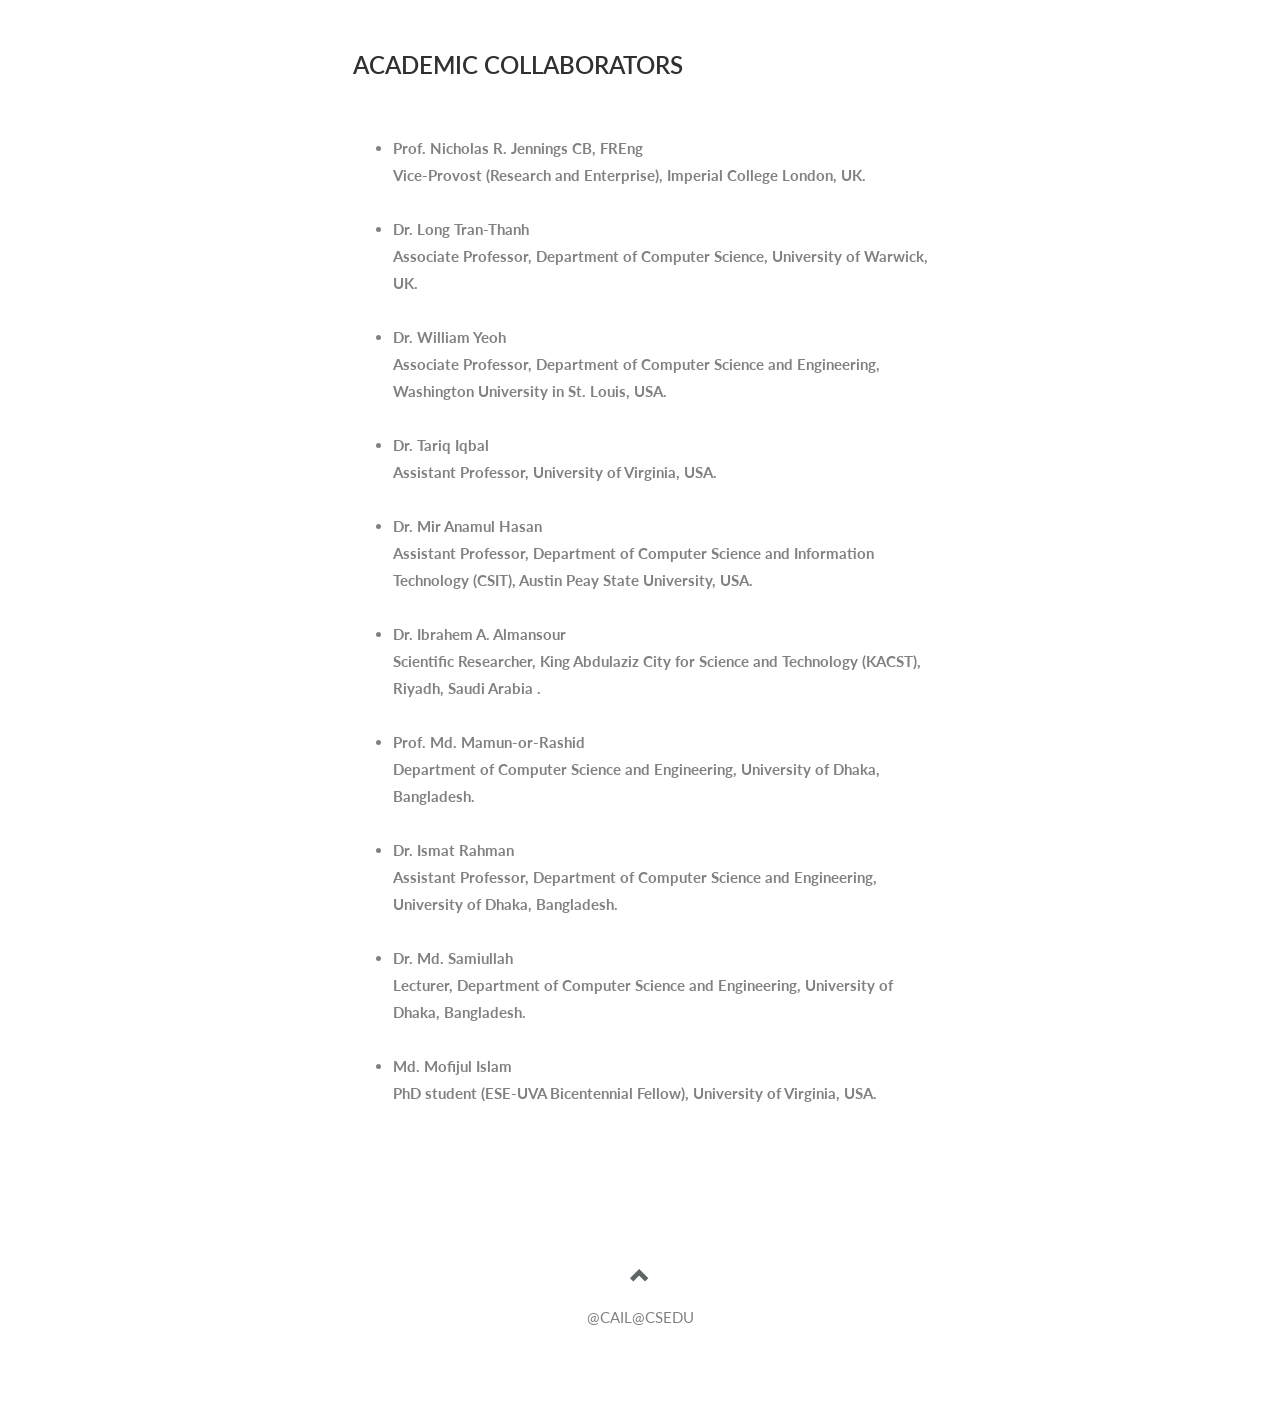
<file: test/cailresearchgroup.html>
<!DOCTYPE html>
<html lang="en">
<head>
 
  <title>Cognitive Agents and Interaction Lab</title>
  <link rel="icon" href="favicon.ico">
  <meta charset="utf-8">
  <meta name="viewport" content="width=device-width, initial-scale=1">
  <link rel="stylesheet" href="https://maxcdn.bootstrapcdn.com/bootstrap/3.4.1/css/bootstrap.min.css">
  <link href="https://fonts.googleapis.com/css?family=Montserrat" rel="stylesheet" type="text/css">
  <link href="https://fonts.googleapis.com/css?family=Lato" rel="stylesheet" type="text/css">
  <script src="https://ajax.googleapis.com/ajax/libs/jquery/3.5.1/jquery.min.js"></script>
  <script src="https://maxcdn.bootstrapcdn.com/bootstrap/3.4.1/js/bootstrap.min.js"></script>
  <style>
  body {
    font: 400 15px Lato, sans-serif;
    line-height: 1.8;
    color: #818181;
  }
  h2 {
    font-size: 24px;
    text-transform: uppercase;
    color: #303030;
    font-weight: 600;
    margin-bottom: 30px;
  }
  h4 {
    font-size: 19px;
    line-height: 1.375em;
    color: #303030;
    font-weight: 400;
    margin-bottom: 30px;
  }  
  .jumbotron {
    background-color: #5E6566;
    color: #fff;
    padding: 75px 25px;
    font-family: Montserrat, sans-serif;
  }
  .container-fluid {
    padding: 60px 50px;
  }
  .bg-grey {
    background-color: #f6f6f6;
  }
  .logo-small {
    color: #f4511e;
    font-size: 50px;
  }
  .logo {
    color: #f4511e;
    font-size: 200px;
  }
  .thumbnail {
    padding: 0 0 15px 0;
    border: none;
    border-radius: 0;
  }
  .thumbnail img {
    width: 100%;
    height: 100%;
    margin-bottom: 10px;
  }
  .carousel-control.right, .carousel-control.left {
    background-image: none;
    color: #f4511e;
  }
  .carousel-indicators li {
    border-color: #f4511e;
  }
  .carousel-indicators li.active {
    background-color: #f4511e;
  }
  .item h4 {
    font-size: 19px;
    line-height: 1.375em;
    font-weight: 400;
    font-style: italic;
    margin: 70px 0;
  }
  .item span {
    font-style: normal;
  }
  .panel {
    border: 1px solid #f4511e; 
    border-radius:0 !important;
    transition: box-shadow 0.5s;
  }
  .panel:hover {
    box-shadow: 5px 0px 40px rgba(0,0,0, .2);
  }
  .panel-footer .btn:hover {
    border: 1px solid #f4511e;
    background-color: #fff !important;
    color: #f4511e;
  }
  .panel-heading {
    color: #fff !important;
    background-color: #f4511e !important;
    padding: 25px;
    border-bottom: 1px solid transparent;
    border-top-left-radius: 0px;
    border-top-right-radius: 0px;
    border-bottom-left-radius: 0px;
    border-bottom-right-radius: 0px;
  }
  .panel-footer {
    background-color: white !important;
  }
  .panel-footer h3 {
    font-size: 32px;
  }
  .panel-footer h4 {
    color: #aaa;
    font-size: 14px;
  }
  .panel-footer .btn {
    margin: 15px 0;
    background-color: #f4511e;
    color: #fff;
  }
  .navbar {
    margin-bottom: 0;
    background-color: #ABB2B9;
    z-index: 9999;
    border: 0;
    font-size: 12px !important;
    line-height: 1.42857143 !important;
    letter-spacing: 1px;
    border-radius: 0;
    font-family: Montserrat, sans-serif;
  }
  .navbar li a, .navbar .navbar-brand {
    color: #fff !important;
  }
  .navbar-nav li a:hover, .navbar-nav li.active a {
    color: #121111 !important;
    background-color: #fff !important;
  }
  .navbar-default .navbar-toggle {
    border-color: transparent;
    color: #fff !important;
  }
  footer .glyphicon {
    font-size: 20px;
    margin-bottom: 20px;
    color: #5E6566;
  }
  .slideanim {visibility:hidden;}
  .slide {
    animation-name: slide;
    -webkit-animation-name: slide;
    animation-duration: 1s;
    -webkit-animation-duration: 1s;
    visibility: visible;
  }
  @keyframes slide {
    0% {
      opacity: 0;
      transform: translateY(70%);
    } 
    100% {
      opacity: 1;
      transform: translateY(0%);
    }
  }
  @-webkit-keyframes slide {
    0% {
      opacity: 0;
      -webkit-transform: translateY(70%);
    } 
    100% {
      opacity: 1;
      -webkit-transform: translateY(0%);
    }
  }
  @media screen and (max-width: 768px) {
    .col-sm-4 {
      text-align: center;
      margin: 25px 0;
    }
    .btn-lg {
      width: 100%;
      margin-bottom: 35px;
    }
  }
  @media screen and (max-width: 480px) {
    .logo {
      font-size: 150px;
    }
  }
  
  .center{
    text-align: center;
        }
  .right{
    text-align: right;
    
    }  
  .left{
    text-align: left;
        }
		
  table, th, td {
  border: 0px solid black;
  border-collapse: collapse;
   }
    th, td {
   padding: 5px;
  }	
  
   th1 {
   padding: 5px;
  text-align: right;
  }	
  
  
 
  
  pre { 
                
                background-color: #5E6566;
				color: #FFFF; 
                margin: 0px; 
				 border: 0px;
				   font-size: 18px;

            }  


  .small {
  line-height: 1.1;
}
		
</style>
  
  
  
  </style>
</head>
<body id="myPage" data-spy="scroll" data-target=".navbar" data-offset="60">

<nav class="navbar navbar-default navbar-fixed-top">
  <div class="container">
    <div class="navbar-header">
      <button type="button" class="navbar-toggle" data-toggle="collapse" data-target="#myNavbar">
        <span class="icon-bar"></span>
        <span class="icon-bar"></span>
        <span class="icon-bar"></span>                        
      </button>
      <a class="navbar-brand" href="">Cognitive Agents and Interaction Lab</a>
    </div>
    <div class="collapse navbar-collapse" id="myNavbar">
      <ul class="nav navbar-nav navbar-right">
       
	   <li><a href="#about">ABOUT Us</a></li>
        <li><a href="#team">Our Team</a></li>
		 <li><a href="#collaborators">Academic Collaborators</a></li>
		 <li><a href="index.html">Main Page</a></li>
		 
       
      </ul>
    </div>
  </div>
</nav>

<div class="jumbotron text-center">
  <div class="row">
    <div class="col-sm-8" style="background-color: #5E6566;">
  
<div class="small">
<p class="text-right">
<br>Dr. Md Mosaddek Khan
<br>
<small>
Associate Professor <br>
Primary Investigator, Cognitive Agents and Interaction Lab<br>
Department of Computer Science and Engineering<br>
University of Dhaka, Bangladesh<br><br>
Email: mosaddek[at]du.ac.bd<br>
Web: <a href="http://www.mmkhansajeeb.com/cailresearch">http://www.mmkhansajeeb.com/cailresearch</a><br>
</small>
</p>

</div>

   </div>
    <div class="col-sm-3" style="background-color:#5E6566;">
	
	<p class="text-left">
	
	<br>
      <img src="photo.jpg" class="img-circle" alt="Bird" width="150" height="150">    
	  </p>
    </div>
  </div>
 
</div>

















<!-- Container (About Section) -->
<div id="about" class="container-fluid">
  <div class="row">
  <div class="col-sm-3">
    
    </div>
    <div class="col-sm-6">
          <h2>About Us</h2>
		  <br>
      <p> 
	  The research group, Cognitive Agents and Interaction Lab, has been initiated to conduct 
	  research in various domains of broader Artificial Intelligence. We are specifically interested 
	  in developing distributed decision-making algorithms to deal with constraints in cooperative 
	  or competitive multi-agent systems that involve either or both human and artificial agents. We also explore the 
	  the integration of deep learning into traditional Multi-Agent Reinforcement Learning (MARL) methods in solving many complex
      real-world decision-making problems. 
				
		  
	  
	   	
	  </p>
	  

      
	  <p> 		

     
   	

		
	  </p><br>
	  
	  
    	</div>
  </div>
</div>

<div id="team" class="container-fluid bg-grey">
  <div class="row">
    <div class="col-sm-3">
  
    </div>
    <div class="col-sm-6">
      <h2>Our Team (Update on January 2022)</h2><br>
	   <h3>&thinsp;&thinsp;  Primary Investigator</h3><br>
	  
	  
	  <ul>
	  <li> <strong>Dr. Md. Mosaddek Khan<br>Asssociate Professor, Department of Computer Science and Engineering, University of Dhaka, Bangladesh.</strong></li><br>
   </ul>  
   
     <h3>&thinsp;&thinsp; Research Students </h3><br>
	  
	  
	  <ul>
	  <li> <strong>Ayman Rasheed (2020 - Present) <br>Research Assistant, Topic: Multi-Agent Deep Reinforcement Learning</strong></li><br>
	  <li> <strong> Abrar Zaoad (2020 - present)<br> MS student, Topic: Recommender Systems  </strong></li><br>
	  <li> <strong> Ahsanul Alam (2020 - Present) <br> Research Student, Topic: Multi-Agent Path Finding Algorithms  </strong></li><br>
	  <li> <strong>  K. M. Merajul Arefin (2020 - Present) <br> Research Student, Topic: Population-Based Distributed Constraint Optimization Problems  </strong></li><br>  
	  	  
   </ul>  
	

	   <h3>&thinsp;&thinsp; Research Students (Graduated)</h3><br>
	  
	  
	  <ul>
	  <li> <strong>Saaduddin Mahmud (2018 - 2020) <br>Research Assistant, Topic: Population-Based Distributed Constraint Optimization Problems. </strong></li><br>
	    <li> <strong>Moumita Choudhury (2018 - 2020)<br> MS student, Topic: Population-Based Continuous Distributed Constraint Optimization Problems </strong></li><br>
		<li> <strong> Tariq Hasan (2019 - 2021)<br> MS student, Topic: Security Game Theory  </strong></li><br>
	    <li> <strong>Farhan Tanvir (2020 - Current) <br>Research Assistant, Topic: Multi-Agent Deep Reinforcement Learning</strong></li><br>
			<li> <strong> Mustafizur Rahman (2020 - 2021) <br> BSc final thesis, Topic: Multi-Agent Path Finding Algorithms -- co-supervised with Dr. Ismat Rahman  </strong></li><br>
				<li> <strong> Plabon Saha (2020 - 2021) <br> BSc final thesis, Topic: Causal Inference -- co-supervised with Dr. Ismat Rahman </strong></li><br>
				<li> <strong> Talha Islam Zadid (2020 - 2021) <br> BSc final thesis, Topic: Causal Inference -- co-supervised with Dr. Ismat Rahman  </strong></li><br>
				<li> <strong> Rafid Ameer Mahmud (2020 - 2021) <br> BSc final thesis, Topic: Graph Neural Network  </strong></li><br>
				<li> <strong> Fahim Faisal (2020 - 2021) <br> BSc final thesis, Topic: Graph Neural Network  </strong></li><br>
				
				<li> <strong> Tauhid Tanjim (2020 - 2021)<br> MS student, Topic: Crowd Sourcing in Disaster Response  </strong></li><br>
		<li> <strong> Md. Musfiqur Rahman (2018 - 2021)<br> MS student, Topic: Causal Inference -- co-supervised with Prof. Md. Mamun-or-Rashid   </strong></li><br>
		<li> <strong>Mashrur Rashik (2018 - 2019)<br> BSc final thesis, Topic: Exact Inference-Based Distributed Constraint Optimization Problems -- co-supervised with Prof.  Md. Mamun-or-Rashid  </strong></li><br>
	  <li> <strong>Amit Sarkar (2018 - 2019)<br> BSc final thesis, Topic: Search-Based Continuous Distributed Constraint Optimization Problems  </strong></li><br>
	  <li> <strong>Abdullahil Baki Arif (2018 - 2019)<br> BSc final thesis, Topic: Search-Based  Continuous Distributed Constraint Optimization Problems </strong></li><br>
	  
	  
	  
	  
   </ul>  
	
	
	  
	

	</div>
	
	
	
	
  </div>
</div>










  
  
  
  
  
<!-- Container (About Section) -->
<div id="collaborators" class="container-fluid">
  <div class="row">
  <div class="col-sm-3">
    
    </div>
  
   <div class="col-sm-6">
          <h2>Academic Collaborators</h2><br>
		 
	<ul>
	  <li> <strong>Prof. Nicholas R. Jennings CB, FREng<br>Vice-Provost (Research and Enterprise), Imperial College London, UK. </strong></li><br>
	  <li> <strong>Dr. Long Tran-Thanh<br>Associate Professor, Department of Computer Science, University of Warwick, UK. </strong></li> <br>
	  <li> <strong>Dr. William Yeoh<br>Associate Professor, Department of Computer Science and Engineering, Washington University in St. Louis, USA. </strong></li> <br>
	  <li> <strong>Dr. Tariq Iqbal <br>Assistant Professor, University of Virginia, USA.</strong></li><br>
	   <li> <strong>Dr. Mir Anamul Hasan<br>Assistant Professor, Department of Computer Science and Information Technology (CSIT), Austin Peay State University, USA. </strong></li> <br>
	  <li> <strong>Dr. Ibrahem A. Almansour <br>Scientific Researcher, King Abdulaziz City for Science and Technology (KACST), Riyadh, Saudi Arabia . </strong></li> <br>
	  <li> <strong>Prof. Md. Mamun-or-Rashid <br>Department of Computer Science and Engineering, University of Dhaka, Bangladesh.</strong></li><br>
	    <li> <strong>Dr. Ismat Rahman<br>Assistant Professor, Department of Computer Science and Engineering, University of Dhaka, Bangladesh.</strong></li><br>
		  <li> <strong>Dr. Md. Samiullah<br>Lecturer, Department of Computer Science and Engineering, University of Dhaka, Bangladesh.</strong></li><br>
		  <li> <strong>Md. Mofijul Islam<br>PhD student (ESE-UVA Bicentennial Fellow), University of Virginia, USA.</strong></li><br>
	  
	  
	  
   </ul>  
      
	
	
	  
    	</div>
  
  
  

  </div>
</div>
  
  
  
  
  
</div>





  



<!-- Image of location/map -->

<footer class="container-fluid text-center">
  <a href="#myPage" title="To Top">
    <span class="glyphicon glyphicon-chevron-up"></span>
  </a>
  <p>@CAIL@CSEDU</p>
</footer>

<script>
$(document).ready(function(){
  // Add smooth scrolling to all links in navbar + footer link
  $(".navbar a, footer a[href='#myPage']").on('click', function(event) {
    // Make sure this.hash has a value before overriding default behavior
    if (this.hash !== "") {
      // Prevent default anchor click behavior
      event.preventDefault();

      // Store hash
      var hash = this.hash;

      // Using jQuery's animate() method to add smooth page scroll
      // The optional number (900) specifies the number of milliseconds it takes to scroll to the specified area
      $('html, body').animate({
        scrollTop: $(hash).offset().top
      }, 900, function(){
   
        // Add hash (#) to URL when done scrolling (default click behavior)
        window.location.hash = hash;
      });
    } // End if
  });
  
  $(window).scroll(function() {
    $(".slideanim").each(function(){
      var pos = $(this).offset().top;

      var winTop = $(window).scrollTop();
        if (pos < winTop + 600) {
          $(this).addClass("slide");
        }
    });
  });
})
</script>

</body>
</html>
</file>
<file: style.css>
/* Reset & Variables */
:root {
    --primary: #308c84;
    --primary-light: #4ecdc4;
    --secondary: #2c3e50;
    --accent: #e6f2f1;
    --text-main: #334155;
    --text-muted: #64748b;
    --bg-main: #ffffff;
    --bg-light: #f5f7fa;
    --border: #e2e8f0;
    --shadow-sm: 0 1px 2px 0 rgb(0 0 0 / 0.05);
    --shadow: 0 4px 6px -1px rgb(0 0 0 / 0.1), 0 2px 4px -2px rgb(0 0 0 / 0.1);
    --shadow-lg: 0 20px 25px -5px rgb(0 0 0 / 0.1), 0 8px 10px -6px rgb(0 0 0 / 0.1);
    --radius: 12px;
    --font-main: 'Inter', system-ui, -apple-system, sans-serif;
    --max-width: 1200px;
}

* {
    margin: 0;
    padding: 0;
    box-sizing: border-box;
}

body {
    font-family: var(--font-main);
    color: var(--text-main);
    background-color: var(--bg-main);
    line-height: 1.7;
    -webkit-font-smoothing: antialiased;
    overflow-x: hidden;
}

a {
    color: var(--primary);
    text-decoration: none;
    transition: all 0.3s ease;
}

a:hover {
    color: var(--primary-light);
}

/* Typography */
h1, h2, h3, h4, h5, h6 {
    color: var(--secondary);
    font-weight: 700;
    line-height: 1.2;
    letter-spacing: -0.02em;
}

/* Navbar */
.navbar {
    position: fixed;
    top: 0;
    left: 0;
    width: 100%;
    z-index: 1000;
    background-color: rgba(255, 255, 255, 0.7);
    backdrop-filter: blur(16px);
    -webkit-backdrop-filter: blur(16px);
    border-bottom: 1px solid transparent;
    transition: all 0.4s cubic-bezier(0.4, 0, 0.2, 1);
}

.navbar.scrolled {
    background-color: rgba(255, 255, 255, 0.9);
    border-bottom: 1px solid rgba(226, 232, 240, 0.8);
    box-shadow: 0 4px 20px rgba(0,0,0,0.03);
}

.nav-container {
    max-width: var(--max-width);
    margin: 0 auto;
    padding: 1.2rem 2rem;
    display: flex;
    justify-content: space-between;
    align-items: center;
}

.brand {
    font-weight: 800;
    font-size: 1.35rem;
    background: linear-gradient(135deg, var(--secondary), var(--primary));
    -webkit-background-clip: text;
    -webkit-text-fill-color: transparent;
    letter-spacing: -0.03em;
}

.nav-links {
    list-style: none;
    display: flex;
    gap: 2.5rem;
}

.nav-links a {
    color: var(--text-main);
    font-weight: 600;
    font-size: 0.95rem;
    position: relative;
}

.nav-links a::after {
    content: '';
    position: absolute;
    width: 0;
    height: 2px;
    bottom: -4px;
    left: 0;
    background-color: var(--primary);
    transition: width 0.3s ease;
    border-radius: 2px;
}

.nav-links a:hover::after {
    width: 100%;
}

.hamburger {
    display: none;
    cursor: pointer;
    width: 24px;
    height: 18px;
    position: relative;
    z-index: 1001;
}

.hamburger span {
    display: block;
    position: absolute;
    height: 2px;
    width: 100%;
    background: var(--secondary);
    border-radius: 2px;
    transition: all 0.3s ease;
}

.hamburger span:nth-child(1) { top: 0; }
.hamburger span:nth-child(2) { top: 8px; }
.hamburger span:nth-child(3) { top: 16px; }

/* Hero Section */
.hero {
    padding: 10rem 2rem 2rem;
    background: radial-gradient(circle at top left, #f1f5f9 0%, var(--bg-main) 100%);
    min-height: 40vh;
    display: flex;
    align-items: center;
    position: relative;
    overflow: hidden;
}

/* Decorative background shapes */
.hero::before {
    content: '';
    position: absolute;
    top: -10%;
    right: -5%;
    width: 500px;
    height: 500px;
    background: radial-gradient(circle, rgba(59, 130, 246, 0.05) 0%, rgba(255,255,255,0) 70%);
    border-radius: 50%;
    z-index: 0;
}

.hero-container {
    max-width: var(--max-width);
    margin: 0 auto;
    width: 100%;
    display: flex;
    align-items: center;
    justify-content: center;
    gap: 6rem;
    position: relative;
    z-index: 1;
}

.hero-content {
    flex: 1;
    max-width: 650px;
    position: relative;
    left: 6rem;
    animation: fadeUp 1s ease-out;
}

.hero-indent {
    margin-left: 2rem;
}

@keyframes fadeUp {
    from { opacity: 0; transform: translateY(20px); }
    to { opacity: 1; transform: translateY(0); }
}

.badge {
    display: inline-block;
    padding: 0.5rem 1.2rem;
    background: linear-gradient(135deg, #eff6ff, #dbeafe);
    color: var(--primary);
    border-radius: 30px;
    font-size: 0.875rem;
    font-weight: 700;
    margin-bottom: 1.5rem;
    box-shadow: 0 2px 10px rgba(59, 130, 246, 0.1);
    border: 1px solid rgba(255, 255, 255, 0.5);
}

.hero .name {
    font-family: 'Playfair Display', serif;
    font-size: 2.6rem;
    font-weight: 700;
    margin-bottom: 1rem;
    color: var(--secondary);
    line-height: 1.1;
}

.hero .affiliation {
    font-size: 1.15rem;
    color: var(--text-muted);
    margin-bottom: 2.5rem;
    max-width: 90%;
}

.contact-info {
    display: flex;
    flex-direction: column;
    gap: 1rem;
    margin-bottom: 3rem;
}

.contact-link {
    display: flex;
    align-items: center;
    gap: 0.75rem;
    color: var(--text-main);
    font-weight: 600;
    transition: transform 0.2s ease;
}

.contact-link:hover {
    transform: translateX(5px);
    color: var(--primary);
}

.contact-link svg {
    color: var(--primary-light);
}

.social-links {
    display: flex;
    gap: 1rem;
    flex-wrap: wrap;
}

.btn {
    display: inline-flex;
    align-items: center;
    justify-content: center;
    padding: 0.875rem 1.75rem;
    border-radius: 30px;
    font-weight: 600;
    font-size: 0.95rem;
    transition: all 0.3s cubic-bezier(0.4, 0, 0.2, 1);
    cursor: pointer;
    text-transform: uppercase;
    letter-spacing: 0.05em;
}

.btn-primary {
    background: linear-gradient(135deg, var(--primary), #1d4ed8);
    color: white;
    box-shadow: 0 4px 15px rgba(37, 99, 235, 0.3);
}

.btn-primary:hover {
    box-shadow: 0 8px 25px rgba(37, 99, 235, 0.4);
    transform: translateY(-2px);
    color: white;
}

.btn-outline {
    background-color: white;
    color: var(--secondary);
    border: 2px solid var(--border);
    box-shadow: var(--shadow-sm);
}

.btn-outline:hover {
    border-color: var(--primary);
    color: var(--primary);
    transform: translateY(-2px);
    box-shadow: 0 4px 15px rgba(37, 99, 235, 0.15);
}

.hero-image-wrapper {
    position: relative;
    max-width: 320px;
    margin: 0 auto;
    left: -4rem;
    animation: fadeUp 1s ease-out 0.2s both;
}

.hero-image {
    width: 100%;
    height: auto;
    border-radius: 50%;
    box-shadow: var(--shadow-lg);
    position: relative;
    z-index: 2;
    aspect-ratio: 1/1;
    object-fit: cover;
    border: 6px solid white;
    transition: transform 0.5s ease;
}

.hero-image-wrapper:hover .hero-image {
    transform: scale(1.03) rotate(-2deg);
}

.hero-image-bg {
    position: absolute;
    top: 50%;
    left: 50%;
    width: 105%;
    height: 105%;
    transform: translate(-45%, -45%);
    border-radius: 50%;
    background: conic-gradient(from 0deg, #d1fae5, #ecfdf5, #d1fae5);
    z-index: 1;
    animation: spin 10s linear infinite;
    opacity: 0.8;
}

@keyframes spin {
    100% { transform: translate(-45%, -45%) rotate(360deg); }
}

/* Generic Section Styles */
.section {
    padding: 6rem 2rem;
}

.section-light {
    background-color: var(--bg-light);
    border-top: 1px solid rgba(226, 232, 240, 0.5);
    border-bottom: 1px solid rgba(226, 232, 240, 0.5);
}

.section-container {
    max-width: 1000px;
    margin: 0 auto;
}

.section-header {
    margin-bottom: 4rem;
    text-align: center;
}

.section-title {
    font-size: 2.5rem;
    letter-spacing: -0.03em;
    margin-bottom: 0.5rem;
    font-weight: 800;
}

.section-subtitle {
    color: var(--text-muted);
    font-size: 1rem;
    font-weight: 500;
}

.section-line {
    width: 80px;
    height: 6px;
    background: linear-gradient(90deg, var(--primary), var(--primary-light));
    margin: 1.5rem auto 0;
    border-radius: 3px;
}

/* About Section */
.about-content {
    font-size: 1.15rem;
    color: var(--text-main);
    display: flex;
    flex-direction: column;
    gap: 1.75rem;
    line-height: 1.8;
}

/* News Section */
.news-timeline {
    position: relative;
    border-left: 3px solid #e2e8f0;
    margin-left: 1rem;
    padding-left: 2.5rem;
}

.news-item {
    position: relative;
    margin-bottom: 3rem;
    transition: transform 0.3s ease;
}

.news-item:hover {
    transform: translateX(5px);
}

.news-item::before {
    content: '';
    position: absolute;
    left: -48px;
    top: 4px;
    width: 16px;
    height: 16px;
    border-radius: 50%;
    background: linear-gradient(135deg, var(--primary), var(--primary-light));
    border: 4px solid white;
    box-shadow: 0 0 0 3px #e2e8f0, 0 0 10px rgba(37, 99, 235, 0.3);
    transition: all 0.3s ease;
}

.news-item:hover::before {
    box-shadow: 0 0 0 3px var(--primary-light), 0 0 15px rgba(37, 99, 235, 0.5);
    background: white;
}

.news-date {
    font-size: 0.85rem;
    font-weight: 700;
    color: var(--primary);
    margin-bottom: 0.5rem;
    text-transform: uppercase;
    letter-spacing: 0.1em;
    display: inline-block;
    padding: 0.25rem 0.75rem;
    background-color: var(--accent);
    border-radius: 20px;
}

.news-text {
    font-size: 1.1rem;
    color: var(--secondary);
    font-weight: 500;
}

/* Publications Section */
.subsection-title {
    font-size: 1.75rem;
    margin: 3.5rem 0 2rem;
    padding-bottom: 0.75rem;
    border-bottom: 2px solid var(--border);
    font-weight: 700;
}

.pub-list {
    display: flex;
    flex-direction: column;
    gap: 1.5rem;
}

.pub-card {
    background: white;
    border: 1px solid rgba(226, 232, 240, 0.8);
    border-radius: var(--radius);
    padding: 2rem;
    transition: all 0.4s cubic-bezier(0.4, 0, 0.2, 1);
    position: relative;
    overflow: hidden;
    box-shadow: 0 4px 6px -1px rgba(0,0,0,0.02);
}

.pub-card::before {
    content: '';
    position: absolute;
    top: 0;
    left: 0;
    width: 4px;
    height: 100%;
    background: linear-gradient(to bottom, var(--primary), var(--primary-light));
    opacity: 0;
    transition: opacity 0.3s ease;
}

.pub-card:hover {
    box-shadow: var(--shadow-lg);
    border-color: transparent;
    transform: translateY(-4px);
}

.pub-card:hover::before {
    opacity: 1;
}

.pub-authors {
    color: var(--text-main);
    margin-bottom: 0.5rem;
    font-size: 0.95rem;
}

.pub-title {
    font-size: 1.25rem;
    font-weight: 700;
    margin-bottom: 0.75rem;
    line-height: 1.4;
}

.pub-title a {
    color: var(--secondary);
    background-image: linear-gradient(var(--primary), var(--primary));
    background-size: 0% 2px;
    background-repeat: no-repeat;
    background-position: left bottom;
    transition: background-size 0.3s ease;
}

.pub-title a:hover {
    color: var(--primary);
    background-size: 100% 2px;
}

.pub-venue {
    color: var(--text-muted);
    font-size: 0.95rem;
    font-weight: 500;
}

.pub-notes {
    margin-top: 1rem;
    font-size: 0.9rem;
    color: var(--text-muted);
    background-color: var(--bg-light);
    padding: 0.75rem 1rem;
    border-radius: 8px;
    display: inline-block;
}

/* Cards Grid (Teaching, Experience, Grants) */
.teaching-grid {
    display: grid;
    grid-template-columns: repeat(auto-fit, minmax(400px, 1fr));
    gap: 2.5rem;
}

.teaching-card {
    background: white;
    border-radius: var(--radius);
    padding: 2.5rem;
    box-shadow: var(--shadow-sm);
    border: 1px solid rgba(226, 232, 240, 0.8);
    transition: all 0.4s cubic-bezier(0.4, 0, 0.2, 1);
    position: relative;
    overflow: hidden;
}

.teaching-card:hover {
    box-shadow: var(--shadow-lg);
    transform: translateY(-5px);
    border-color: rgba(59, 130, 246, 0.3);
}

.teaching-card .uni-name {
    font-size: 1.35rem;
    color: var(--secondary);
    margin-bottom: 0.5rem;
    font-weight: 800;
}

.teaching-card .dept-name {
    font-size: 1rem;
    color: var(--primary);
    font-weight: 600;
    margin-bottom: 1.5rem;
}

.course-list {
    list-style: none;
}

.course-list li {
    padding: 1rem 0.5rem 1rem 2rem;
    border-bottom: 1px dashed var(--border);
    font-size: 1.05rem;
    color: var(--secondary);
    font-weight: 500;
    display: flex;
    align-items: flex-start;
    position: relative;
    transition: all 0.3s ease;
    border-radius: 8px;
}

.course-list li:hover {
    background-color: #f8fafc;
    transform: translateX(4px);
    border-bottom-color: transparent;
}

.course-list li::before {
    content: '';
    position: absolute;
    left: 0.5rem;
    top: 1.25rem;
    width: 14px;
    height: 14px;
    background-image: url("data:image/svg+xml,%3Csvg xmlns='http://www.w3.org/2000/svg' viewBox='0 0 24 24' fill='none' stroke='%23308c84' stroke-width='3' stroke-linecap='round' stroke-linejoin='round'%3E%3Cpolyline points='9 18 15 12 9 6'%3E%3C/polyline%3E%3C/svg%3E");
    background-size: contain;
    background-repeat: no-repeat;
    transition: transform 0.3s ease;
}

.course-list li:hover::before {
    transform: translateX(3px);
}

.list-content {
    display: flex;
    flex-direction: column;
    gap: 0.25rem;
}

.list-title {
    font-weight: 700;
    color: var(--secondary);
    line-height: 1.3;
}

.list-subtitle {
    font-size: 0.95rem;
    color: var(--text-muted);
    font-weight: 400;
    line-height: 1.5;
}

.course-list li:last-child {
    border-bottom: none;
}

.badge-date {
    color: var(--text-muted);
    font-size: 0.85rem;
    font-weight: 600;
    margin-left: auto;
    background: var(--bg-light);
    padding: 0.3rem 0.75rem;
    border-radius: 20px;
    white-space: nowrap;
    border: 1px solid rgba(226, 232, 240, 0.8);
    box-shadow: 0 1px 2px rgba(0,0,0,0.03);
}

#teaching .course-list {
    display: grid;
    grid-template-columns: repeat(2, 1fr);
    column-gap: 3rem;
    max-width: 800px;
    margin: 0 auto;
}

@media (max-width: 768px) {
    #teaching .course-list {
        grid-template-columns: 1fr;
    }
}

/* Scroll Reveal Classes */
.reveal {
    opacity: 0;
    transform: translateY(40px);
    transition: all 0.8s cubic-bezier(0.4, 0, 0.2, 1);
}

.reveal.active {
    opacity: 1;
    transform: translateY(0);
}

/* Footer */
.footer {
    background-color: var(--secondary);
    color: #94a3b8;
    padding: 4rem 2rem;
    text-align: center;
    position: relative;
}

.footer::before {
    content: '';
    position: absolute;
    top: 0;
    left: 0;
    width: 100%;
    height: 4px;
    background: linear-gradient(90deg, var(--primary), #3b82f6, #60a5fa);
}

.footer-container {
    max-width: var(--max-width);
    margin: 0 auto;
    display: flex;
    flex-direction: column;
    align-items: center;
    gap: 1.5rem;
}

.visitor-count {
    font-size: 0.9rem;
    color: var(--secondary);
    background: transparent;
    padding: 0.5rem 1rem;
    border-radius: 20px;
    user-select: none;
}

.back-to-top {
    display: inline-flex;
    align-items: center;
    justify-content: center;
    width: 48px;
    height: 48px;
    border-radius: 50%;
    background-color: rgba(255, 255, 255, 0.1);
    color: white;
    margin-top: 1rem;
    transition: all 0.3s ease;
}

.back-to-top:hover {
    background-color: var(--primary);
    transform: translateY(-5px);
    box-shadow: 0 10px 20px rgba(0,0,0,0.2);
}

/* Responsive */
@media (max-width: 900px) {
    .hero-container {
        flex-direction: column;
        text-align: center;
        gap: 1.5rem;
    }
    
    .hero-content {
        left: 0;
    }
    
    .hero-image-wrapper {
        order: -1;
        left: 0;
    }

    .hero-indent {
        margin-left: 0;
    }
    
    .contact-info {
        align-items: center;
    }
    
    .social-links {
        justify-content: center;
    }
    
    .hero .name {
        font-size: 2.0rem;
    }
}

@media (max-width: 768px) {
    .hamburger {
        display: block;
    }
    
    .nav-links {
        position: absolute;
        top: 100%;
        left: 0;
        width: 100%;
        background-color: rgba(255, 255, 255, 0.95);
        backdrop-filter: blur(10px);
        flex-direction: column;
        padding: 2rem;
        gap: 2rem;
        box-shadow: var(--shadow-lg);
        clip-path: polygon(0 0, 100% 0, 100% 0, 0 0);
        transition: clip-path 0.4s ease-in-out;
    }
    
    .nav-links.active {
        clip-path: polygon(0 0, 100% 0, 100% 100%, 0 100%);
    }

    .hamburger.active span:nth-child(1) {
        transform: rotate(45deg);
        top: 8px;
    }
    
    .hamburger.active span:nth-child(2) {
        opacity: 0;
    }
    
    .hamburger.active span:nth-child(3) {
        transform: rotate(-45deg);
        top: 8px;
    }

    .teaching-grid {
        grid-template-columns: 1fr;
    }
    
    .section {
        padding: 4rem 1.5rem;
    }
    
    .hero {
        padding: 7rem 1.5rem 2rem;
    }
}
</file>
